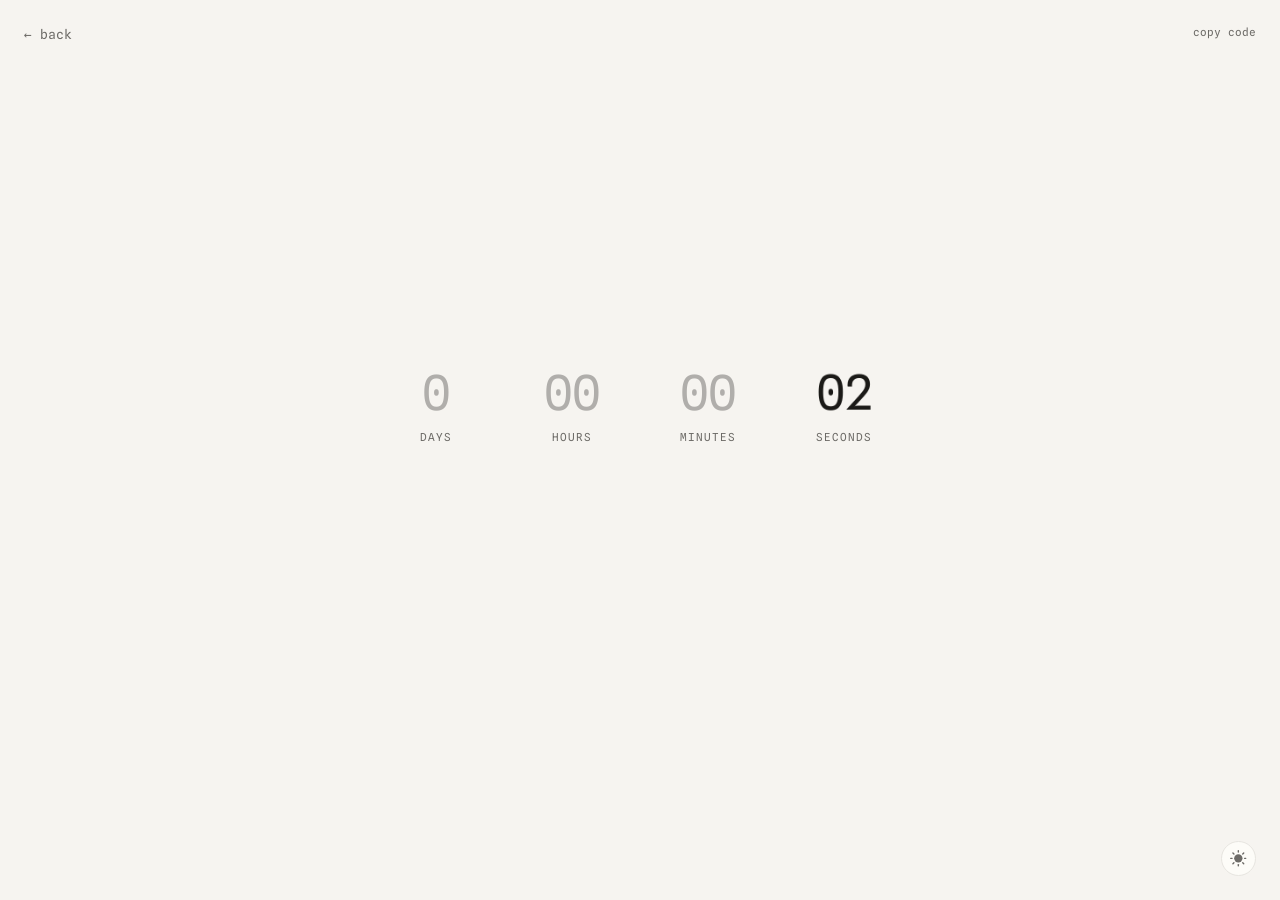
<file: animations/countdown/index.html>
<!DOCTYPE html>
<html lang="en">
<head>
  <meta charset="UTF-8">
  <meta name="viewport" content="width=device-width, initial-scale=1.0">
  <title>Countdown · mihneaptu/lab</title>

  <!-- What this page is, for search results and for the card that gets
       drawn when someone drops the link in a chat. Without these a link
       to a page whose whole point is how it MOVES arrives as bare text. -->
  <meta name="description" content="The handoff when a countdown lands: the digits lift away one cell at a time, the frame fades behind them, and the message rises into the space they leave.">
  <link rel="canonical" href="https://mihneaptu.github.io/lab/animations/countdown/">

  <meta property="og:type" content="website">
  <meta property="og:site_name" content="mihneaptu/lab">
  <meta property="og:title" content="Countdown">
  <meta property="og:description" content="The handoff when a countdown lands: the digits lift away one cell at a time, the frame fades behind them, and the message rises into the space they leave.">
  <meta property="og:url" content="https://mihneaptu.github.io/lab/animations/countdown/">
  <meta property="og:image" content="https://mihneaptu.github.io/lab/og.png">
  <meta name="twitter:card" content="summary_large_image">

  <!-- Paints the browser's own chrome to match the page it frames.
       Both values are --paper from tokens.css, one per sky. -->
  <meta name="theme-color" content="#f6f4f0" media="(prefers-color-scheme: light)">
  <meta name="theme-color" content="#13120f" media="(prefers-color-scheme: dark)">
  <link rel="icon" type="image/svg+xml" href="../../favicon.svg">

  <!-- Mono is what the clock is set in, and the clock is what paints
       first, so mono is what gets preloaded. The message is in the body
       face — but it's hidden until the handoff lands, so preloading
       Instrument Sans here would fetch 30 KB that nothing on the first
       screen renders in. It has the whole countdown to arrive. -->
  <link rel="preload" href="../../fonts/spline-sans-mono.woff2" as="font" type="font/woff2" crossorigin>
  <link rel="stylesheet" href="../../styles/fonts.css">

  <!-- Sets the theme BEFORE the page paints, so there's no flash of the
       wrong colors. Your last choice wins; otherwise the OS preference. -->
  <script>
    /* Storage access can throw outright, not just come back empty: a
       locked-down profile or a blocked third-party context refuses the
       read. An uncaught throw here would abort this script and leave the
       page dressed in the wrong sky before it ever paints, so the OS
       preference stands in. Scoped in an IIFE to keep the head clean. */
    (() => {
      let saved = null;
      try { saved = localStorage.getItem("theme"); } catch {}
      document.documentElement.dataset.theme =
        saved || (matchMedia("(prefers-color-scheme: dark)").matches ? "dark" : "light");
    })();
  </script>

  <link rel="stylesheet" href="../../styles/tokens.css">
  <link rel="stylesheet" href="../../styles/base.css">

  <link rel="stylesheet" href="styles.css">
</head>
<body>

  <a class="back-link" href="../../index.html">&larr; back</a>
  <!-- A standalone, dependency-free version of this exhibit lives in
       code.html; copy-code.js turns this link into a clipboard button. -->
  <a class="copy-code" href="code.html">copy code</a>

  <!-- The theme switch, the sun-moon exhibit's morph in miniature and
       icon-only: the icon IS the current sky. CSS keys the poses off
       <html data-theme>, so flipping the theme plays the animation. -->
  <button class="theme-toggle theme-toggle--corner" type="button" aria-label="Switch color theme">
    <svg class="tt-sky" viewBox="0 0 24 24" aria-hidden="true">
      <mask id="tt-crescent">
        <rect x="0" y="0" width="24" height="24" fill="white" />
        <circle class="tt-bite" cx="33" cy="10.5" r="9" fill="black" />
      </mask>
      <g mask="url(#tt-crescent)">
        <g class="tt-rays" stroke="currentColor" stroke-width="2" stroke-linecap="round">
          <line x1="12" y1="1"     x2="12"    y2="3" />
          <line x1="12" y1="21"    x2="12"    y2="23" />
          <line x1="1"  y1="12"    x2="3"     y2="12" />
          <line x1="21" y1="12"    x2="23"    y2="12" />
          <line x1="4.22"  y1="4.22"  x2="5.64"  y2="5.64" />
          <line x1="18.36" y1="18.36" x2="19.78" y2="19.78" />
          <line x1="4.22"  y1="19.78" x2="5.64"  y2="18.36" />
          <line x1="18.36" y1="5.64"  x2="19.78" y2="4.22" />
        </g>
        <circle class="tt-disc" cx="12" cy="12" r="6" fill="currentColor" />
      </g>
    </svg>
  </button>

  <!-- The celebration's canvas, shared by all three of them. Fixed over
       the whole viewport and outside <main>, because none of them is
       thrown from the exhibit's box: the confetti fires two cannons in
       from off-screen left and right, and the fireworks and the balloons
       both come up from below the floor. Each needs the paper's full
       width and height to cross. pointer-events: none in the stylesheet
       keeps it from swallowing clicks on the way. -->
  <canvas class="cd-fx" aria-hidden="true"></canvas>

  <main class="cd-stage">
    <!-- The exhibit needs no visible title, but its outline does: a page
         with no h1 gives anyone navigating by headings nothing to land on. -->
    <h1 class="visually-hidden">Countdown</h1>

    <!-- The two faces of this page — the count, and what it was counting
         to — stacked in ONE grid cell rather than swapped with display.

         Two things fall out of that. The cell sizes itself to the taller
         of the two, and the resting one is hidden with visibility (which
         still reserves its space) rather than display (which doesn't) —
         so the handoff never resizes the page and the replay button
         underneath never moves, with no hardcoded height anywhere to
         keep in step with the type. And a visibility/opacity swap can be
         animated, where a display swap can only ever snap. -->
    <div class="cd-slot">
      <!-- The countdown's face. Kept as a box of its own around the clock
           rather than folded into it, because the handoff runs on two
           clocks: the digits inside lift away one cell after another,
           and THIS is what fades a beat later, once they have gone. Two
           timelines need two elements. -->
      <div class="cd-face">
        <!-- One grid, four cells, hairline gaps showing the frame's color
             through — so the "borders" between units are the container
             itself, and there are no double lines to reconcile at the
             corners.

             Each cell's contents are wrapped in a .cd-stack because the
             handoff lifts the DIGITS while the frame around them stays
             put and fades on its own clock. Two things on two timelines
             need two elements; animating the cell would drag its
             background along with them.

             aria-hidden, with the live region below carrying the real
             reading: a screen reader announcing four separately-updating
             numbers once a second is unusable, and "07" on its own means
             nothing anyway. -->
        <div class="cd-clock" aria-hidden="true">
          <div class="cd-unit"><div class="cd-stack"><div class="cd-num" data-unit="d">0</div><div class="cd-name">Days</div></div></div>
          <div class="cd-unit"><div class="cd-stack"><div class="cd-num" data-unit="h">00</div><div class="cd-name">Hours</div></div></div>
          <div class="cd-unit"><div class="cd-stack"><div class="cd-num" data-unit="m">00</div><div class="cd-name">Minutes</div></div></div>
          <div class="cd-unit"><div class="cd-stack"><div class="cd-num" data-unit="s">00</div><div class="cd-name">Seconds</div></div></div>
        </div>
      </div>

      <!-- Written by script.js at the moment of arrival, from the chosen
           occasion's sentence. Not filled at load, because that choice
           can change between one handoff and the next. -->
      <p class="cd-message"></p>
    </div>

    <!-- The count, in words, for anyone not reading the grid. -->
    <p class="cd-reading visually-hidden" role="status"></p>

    <!-- The exhibit plays itself once on arrival and then rests on the
         ending. This is how you see it again. It says plainly what it
         does, so the button is never a mystery box. -->
    <button class="cd-replay" type="button">replay the handoff</button>

    <!-- Which occasion the arrival is for: it decides the celebration
         thrown and the sentence landed on, and nothing else. Three words,
         and they are the only control on this page besides the button
         above them.

         This block briefly carried a date field and a message field too,
         so a visitor could point the countdown at their own day and write
         their own line. Both are gone, and the reason is worth stating so
         nobody adds them back by reflex: they were CONFIGURATION on a
         page whose subject is an ANIMATION. Anyone who wants their own
         date and their own sentence copies the code, where they are the
         first two things in the file (MONTH, DAY and MESSAGE at the top
         of code.html). What stays here is the part you cannot get by
         reading the source: seeing the three endings play.

         Real radios rather than buttons with aria: a radiogroup is
         exactly what this is, and using the real thing buys arrow-key
         navigation, the roving tabstop, and the right announcement
         without a line of script.

         The inputs are hidden the same way the page's <h1> is — off
         screen but still focusable and still in the accessibility tree —
         and the labels are what you actually see. A label is already a
         click target for its input, so no handler is needed to make the
         words work. -->
    <p class="cd-themes" role="radiogroup" aria-label="Celebration">
      <input class="cd-theme-input visually-hidden" type="radio" name="cd-theme"
             id="cd-theme-birthday" value="birthday">
      <label class="cd-theme-label" for="cd-theme-birthday">birthday</label>
      <input class="cd-theme-input visually-hidden" type="radio" name="cd-theme"
             id="cd-theme-newyear" value="newyear">
      <label class="cd-theme-label" for="cd-theme-newyear">new year</label>
      <input class="cd-theme-input visually-hidden" type="radio" name="cd-theme"
             id="cd-theme-launch" value="launch">
      <label class="cd-theme-label" for="cd-theme-launch">launch</label>
      <!-- The rule that slides between the words. Decorative, and hidden
           from the accessibility tree so the radiogroup a screen reader
           reads holds three radios and nothing else — which word is chosen
           is already carried by the radio's own state. script.js measures
           and positions it; styles.css says what it looks like. -->
      <span class="cd-mark" aria-hidden="true"></span>
    </p>
  </main>

  <script src="script.js"></script>
  <script src="../../scripts/theme.js"></script>
  <script src="../../scripts/haptics.js"></script>
  <script src="../../scripts/copy-code.js"></script>

</body>
</html>
</file>
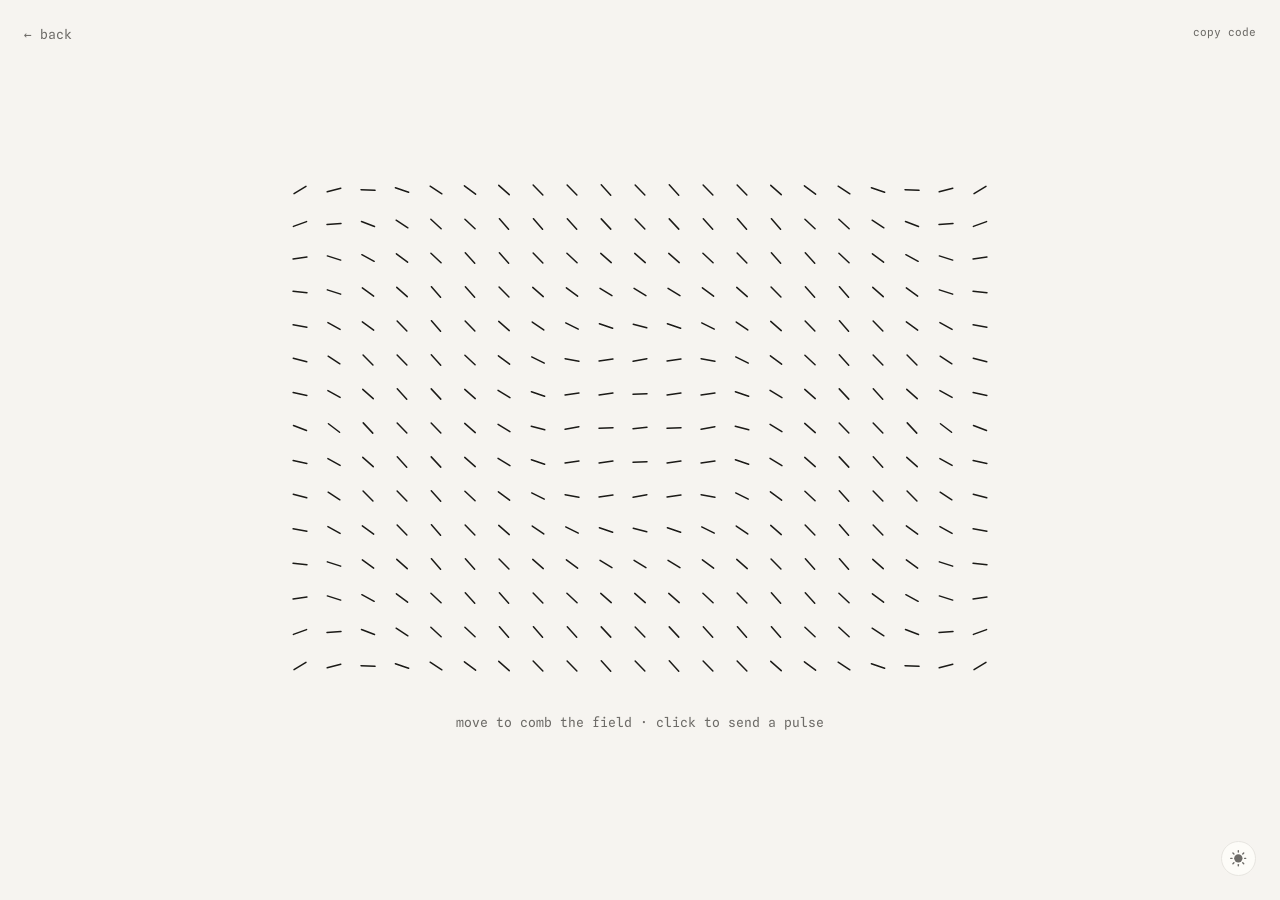
<file: animations/iron-filings/index.html>
<!DOCTYPE html>
<html lang="en">
<head>
  <meta charset="UTF-8">
  <meta name="viewport" content="width=device-width, initial-scale=1.0">
  <title>Iron filings &middot; mihneaptu/lab</title>
  <link rel="icon" type="image/svg+xml" href="../../favicon.svg">

  <!-- What this page is, for search results and for the card that gets
       drawn when someone drops the link in a chat. Without these a link
       to a page whose whole point is how it MOVES arrives as bare text. -->
  <meta name="description" content="A field of filings that turn to face the pointer, each on its own spring, so a wave of rotation trails behind the cursor.">
  <link rel="canonical" href="https://mihneaptu.github.io/lab/animations/iron-filings/">

  <meta property="og:type" content="website">
  <meta property="og:site_name" content="mihneaptu/lab">
  <meta property="og:title" content="Iron filings">
  <meta property="og:description" content="A field of filings that turn to face the pointer, each on its own spring, so a wave of rotation trails behind the cursor.">
  <meta property="og:url" content="https://mihneaptu.github.io/lab/animations/iron-filings/">
  <meta property="og:image" content="https://mihneaptu.github.io/lab/og.png">
  <meta name="twitter:card" content="summary_large_image">

  <!-- Paints the browser's own chrome to match the page it frames.
       Both values are --paper from tokens.css, one per sky. -->
  <meta name="theme-color" content="#f6f4f0" media="(prefers-color-scheme: light)">
  <meta name="theme-color" content="#13120f" media="(prefers-color-scheme: dark)">

  <!-- The three faces, served from this repo rather than from a third
       party. Only what a page actually sets text in is downloaded.

       Every word here (the corner chrome, the hint) is mono, so mono is
       what gets preloaded: a font reached only through a stylesheet is
       not discovered until that stylesheet has been parsed. -->
  <link rel="preload" href="../../fonts/spline-sans-mono.woff2" as="font" type="font/woff2" crossorigin>
  <link rel="stylesheet" href="../../styles/fonts.css">

  <script>
    /* Storage access can throw outright, not just come back empty: a
       locked-down profile or a blocked third-party context refuses the
       read. An uncaught throw here would abort this script and leave the
       page dressed in the wrong sky before it ever paints, so the OS
       preference stands in. Scoped in an IIFE to keep the head clean. */
    (() => {
      let saved = null;
      try { saved = localStorage.getItem("theme"); } catch {}
      document.documentElement.dataset.theme =
        saved || (matchMedia("(prefers-color-scheme: dark)").matches ? "dark" : "light");
    })();
  </script>

  <link rel="stylesheet" href="../../styles/tokens.css">
  <link rel="stylesheet" href="../../styles/base.css">
  <link rel="stylesheet" href="styles.css">
</head>
<body>

  <a class="back-link" href="../../index.html">&larr; back</a>
  <!-- A standalone, dependency-free version of this exhibit lives in
       code.html; copy-code.js turns this link into a clipboard button. -->
  <a class="copy-code" href="code.html">copy code</a>

  <!-- The theme switch, the sun-moon exhibit's morph in miniature and
       icon-only: the icon IS the current sky. CSS keys the poses off
       <html data-theme>, so flipping the theme plays the animation. -->
  <button class="theme-toggle theme-toggle--corner" type="button" aria-label="Switch color theme">
    <svg class="tt-sky" viewBox="0 0 24 24" aria-hidden="true">
      <mask id="tt-crescent">
        <rect x="0" y="0" width="24" height="24" fill="white" />
        <circle class="tt-bite" cx="33" cy="10.5" r="9" fill="black" />
      </mask>
      <g mask="url(#tt-crescent)">
        <g class="tt-rays" stroke="currentColor" stroke-width="2" stroke-linecap="round">
          <line x1="12" y1="1"     x2="12"    y2="3" />
          <line x1="12" y1="21"    x2="12"    y2="23" />
          <line x1="1"  y1="12"    x2="3"     y2="12" />
          <line x1="21" y1="12"    x2="23"    y2="12" />
          <line x1="4.22"  y1="4.22"  x2="5.64"  y2="5.64" />
          <line x1="18.36" y1="18.36" x2="19.78" y2="19.78" />
          <line x1="4.22"  y1="19.78" x2="5.64"  y2="18.36" />
          <line x1="18.36" y1="5.64"  x2="19.78" y2="4.22" />
        </g>
        <circle class="tt-disc" cx="12" cy="12" r="6" fill="currentColor" />
      </g>
    </svg>
  </button>

  <main class="filings-stage">
    <!-- The exhibit needs no visible title, but its outline does: a page
         with no h1 gives anyone navigating by headings nothing to land on. -->
    <h1 class="visually-hidden">Iron filings</h1>

    <!-- One canvas, a few hundred strokes. Every stroke is a separate
         spring, which is the whole exhibit; drawing them as DOM nodes
         would spend the frame budget on layout instead of on physics. -->
    <canvas class="filings" role="img"
            aria-label="A field of short strokes that turn to face the pointer."></canvas>

    <p class="filings-hint">move to comb the field &middot; click to send a pulse</p>
  </main>

  <script src="script.js"></script>
  <script src="../../scripts/theme.js"></script>
  <script src="../../scripts/haptics.js"></script>
  <script src="../../scripts/copy-code.js"></script>

</body>
</html>
</file>
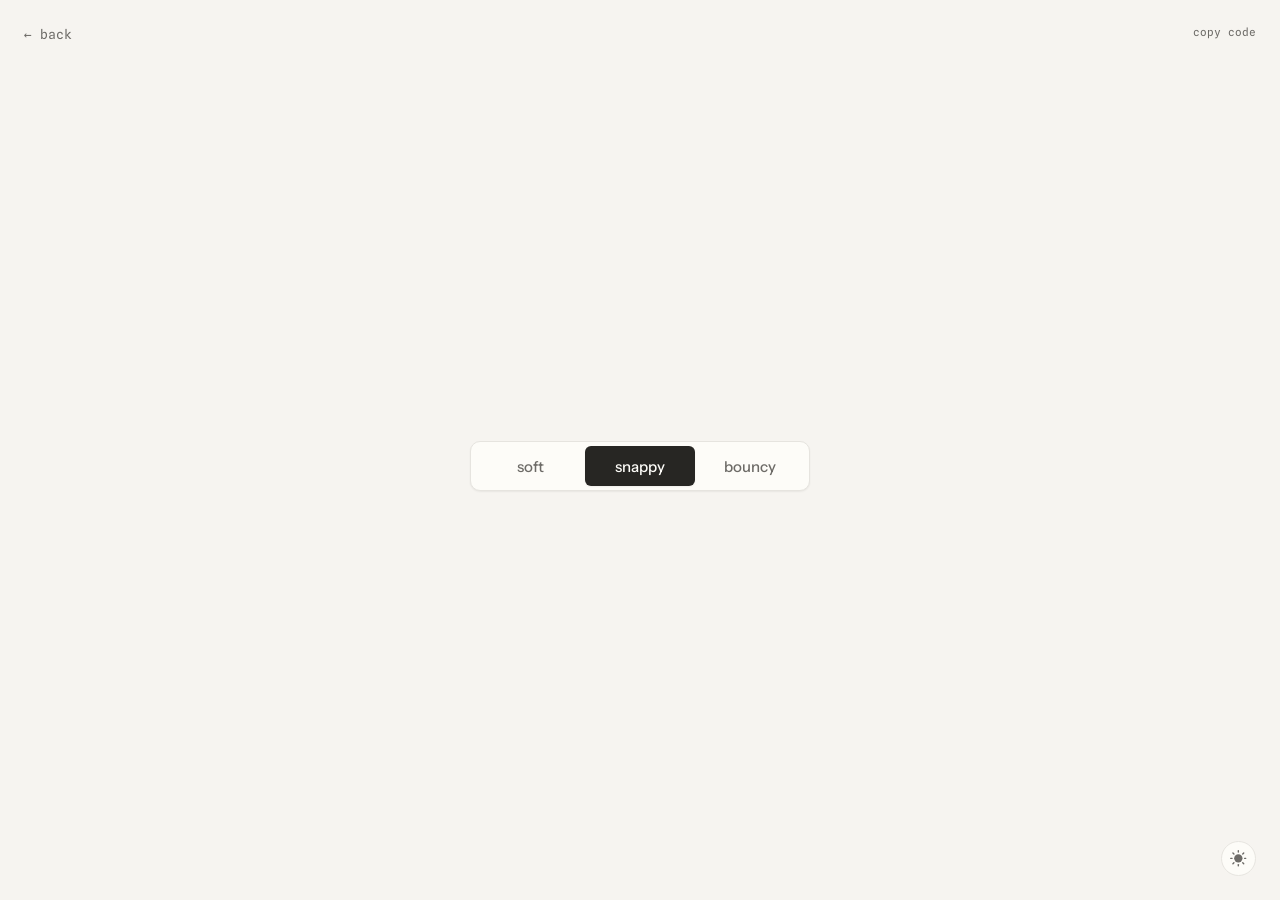
<file: animations/segmented-control/index.html>
<!DOCTYPE html>
<html lang="en">
<head>
  <meta charset="UTF-8">
  <meta name="viewport" content="width=device-width, initial-scale=1.0">
  <title>Segmented control · mihneaptu/lab</title>

  <!-- What this page is, for search results and for the card that gets
       drawn when someone drops the link in a chat. Without these a link
       to a page whose whole point is how it MOVES arrives as bare text. -->
  <meta name="description" content="A thumb riding a spring: click, drag, or fling it, and the segments retune the physics itself.">
  <link rel="canonical" href="https://mihneaptu.github.io/lab/animations/segmented-control/">

  <meta property="og:type" content="website">
  <meta property="og:site_name" content="mihneaptu/lab">
  <meta property="og:title" content="Segmented control">
  <meta property="og:description" content="A thumb riding a spring: click, drag, or fling it, and the segments retune the physics itself.">
  <meta property="og:url" content="https://mihneaptu.github.io/lab/animations/segmented-control/">
  <meta property="og:image" content="https://mihneaptu.github.io/lab/og.png">
  <meta name="twitter:card" content="summary_large_image">

  <!-- Paints the browser's own chrome to match the page it frames.
       Both values are --paper from tokens.css, one per sky. -->
  <meta name="theme-color" content="#f6f4f0" media="(prefers-color-scheme: light)">
  <meta name="theme-color" content="#13120f" media="(prefers-color-scheme: dark)">
  <link rel="icon" type="image/svg+xml" href="../../favicon.svg">

  <!-- The three faces, served from this repo rather than from a third
       party. Only what a page actually sets text in is downloaded, so an
       exhibit still pays for two files, not three. The body font is
       preloaded: a font reached only through a stylesheet is not
       discovered until that stylesheet has been parsed. -->
  <link rel="preload" href="../../fonts/instrument-sans.woff2" as="font" type="font/woff2" crossorigin>
  <link rel="stylesheet" href="../../styles/fonts.css">

  <!-- Sets the theme BEFORE the page paints, so there's no flash of the
       wrong colors. Your last choice wins; otherwise the OS preference. -->
  <script>
    /* Storage access can throw outright, not just come back empty: a
       locked-down profile or a blocked third-party context refuses the
       read. An uncaught throw here would abort this script and leave the
       page dressed in the wrong sky before it ever paints, so the OS
       preference stands in. Scoped in an IIFE to keep the head clean. */
    (() => {
      let saved = null;
      try { saved = localStorage.getItem("theme"); } catch {}
      document.documentElement.dataset.theme =
        saved || (matchMedia("(prefers-color-scheme: dark)").matches ? "dark" : "light");
    })();
  </script>

  <link rel="stylesheet" href="../../styles/tokens.css">
  <link rel="stylesheet" href="../../styles/base.css">

  <link rel="stylesheet" href="styles.css">
</head>
<body>

  <a class="back-link" href="../../index.html">&larr; back</a>

  <!-- The theme switch, the sun-moon exhibit's morph in miniature and
       icon-only: the icon IS the current sky. CSS keys the poses off
       <html data-theme>, so flipping the theme plays the animation. -->
  <button class="theme-toggle theme-toggle--corner" type="button" aria-label="Switch color theme">
    <svg class="tt-sky" viewBox="0 0 24 24" aria-hidden="true">
      <mask id="tt-crescent">
        <rect x="0" y="0" width="24" height="24" fill="white" />
        <circle class="tt-bite" cx="33" cy="10.5" r="9" fill="black" />
      </mask>
      <g mask="url(#tt-crescent)">
        <g class="tt-rays" stroke="currentColor" stroke-width="2" stroke-linecap="round">
          <line x1="12" y1="1"     x2="12"    y2="3" />
          <line x1="12" y1="21"    x2="12"    y2="23" />
          <line x1="1"  y1="12"    x2="3"     y2="12" />
          <line x1="21" y1="12"    x2="23"    y2="12" />
          <line x1="4.22"  y1="4.22"  x2="5.64"  y2="5.64" />
          <line x1="18.36" y1="18.36" x2="19.78" y2="19.78" />
          <line x1="4.22"  y1="19.78" x2="5.64"  y2="18.36" />
          <line x1="18.36" y1="5.64"  x2="19.78" y2="4.22" />
        </g>
        <circle class="tt-disc" cx="12" cy="12" r="6" fill="currentColor" />
      </g>
    </svg>
  </button>
  <!-- A standalone, dependency-free version of this exhibit lives in
       code.html; copy-code.js turns this link into a clipboard button. -->
  <a class="copy-code" href="code.html">copy code</a>

  <main class="seg-specimen">
    <!-- The exhibit needs no visible title, but its outline does: the
         radiogroup is the page's one landmark, and a main with no h1 is
         a skipped level for anyone navigating by headings. -->
    <h1 class="visually-hidden">Segmented control</h1>

    <!-- A radiogroup with roving tabindex: arrows move selection AND
         focus together, Home/End jump to the ends, and each segment is
         a real button so Space/Enter work for free. -->
    <div class="seg" role="radiogroup" aria-label="Spring preset">
      <div class="seg-thumb" aria-hidden="true"></div>
      <button class="seg-option" type="button" role="radio"
              aria-checked="false" tabindex="-1">soft</button>
      <button class="seg-option" type="button" role="radio"
              aria-checked="true" tabindex="0">snappy</button>
      <button class="seg-option" type="button" role="radio"
              aria-checked="false" tabindex="-1">bouncy</button>
    </div>
  </main>

  <script src="script.js"></script>
  <script src="../../scripts/theme.js"></script>
  <script src="../../scripts/haptics.js"></script>
  <script src="../../scripts/copy-code.js"></script>

</body>
</html>
</file>
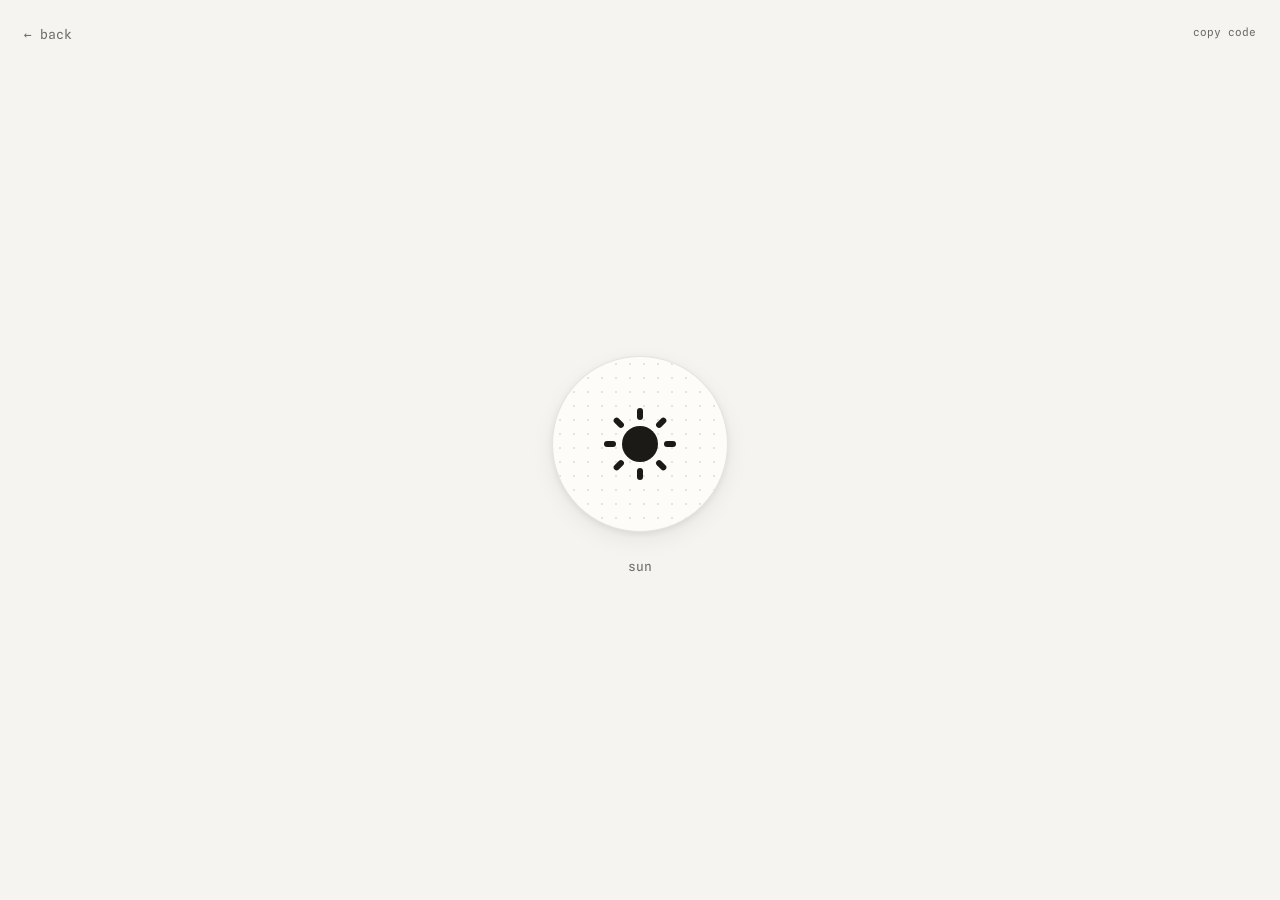
<file: animations/sun-moon/index.html>
<!DOCTYPE html>
<html lang="en">
<head>
  <meta charset="UTF-8">
  <meta name="viewport" content="width=device-width, initial-scale=1.0">
  <title>Sun to moon · mihneaptu/lab</title>

  <!-- What this page is, for search results and for the card that gets
       drawn when someone drops the link in a chat. Without these a link
       to a page whose whole point is how it MOVES arrives as bare text. -->
  <meta name="description" content="A sun that morphs into a moon on click, with the rays and stars on springs.">
  <link rel="canonical" href="https://mihneaptu.github.io/lab/animations/sun-moon/">

  <meta property="og:type" content="website">
  <meta property="og:site_name" content="mihneaptu/lab">
  <meta property="og:title" content="Sun to moon">
  <meta property="og:description" content="A sun that morphs into a moon on click, with the rays and stars on springs.">
  <meta property="og:url" content="https://mihneaptu.github.io/lab/animations/sun-moon/">
  <meta property="og:image" content="https://mihneaptu.github.io/lab/og.png">
  <meta name="twitter:card" content="summary_large_image">

  <!-- Paints the browser's own chrome to match the page it frames.
       Both values are --paper from tokens.css, one per sky. -->
  <meta name="theme-color" content="#f6f4f0" media="(prefers-color-scheme: light)">
  <meta name="theme-color" content="#13120f" media="(prefers-color-scheme: dark)">
  <link rel="icon" type="image/svg+xml" href="../../favicon.svg">

  <!-- The three faces, served from this repo rather than from a third
       party. Only what a page actually sets text in is downloaded, so an
       exhibit pays for one file here, not three.

       Every word on this page (the corner chrome, the sun/moon label) is
       mono, so mono is what gets preloaded. Preloading the body font
       instead would fetch 30 KB nothing on the page ever renders in. -->
  <link rel="preload" href="../../fonts/spline-sans-mono.woff2" as="font" type="font/woff2" crossorigin>
  <link rel="stylesheet" href="../../styles/fonts.css">

  <!-- Sets the theme BEFORE the page paints, so there's no flash of the
       wrong colors. Your last choice wins; otherwise the OS preference. -->
  <script>
    /* Storage access can throw outright, not just come back empty: a
       locked-down profile or a blocked third-party context refuses the
       read. An uncaught throw here would abort this script and leave the
       page dressed in the wrong sky before it ever paints, so the OS
       preference stands in. Scoped in an IIFE to keep the head clean. */
    (() => {
      let saved = null;
      try { saved = localStorage.getItem("theme"); } catch {}
      document.documentElement.dataset.theme =
        saved || (matchMedia("(prefers-color-scheme: dark)").matches ? "dark" : "light");
    })();
  </script>

  <link rel="stylesheet" href="../../styles/tokens.css">
  <link rel="stylesheet" href="../../styles/base.css">

  <link rel="stylesheet" href="styles.css">
</head>
<body>

  <a class="back-link" href="../../index.html">&larr; back</a>
  <!-- A standalone, dependency-free version of this exhibit lives in
       code.html; copy-code.js turns this link into a clipboard button. -->
  <a class="copy-code" href="code.html">copy code</a>

  <main class="sky-specimen">
    <!-- Not just a demo: this button is the page's real theme switch.
         Sun = light theme, moon = dark theme, saved the same way the
         header toggle on other pages saves it (localStorage), so the
         choice follows you around the lab. -->
    <button
      class="sky-toggle"
      type="button"
      aria-pressed="false"
      aria-label="Switch color theme"
    >
      <svg class="sky-icon" viewBox="0 0 24 24" aria-hidden="true">
        <mask id="crescent-mask" maskUnits="userSpaceOnUse" x="-3" y="-3" width="30" height="30">
          <!-- White = keep, black = punch out. The white rect runs 3
               units PAST the viewBox on every side (and the mask's own
               painting region is widened to match — left alone it hugs
               the drawing's box and clips there instead): the ray caps
               touch the viewBox edge exactly at rest, so the cursor
               jiggle and the sunrise overshoot carry them across it,
               and a 24x24 rect sliced every crossing tip flat — the
               rays bounced off an invisible box. Jiggle travel tops
               out around 1.5 units; 3 is a comfortable margin.
               The bite circle waits off the right edge at cx=36, its
               hole clear of the widened rect so it can't clip the
               right ray even mid-jiggle.
               The bite is nearly as big as the swollen disc (r=9 vs
               r=10.5) on purpose: crescent thickness is what's LEFT
               between two circle edges, so a small bite can only carve
               a fat stub — a slim crescent needs a near-twin circle
               shifted slightly off center. -->
          <rect x="-3" y="-3" width="30" height="30" fill="white" />
          <circle class="bite" cx="36" cy="10.5" r="9" fill="black" />
        </mask>

        <!-- One mask over the whole drawing, and the rays BEFORE the
             disc so they render underneath it. Both choices serve the
             swallow: rays shrinking toward the center slip in behind
             the disc (same color, so the overlap is invisible), and
             the mask makes sure the bite's hole doesn't become a
             window that shows the swallowed rays hiding inside. -->
        <g mask="url(#crescent-mask)">
          <g class="rays" stroke="currentColor" stroke-width="2" stroke-linecap="round">
            <line x1="12" y1="1"     x2="12"    y2="3" />
            <line x1="12" y1="21"    x2="12"    y2="23" />
            <line x1="1"  y1="12"    x2="3"     y2="12" />
            <line x1="21" y1="12"    x2="23"    y2="12" />
            <line x1="4.22"  y1="4.22"  x2="5.64"  y2="5.64" />
            <line x1="18.36" y1="18.36" x2="19.78" y2="19.78" />
            <line x1="4.22"  y1="19.78" x2="5.64"  y2="18.36" />
            <line x1="18.36" y1="5.64"  x2="19.78" y2="4.22" />
          </g>

          <circle class="disc" cx="12" cy="12" r="6" fill="currentColor" />
        </g>

        <!-- Two tiny stars for the moon's sky. These coordinates are
             their SKY positions, in the hollow the bite carves out;
             at rest CSS translates them home, inside the crescent's
             flesh, where they hide ink-on-ink. They live OUTSIDE the
             masked group on purpose: the hollow is exactly where the
             mask punches the drawing away, so inside the group they'd
             be erased too. -->
        <g class="stars" fill="currentColor">
          <!-- Each star sits in a .star-jig group because the cursor
               physics (the script below) shakes the WRAPPER, while the
               star's own transform belongs to the flight in and out of
               the crescent — nested transforms compose instead of
               fighting over one property. -->
          <g class="star-jig"><circle class="star star-1" cx="18.6" cy="7.2" r="0.9" /></g>
          <g class="star-jig"><circle class="star star-2" cx="20.8" cy="12.6" r="0.6" /></g>
        </g>
      </svg>
    </button>

    <!-- aria-hidden: the button's label already tells the whole story;
         announcing this too would say everything twice. -->
    <p class="sky-label" aria-hidden="true">sun</p>
  </main>

  <script src="script.js"></script>
  <script src="../../scripts/haptics.js"></script>
  <script src="../../scripts/copy-code.js"></script>

</body>
</html>
</file>
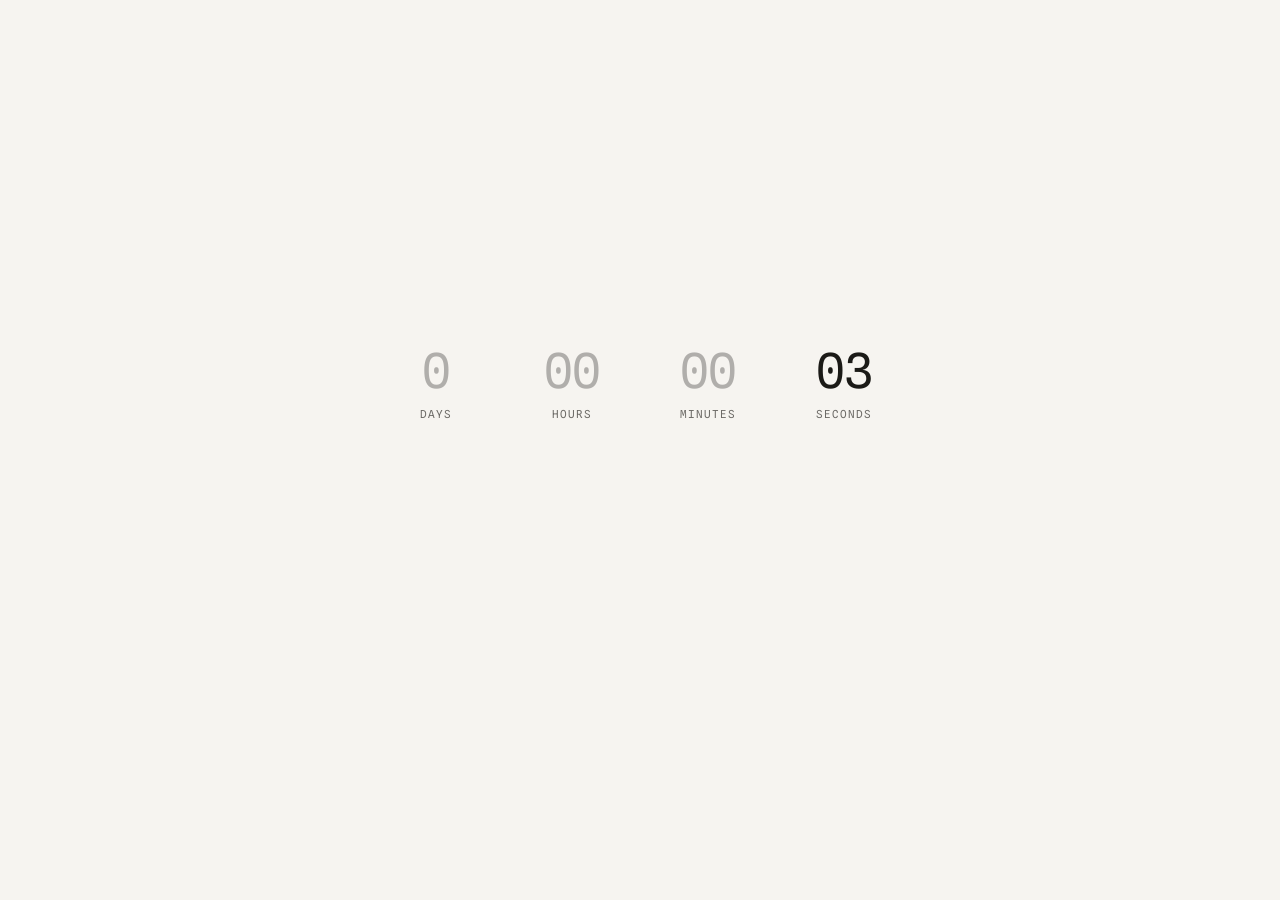
<file: animations/countdown/code.html>
<!DOCTYPE html>
<html lang="en">
<head>
<meta charset="UTF-8">
<meta name="viewport" content="width=device-width, initial-scale=1.0">
<title>Countdown</title>

<!-- The countdown handoff, standalone — from mihneaptu.github.io/lab (MIT).

     A clock runs out, and the page hands itself over to what it was
     counting to: the digits lift away one cell after another, the frame
     they sat in fades behind them, and the message rises into the space
     they leave. Then the celebration, in whichever of three currencies
     the chosen occasion deals in — balloons, fireworks, or confetti.

     This is the whole exhibit, not a cut-down of it. The three words
     under the button pick the ending; the button plays it again. Only the
     lab's own page chrome is missing: the back link, the copy button, and
     the light/dark switch, none of which belong to the component.

     TWO THINGS TO SET, both at the top of the script:

       SECONDS      how long the clock runs before it hands off
       ANNIVERSARY  null for the version you see here, which is the ending
                    on repeat — or a month and a day to make it a real
                    countdown to that date, with the button rehearsing the
                    ending whenever you want to see it early

     Every color and size is an inlined design token: retune :root and
     everything follows. Light theme only — the exhibit reads its palette
     back out of the page so the one confetti colour that is INK can flip
     with the sky, and that machinery needs a page with two skies. On a
     dark background, make --confetti-6 near-white or a sixth of every
     burst is invisible. -->

<link rel="preconnect" href="https://fonts.googleapis.com">
<link rel="preconnect" href="https://fonts.gstatic.com" crossorigin>
<link href="https://fonts.googleapis.com/css2?family=Spline+Sans+Mono:wght@400&display=swap" rel="stylesheet">

<style>
  :root {
    --paper: oklch(0.967 0.005 85);      /* page background */
    --ink: oklch(0.218 0.006 85);
    --ink-muted: oklch(0.528 0.007 85);  /* unit labels, the date, the
                                            unchosen words */
    --line-strong: oklch(0.756 0.007 85);/* the rule under the chosen word */
    --accent: oklch(0.269 0.006 85);     /* focus rings */
    --font-mono: "Spline Sans Mono", Consolas, monospace;
    /* The message is deliberately NOT a webfont: the look is weight 300,
       and the lightest sans guaranteed to be on hand is the one already
       installed. Swap in your own light face if you have one. */
    --font-message: ui-sans-serif, system-ui, -apple-system, "Segoe UI", sans-serif;

    /* The confetti, read back out of the cascade by the script. Five hues
       and one near-black. */
    --confetti-1: #e2725b;
    --confetti-2: #e8a33d;
    --confetti-3: #5b8fd9;
    --confetti-4: #d4739e;
    --confetti-5: #5fb894;
    --confetti-6: oklch(0.247 0.006 85);
  }

  * { box-sizing: border-box; }

  body {
    margin: 0;
    min-height: 100vh;  /* fallback for browsers without dvh */
    min-height: 100dvh; /* the VISIBLE viewport on mobile — 100vh includes
                           the space behind the retractable URL bar */
    display: grid;
    place-content: center;
    justify-items: center;
    gap: 48px;
    padding: 64px 24px 32px;
    background: var(--paper);
    color: var(--ink);
    font-synthesis: none;
    -webkit-font-smoothing: antialiased;
  }

  /* The celebration's canvas, shared by all three of them. Fixed over the
     whole viewport, because none of them is thrown from the clock's box:
     the confetti fires two cannons in from off-screen left and right, and
     the fireworks and the balloons both come up from below the floor. */
  .cd-fx {
    position: fixed;
    inset: 0;
    z-index: 2;
    pointer-events: none;
  }

  /* Except for the balloons, which are the one celebration made of large,
     opaque, slow-moving bodies. One parked over the arrival sentence
     doesn't decorate it, it hides it. The value has to be NEGATIVE, not
     0: the page's contents are not positioned, and a positioned element
     sits above non-positioned content whatever its z-index. */
  body.fx-behind .cd-fx {
    z-index: -1;
  }

  /* One cell, two occupants. Both children are placed in it explicitly,
     so the cell is as tall as the taller of them and neither can shift
     the page when they trade places. */
  .cd-slot {
    display: grid;
    justify-items: center;
    align-items: center;
  }

  .cd-face,
  .cd-message { grid-area: 1 / 1; }

  /* visibility can't tween — it flips at one instant — so every rule
     below pairs it with the fade in the one arrangement that works:
     LEAVING, it is held back for the fade's full length so the element
     stays on screen the whole way out; ARRIVING, it flips at 0s so the
     fade has something visible to fade. */
  .cd-face { transition: opacity 320ms ease, visibility 0s; }

  .cd-message {
    opacity: 0;
    visibility: hidden;
    transition: opacity 320ms ease, visibility 0s linear 320ms;
  }

  body.is-done .cd-face {
    opacity: 0;
    visibility: hidden;
    transition: opacity 320ms ease, visibility 0s linear 320ms;
  }

  body.is-done .cd-message {
    opacity: 1;
    visibility: visible;
    transition: opacity 320ms ease, visibility 0s;
    animation: cd-rise 900ms cubic-bezier(0.16, 1, 0.3, 1) both;
  }

  /* Not a fade — the opacity above is that. This is the arrival: the
     message comes UP into the space the digits left. */
  @keyframes cd-rise {
    from { transform: translateY(16px) scale(0.96); }
    to   { transform: none; }
  }

  /* No card, no border, no surface: the readout sits directly on the
     paper. A frame here does nothing the four labels aren't already
     doing — it draws a picture of a clock instead of just being one.

     What a frame WOULD do, and still has to be done, is set the spacing.
     So the grid keeps its explicit width: left to shrink-wrap, the four
     columns collapse to just wider than a digit and the numbers bunch
     into the middle of the page. */
  .cd-clock {
    display: grid;
    grid-template-columns: repeat(4, 1fr);
    width: min(34rem, calc(100vw - 48px));
  }

  /* The number and its label are one centered column. Left alignment
     reads as a table of values; centered reads as four instruments side
     by side, which is what this is. */
  .cd-unit { text-align: center; }

  /* Spline Sans Mono is monospaced, so the digits are already tabular and
     the row never breathes in and out as the seconds tick. */
  .cd-num {
    font-family: var(--font-mono);
    font-size: clamp(2rem, 9vw, 3rem);
    font-weight: 400;
    line-height: 1;
    letter-spacing: -0.02em;
    font-variant-numeric: tabular-nums; /* for the fallback face, which
                                           may well be proportional */
    transition: color 600ms ease;
  }

  .cd-name {
    margin-top: 12px;
    font-family: var(--font-mono);
    font-size: 0.6875rem;
    letter-spacing: 0.1em;
    text-transform: uppercase;
    color: var(--ink-muted);
  }

  /* The final minute: everything but the seconds steps back, so the one
     number still doing anything is the one you're watching. Mixing toward
     the paper rather than reusing the label colour keeps the cell ranked
     instead of flattened. */
  body.is-final .cd-unit:not(:last-child) .cd-num {
    color: color-mix(in srgb, var(--ink) 32%, var(--paper));
  }

  /* Only written when an anniversary is set. It keeps a line of height
     either way, so turning one on doesn't shift the controls below. */
  .cd-date {
    margin: 32px 0 0;
    min-height: 21px;
    font-family: var(--font-mono);
    font-size: 0.8125rem;
    color: var(--ink-muted);
    text-align: center;
    text-wrap: balance;
  }

  /* The one expressive moment on the page, and a quiet one: this sentence
     arrives alone at 32px, and at that size the size IS the emphasis. */
  .cd-message {
    max-width: 20ch;
    font-family: var(--font-message);
    font-size: 2rem;
    font-weight: 300;
    line-height: 1.25;
    letter-spacing: -0.025em;
    text-align: center;
    text-wrap: balance;
  }

  /* Chrome that whispers: caption-plain at rest, underlining on hover so
     it admits to being a control the moment you reach for it. The padding
     grows a ~20px line of mono into a ~44px touch target and the negative
     margin hands the space straight back. */
  .cd-replay {
    padding: 12px 8px;
    margin: -12px -8px;
    border: 0;
    background: none;
    font-family: var(--font-mono);
    font-size: 0.8125rem;
    color: var(--ink-muted);
    cursor: pointer;
    transition: color 120ms ease, opacity 260ms ease, visibility 0s;
  }

  .cd-replay:hover {
    color: var(--ink);
    text-decoration: underline;
    text-decoration-thickness: 1px;
    text-underline-offset: 3px;
  }

  .cd-replay:focus-visible {
    outline: 2px solid var(--accent);
    outline-offset: 2px;
    border-radius: 2px;
  }

  /* While the ending is playing the controls step aside: they have
     nothing to offer until it lands, and a button sitting under the very
     performance it started is furniture competing for attention. They
     fade rather than vanishing, and keep their boxes, so the composition
     holds still. visibility rides along on purpose — an invisible button
     a keyboard can still tab to is a trap. */
  body.is-replaying .cd-replay,
  body.is-replaying .cd-themes {
    opacity: 0;
    visibility: hidden;
    transition: opacity 260ms ease, visibility 0s linear 260ms;
  }

  /* Which celebration the arrival throws. Word, not button: a pill here
     would out-shout the replay button above it and put a box on a page
     that has just cleared itself down to one sentence. */
  .cd-themes {
    position: relative;   /* anchors the travelling mark */
    display: flex;
    justify-content: center;
    gap: 24px;
    margin: -16px 0 0;    /* pulled up against the replay button */
    transition: opacity 260ms ease, visibility 0s;

    /* How far under the words their rule sits. Declared once, because two
       rules are drawn at this offset — the travelling mark and the
       per-label fallback — and they have to agree to the pixel. */
    --cd-mark-gap: 4px;
  }

  .cd-theme-label {
    position: relative;
    font-family: var(--font-mono);
    font-size: 0.8125rem;
    color: var(--ink-muted);
    cursor: pointer;
    user-select: none;
    -webkit-user-select: none;
    /* Grows a ~21px line into a ~45px touch target; the negative margin
       hands the space back, so the row stays the height it looks. Both
       halves only work because these are flex items and have therefore
       been blockified. */
    padding: 12px 4px;
    margin: -12px 0;
    transition: color 120ms ease;
  }

  @media (hover: hover) {
    .cd-theme-label:hover { color: var(--ink); }
  }

  .cd-theme-input:checked + .cd-theme-label { color: var(--ink); }

  /* The chosen word's rule with no script measuring: one per label, shown
     on the checked one. The script replaces this with a single rule for
     the whole row that SLIDES — but until it has measured, and if it
     never runs, the choice still has to be visible. */
  .cd-theme-label::after {
    content: "";
    position: absolute;
    top: calc(100% - 12px + var(--cd-mark-gap));
    left: 4px;    /* the word, not its touch target */
    right: 4px;
    height: 1px;
    background: var(--line-strong);
    opacity: 0;
  }

  .cd-theme-input:checked + .cd-theme-label::after { opacity: 1; }

  /* The outer two words wear half a rule, hanging off the outside — the
     same shape the travelling mark takes. 50% of the label's padding box
     is the word's midpoint, because the padding is even. */
  .cd-theme-input:first-of-type:checked + .cd-theme-label::after { right: 50%; }
  .cd-theme-input:last-of-type:checked + .cd-theme-label::after { left: 50%; }

  /* The travelling mark: ONE bar for the whole row, parked under whichever
     word is chosen and sliding across when another is picked. Choosing an
     occasion is a change of mind, not two unrelated events, and a rule
     that travels says so where a pair of crossfading underlines cannot.

     A real element rather than a pseudo-element fed by custom properties,
     and deliberately so: a transition cannot interpolate a value it
     reaches through a var(), so a mark built that way either freezes at
     its first measurement or arrives in one step. An ordinary width and
     transform have no such trouble. */
  .cd-mark {
    position: absolute;
    top: calc(100% + var(--cd-mark-gap));
    left: 0;
    width: 0;
    height: 1px;
    background: var(--line-strong);
    opacity: 0;   /* nothing to show until it has been measured */
  }

  .cd-themes.is-marked .cd-mark { opacity: 1; }

  /* With the row's own mark in place the per-label fallback stands down:
     two hairlines at the same offset would draw one twice as dark. */
  .cd-themes.is-marked .cd-theme-input:checked + .cd-theme-label::after {
    opacity: 0;
  }

  /* Movement is granted only once the mark has been measured against the
     face it will actually be drawn in. Both ends ride the same clock and
     the same ease: the left edge is carried by the transform, the right
     by the width, and they have to arrive together. */
  .cd-themes.mark-moves .cd-mark {
    transition: transform 280ms cubic-bezier(0.32, 0.72, 0, 1),
                width 280ms cubic-bezier(0.32, 0.72, 0, 1);
  }

  /* The input is off screen, so its focus ring has to be drawn by the
     label. Around the WORD, not around the touch target. */
  .cd-theme-input:focus-visible + .cd-theme-label::before {
    content: "";
    position: absolute;
    inset: 8px 0 4px;
    outline: 2px solid var(--accent);
    border-radius: 2px;
  }

  .visually-hidden {
    position: absolute;
    width: 1px;
    height: 1px;
    overflow: hidden;
    clip-path: inset(50%);
    white-space: nowrap;
  }

  /* Four columns of mono get tight fast: at the narrow end each one is
     about 90px, and "MINUTES" at the full label size wraps under its own
     number. */
  @media (max-width: 30rem) {
    .cd-name {
      font-size: 0.625rem;
      letter-spacing: 0.06em;
    }
  }

  /* If someone has asked their OS to reduce motion, honor it: everything
     still works, it just stops animating. The WAAPI half of the handoff
     is gated in the script instead — animations given explicit durations
     in JS never see this floor. */
  @media (prefers-reduced-motion: reduce) {
    *, *::before, *::after {
      transition-duration: 0.01ms !important;
      animation-duration: 0.01ms !important;
    }
    body.is-done .cd-message { animation: none; }
  }
</style>
</head>
<body>

<canvas class="cd-fx" aria-hidden="true"></canvas>

<div class="cd-slot">
  <!-- The clock's face. A box of its own around the grid, because the
       handoff runs on two clocks: the digits inside lift away one cell
       after another, and THIS is what fades a beat later, once they have
       gone. Two timelines need two elements.

       aria-hidden, with the live region below carrying the real reading:
       a screen reader announcing four separately-updating numbers once a
       second is unusable, and "07" on its own means nothing anyway. -->
  <div class="cd-face">
    <div class="cd-clock" aria-hidden="true">
      <div class="cd-unit"><div class="cd-stack"><div class="cd-num" data-unit="d">0</div><div class="cd-name">Days</div></div></div>
      <div class="cd-unit"><div class="cd-stack"><div class="cd-num" data-unit="h">00</div><div class="cd-name">Hours</div></div></div>
      <div class="cd-unit"><div class="cd-stack"><div class="cd-num" data-unit="m">00</div><div class="cd-name">Minutes</div></div></div>
      <div class="cd-unit"><div class="cd-stack"><div class="cd-num" data-unit="s">00</div><div class="cd-name">Seconds</div></div></div>
    </div>

    <!-- Written only when ANNIVERSARY is set. -->
    <p class="cd-date"></p>
  </div>

  <!-- Written at the moment of arrival, from the chosen occasion's
       sentence, because that choice can change between one ending and the
       next. -->
  <p class="cd-message"></p>
</div>

<!-- The count, in words, for anyone not reading the grid. -->
<p class="cd-reading visually-hidden" role="status"></p>

<button class="cd-replay" type="button">replay the handoff</button>

<!-- Which occasion the arrival is for: it decides the celebration thrown
     and the sentence landed on. Real radios rather than buttons with
     aria: a radiogroup is exactly what this is, and the real thing buys
     arrow-key navigation, the roving tabstop, and the right announcement
     without a line of script.

     The inputs are off screen but still focusable and still in the
     accessibility tree; the labels are what you see, and a label is
     already a click target for its input. -->
<p class="cd-themes" role="radiogroup" aria-label="Celebration">
  <input class="cd-theme-input visually-hidden" type="radio" name="cd-theme"
         id="cd-theme-birthday" value="birthday">
  <label class="cd-theme-label" for="cd-theme-birthday">birthday</label>
  <input class="cd-theme-input visually-hidden" type="radio" name="cd-theme"
         id="cd-theme-newyear" value="newyear">
  <label class="cd-theme-label" for="cd-theme-newyear">new year</label>
  <input class="cd-theme-input visually-hidden" type="radio" name="cd-theme"
         id="cd-theme-launch" value="launch">
  <label class="cd-theme-label" for="cd-theme-launch">launch</label>
  <!-- The rule that slides between the words. Decorative, and hidden from
       the accessibility tree so the radiogroup holds three radios and
       nothing else. -->
  <span class="cd-mark" aria-hidden="true"></span>
</p>

<script>
  (() => {
    "use strict";

    /* --- The two things to set --------------------------------------------

       SECONDS is how long the clock runs before it hands off. Four is
       enough to show the whole arc — the dimmed units, the pulse on the
       seconds, the digits leaving one cell after another — without making
       you sit through a wait to see it twice.

       ANNIVERSARY turns this into a real countdown instead. Give it a month
       and a day and the clock counts to that date, rolling to next year
       once the day has passed; the button then rehearses the ending with
       SECONDS whenever you want to see it early. Left null, the page IS the
       ending on repeat, which is what the exhibit shows.

       Months are zero-based, so 0 is January. */
    const SECONDS = 4;
    const ANNIVERSARY = null;   /* e.g. { month: 0, day: 1 } */

    const CELEBRATIONS = {
      /* Paper thrown in a room: two cannons from the edges, then a long
         thin fall. */
      confetti: {
        show: () => {
          cannons();
          later(() => shower(14), 400);
        },
        at: (x, y) => spawnConfettiBurst(x, y),
      },
      /* Shells thrown at a sky: they climb from below the floor, then
         bloom into one ring each — where you pointed, if you pointed. */
      fireworks: {
        show: () => fireworksShow(),
        at: (x, y) => launchShell(x, y),
      },
      /* The one celebration that goes UP and keeps going — released from
         below the floor, swaying, and gone off the top. */
      balloons: {
        show: () => balloonsShow(),
        at: (x, y) => releaseBalloons(3, x, y),
        behind: true,
      },
    };

    /* Which side of the message the celebration passes on.

       Confetti and sparks are small, fast, and gone: in FRONT is right for
       them, and the stylesheet's note says why — behind, they'd read as
       wallpaper rather than as something being thrown.

       Balloons are the opposite object. They are large, opaque, slow, and
       they LINGER; one parked over the arrival sentence doesn't decorate
       it, it covers it up. So they pass behind, which is also where
       balloons are at a party — around the room, not in your face. */

    const THEMES = {
      birthday: {
        message: "Happy birthday!",
        celebration: "balloons",
      },
      newyear: {
        message: "Happy new year!",
        celebration: "fireworks",
      },
      launch: {
        message: "It's live!",
        celebration: "confetti",
      },
    };

    const DEFAULT_THEME = "newyear";

    /* The celebration the armed theme points at. One lookup, in one place,
       so nothing downstream has to know that a theme names its animation
       rather than owning it. */
    function celebration() {
      return CELEBRATIONS[THEMES[theme].celebration];
    }

    /* --- Storage ---------------------------------------------------------

       Reads and writes are wrapped because storage access can THROW, not

    const DEFAULT_THEME = "newyear";

    /* The celebration the armed occasion points at. One lookup, in one
       place, so nothing downstream has to know that an occasion names its
       animation rather than owning it. */
    function celebration() {
      return CELEBRATIONS[THEMES[theme].celebration];
    }

    const body = document.body;
    const face = document.querySelector(".cd-face");
    const stacks = Array.from(document.querySelectorAll(".cd-stack"));
    const dateEl = document.querySelector(".cd-date");
    const messageEl = document.querySelector(".cd-message");
    const readingEl = document.querySelector(".cd-reading");
    const replayEl = document.querySelector(".cd-replay");
    const nums = {};
    document.querySelectorAll(".cd-num").forEach((el) => {
      nums[el.dataset.unit] = el;
    });

    /* Which of the three occasions is armed. The exhibit remembers this
       between visits; a standalone copy has nobody to remember it for, so
       it simply starts on the default. */
    let theme = DEFAULT_THEME;

    function messageText() {
      return THEMES[theme].message;
    }

    /* Checked live at the moment of use rather than latched at load, so
       flipping the OS setting mid-session is honored. */
    const calm = matchMedia("(prefers-reduced-motion: reduce)");

    /* --- The run token ---------------------------------------------------

       A handoff is a handful of steps scheduled minutes apart in machine
       terms, and any of them can be made obsolete by a press of the replay
       button before it fires. Rather than collecting timer ids to clear,
       every step captures the run it belongs to and checks that it is still
       the current one before doing anything. Bumping the counter
       invalidates the entire pending timeline at a stroke, however many
       pieces it had grown into. */
    let run = 0;

    function later(fn, ms) {
      const mine = run;
      setTimeout(() => {
        if (mine === run) fn();
      }, ms);
    }

    /* --- Where the count is ----------------------------------------------

       countTo is the moment the handoff fires. `rehearsing` says which kind
       of count is running: the short one that exists to show the ending, or
       the real wait for ANNIVERSARY. With no anniversary set there is only
       ever the first kind. */
    let countTo = 0;
    let rehearsing = true;

    /* The next occurrence of ANNIVERSARY at local midnight, or null when
       none is set. Built from parts rather than parsed from a string:
       `new Date("2027-01-01")` parses as UTC, which would put the count an
       hour or two out for anyone not on Greenwich. */
    function realTarget() {
      if (ANNIVERSARY === null) return null;
      const month = ANNIVERSARY.month;
      const day = ANNIVERSARY.day;
      const now = new Date();
      const t = new Date(now.getFullYear(), month, day, 0, 0, 0, 0);
      return t <= now
        ? new Date(now.getFullYear() + 1, month, day, 0, 0, 0, 0)
        : t;
    }

    /* --- The confetti ---------------------------------------------------- */

    const canvas = document.querySelector(".cd-fx");
    const ctx = canvas.getContext("2d");

    let parts = [];
    let rafId = null;
    let lastT = 0;
    let w = 0;
    let h = 0;

    /* A ceiling on what can be in the air at once.

       None of the choreography comes near it — the busiest single moment
       is the confetti's two cannons at 150 pieces. It exists for the click
       reward, which has no rate limit and no business having one: mashing
       the page on the day is a reasonable thing to want to do, and every
       click is worth 45 pieces of paper, three balloons, or a shell that
       becomes 56 sparks. A few seconds of that is thousands of particles
       and a canvas that visibly drops frames.

       Enforced by dropping the OLDEST rather than refusing the newest. A
       click that answers with nothing reads as the page being broken;
       one that answers while the tail of an older burst leaves early
       reads as nothing at all. */
    const MAX_PARTS = 900;

    function trim() {
      if (parts.length > MAX_PARTS) parts.splice(0, parts.length - MAX_PARTS);
    }

    /* Read out of the cascade rather than written here, so the one piece
       that is INK (--confetti-6) follows the theme like everything else
       does. A particle stores its palette INDEX, not the color that index
       resolved to at spawn time — so a theme flip mid-burst recolors the
       pieces already in the air instead of leaving a fistful of the old
       sky falling through the new one. */
    const SWATCHES = [
      "--confetti-1",
      "--confetti-2",
      "--confetti-3",
      "--confetti-4",
      "--confetti-5",
      "--confetti-6",
    ];
    let palette = SWATCHES.map(() => "#888");

    function readPalette() {
      const cs = getComputedStyle(document.documentElement);
      palette = SWATCHES.map((name, i) => {
        const v = cs.getPropertyValue(name).trim();
        return v || palette[i];
      });
    }

    function layout() {
      w = window.innerWidth;
      h = window.innerHeight;

      /* Cap the backing store at 2x. Past that the extra pixels cost real
         fill rate on a phone and buy nothing the eye can find on a
         5px-wide rectangle. */
      const dpr = Math.min(window.devicePixelRatio || 1, 2);
      canvas.width = Math.round(w * dpr);
      canvas.height = Math.round(h * dpr);
      canvas.style.width = `${w}px`;
      canvas.style.height = `${h}px`;
      ctx.setTransform(dpr, 0, 0, dpr, 0, 0);
    }

    /* --- The three kinds of particle --------------------------------------

       One array, one frame loop, one clearRect, one rAF. The alternative —
       a second system for the fireworks — would mean two loops fighting
       over the same canvas, two teardowns to keep in step, and a theme flip
       that recolors only half of what is in the air.

       What differs between kinds is only physics constants and how a piece
       is drawn. That is small enough to branch on inside the loop and far
       smaller than the machinery it saves.

       CONFETTI is paper: heavy, tumbling, drawn as a fluttering rectangle.
       SHELL is a firework on the way up: it carries the burst it will
       become, and detonates where it actually got to.
       SPARK is what a shell becomes: light, air-braked, drawn as a streak
       that shortens as it slows.
       BALLOON is the one that goes the other way: buoyant, swaying, and
       leaving off the top rather than falling past the bottom. */
    const CONFETTI = 0;
    const SHELL = 1;
    const SPARK = 2;
    const BALLOON = 3;

    /* Per-kind physics. Sparks fall slower and brake harder than paper, so
       a burst blooms outward and then hangs before it drops — which is the
       whole reason a firework reads as a firework and not as a scatter.

       A balloon's gravity is NEGATIVE, which is the whole trick: buoyancy
       is just gravity pointing the other way, so the one shared integrator
       handles a rising balloon and a falling piece of paper without
       knowing the difference. Drag then caps the climb at a terminal
       speed, so balloons settle into a drift instead of accelerating off
       the top like something dropped upward. */
    const PHYSICS = {
      [CONFETTI]: { gravity: 0.21, drag: 0.986 },
      [SHELL]: { gravity: 0.21, drag: 0.998 },
      [SPARK]: { gravity: 0.09, drag: 0.965 },
      [BALLOON]: { gravity: -0.055, drag: 0.985 },
    };

    function spawn(n, o) {
      for (let i = 0; i < n; i++) {
        const a = o.angle + (Math.random() - 0.5) * o.spread;
        const v = o.velocity * (0.55 + Math.random() * 0.8);
        parts.push({
          kind: CONFETTI,
          x: o.x,
          y: o.y,
          vx: Math.cos(a) * v,
          vy: Math.sin(a) * v,
          w: 5 + Math.random() * 5,
          h: 8 + Math.random() * 6,
          hue: (Math.random() * palette.length) | 0,
          rot: Math.random() * Math.PI * 2,
          vrot: (Math.random() - 0.5) * 0.28,
          tilt: Math.random() * Math.PI * 2,
          vtilt: 0.07 + Math.random() * 0.12,
          life: 0,
          ttl: o.ttl,
        });
      }
      wake();
    }

    function wake() {
      if (rafId !== null) return;
      lastT = 0;
      rafId = requestAnimationFrame(frame);
    }

    function sleep() {
      if (rafId !== null) cancelAnimationFrame(rafId);
      rafId = null;
      lastT = 0;
    }

    function frame(now) {
      /* dt in frames rather than seconds, so the tuned constants below read
         as "per frame at 60Hz" — and clamped, because a tab that was
         backgrounded hands the first frame back an enormous gap that would
         teleport every piece off screen in one step. */
      const dt = lastT ? Math.min((now - lastT) / 16.667, 3) : 1;
      lastT = now;

      /* Here rather than at the spawn sites, and for a reason worth naming:
         burst() runs from INSIDE the walk below, and the walk holds a live
         index into this array. Trimming from the front there would shift
         every element under that index by one and the next splice would
         delete the wrong particle. Once a frame, before the walk starts,
         is both safe and more than often enough. */
      trim();

      ctx.clearRect(0, 0, w, h);

      for (let i = parts.length - 1; i >= 0; i--) {
        const p = parts[i];
        p.life += dt;

        const fade = 1 - p.life / p.ttl;
        /* Everything else is done when it has fallen past the floor; a
           balloon is done when it has risen past the ceiling. Same idea,
           opposite edge — so the test asks which way the piece was going
           rather than assuming down.

           Either kind is also done once it has left sideways. Without that
           test a balloon that swayed out past an edge — and they sway far
           enough to, on a narrow screen — stays a live particle: invisible,
           but keeping the frame loop awake for the twenty seconds its
           backstop takes to expire. */
        const offStage =
          p.x < -180 ||
          p.x > w + 180 ||
          (p.kind === BALLOON ? p.y < -140 : p.y > h + 60);
        if (fade <= 0 || offStage) {
          /* The fuse, which is now only a backstop — a shell normally goes
             off on arrival, further down. This catches one that somehow
             never got where it was aimed, so it becomes a burst rather
             than blinking out. A shell that left the stage instead is
             simply gone: there is nothing to celebrate off the edge. */
          if (p.kind === SHELL && fade <= 0) burst(p.x, p.y, p.hue, p.vx, p.vy);
          parts.splice(i, 1);
          continue;
        }

        const phys = PHYSICS[p.kind];
        p.vy += phys.gravity * dt;
        const drag = Math.pow(phys.drag, dt); /* air, framerate-independent */
        p.vx *= drag;
        p.vy *= drag;

        /* A balloon's sideways motion is DRIVEN, not inherited: its vx is
           assigned from its own sine each frame rather than accumulated
           and then bled off by drag. Left to drag it would drift once and
           straighten out; assigned, it sways for as long as it is on
           screen. Set here — after the drag that would otherwise eat it,
           before the position step that spends it. */
        if (p.kind === BALLOON) {
          p.swayPhase += p.swaySpeed * dt;
          p.vx = Math.sin(p.swayPhase) * p.swayAmp;
        }

        p.x += p.vx * dt;
        p.y += p.vy * dt;

        /* A shell goes off the moment it reaches the height it was aimed
           at — checked against where the physics actually carried it, so a
           dropped frame moves the burst in time rather than in space.

           Arrival rather than apex, deliberately. The apex is the one
           point on the arc where the shell is standing still, and a ring
           thrown from a dead stop looks dropped. It was launched with a
           little more than it needed to get here, so it is still climbing
           when it goes off, and the ring leaves carrying that. */
        if (p.kind === SHELL && p.y <= p.burstY) {
          burst(p.x, p.y, p.hue, p.vx, p.vy);
          parts.splice(i, 1);
          continue;
        }

        ctx.globalAlpha = Math.min(1, fade * 3);

        if (p.kind === CONFETTI) {
          p.rot += p.vrot * dt;
          p.tilt += p.vtilt * dt;

          ctx.save();
          ctx.translate(p.x, p.y);
          ctx.rotate(p.rot);
          /* The flutter. Scaling one axis by a cosine is a paper rectangle
             turning edge-on and back: it thins to nothing, then fills out
             the other way. Cheaper and more convincing than drawing the
             piece in perspective. */
          ctx.scale(1, Math.cos(p.tilt));
          ctx.fillStyle = palette[p.hue];
          ctx.fillRect(-p.w / 2, -p.h / 2, p.w, p.h);
          ctx.restore();
          continue;
        }

        if (p.kind === BALLOON) {
          /* The lean. A balloon under way tips in the direction it is
             being pushed, so the tilt is read straight off the sideways
             velocity rather than kept as its own state — the sway and the
             lean can then never fall out of phase with each other. */
          const lean = p.vx * 0.09;

          ctx.save();
          ctx.translate(p.x, p.y);
          ctx.rotate(lean);
          ctx.fillStyle = palette[p.hue];
          ctx.strokeStyle = palette[p.hue];

          /* The string, drawn first so the body and knot cover where it
             attaches. It is a curve, not a line: the bend trails AGAINST
             the direction of travel, which is the detail that makes the
             balloon look towed rather than glued to a stick.

             Scaled off the sideways VELOCITY rather than off the lean
             angle. The lean is a fraction of a radian, so curving by it
             bent the string by about three pixels — technically a curve,
             visually a straight line. The velocity is the quantity that
             actually says how hard this balloon is being dragged. */
          ctx.beginPath();
          ctx.lineWidth = 1;
          ctx.moveTo(0, p.r * 1.3);
          ctx.quadraticCurveTo(
            -p.vx * 7, p.r * 1.3 + p.string * 0.55,
            p.vx * 4, p.r * 1.3 + p.string
          );
          ctx.stroke();

          /* The knot: a small triangle where the neck is pinched. Three
             lines are enough to stop the body reading as a plain circle. */
          ctx.beginPath();
          ctx.moveTo(-p.r * 0.17, p.r * 1.12);
          ctx.lineTo(p.r * 0.17, p.r * 1.12);
          ctx.lineTo(0, p.r * 1.36);
          ctx.closePath();
          ctx.fill();

          /* The body: taller than it is wide, the way a balloon hangs. */
          ctx.beginPath();
          ctx.ellipse(0, 0, p.r, p.r * 1.16, 0, 0, Math.PI * 2);
          ctx.fill();

          ctx.restore();
          continue;
        }

        /* Shells and sparks are drawn as a short streak laid along the
           direction of travel, which is the same line vocabulary the iron
           filings exhibit is built from.

           The length comes from the speed, so it costs nothing and does
           the work a trail would: a spark leaving the burst is a long
           stroke, and as the air brakes it the stroke shortens toward a
           point. The piece decelerating IS the piece getting shorter, with
           no history buffer to keep. */
        const speed = Math.hypot(p.vx, p.vy);
        const len = Math.min(p.streak, speed * 2.2);
        ctx.beginPath();
        ctx.strokeStyle = palette[p.hue];
        ctx.lineWidth = p.kind === SHELL ? 2 : 1.8;
        ctx.lineCap = "round";
        ctx.moveTo(p.x, p.y);
        /* Guard the zero-speed case: normalising a zero vector is NaN, and
           one NaN coordinate poisons the whole path for the frame. */
        if (speed > 0.01) {
          ctx.lineTo(p.x - (p.vx / speed) * len, p.y - (p.vy / speed) * len);
        } else {
          ctx.lineTo(p.x, p.y + 0.01);
        }
        ctx.stroke();
      }

      ctx.globalAlpha = 1;

      if (parts.length) {
        rafId = requestAnimationFrame(frame);
      } else {
        ctx.clearRect(0, 0, w, h);
        sleep();
      }
    }

    function clearConfetti() {
      parts = [];
      sleep();
      ctx.clearRect(0, 0, w, h);
    }

    /* Two cannons firing inward from just off the left and right edges,
       angled up. Their power scales with the smaller viewport dimension so
       the arcs cross the middle on a phone as well as they do on a desk. */
    function cannons() {
      const y = h * 0.66;
      const power = Math.max(13, Math.min(w, h) / 48);
      spawn(75, { x: -12, y, angle: -Math.PI / 3.2, spread: 0.8, velocity: power, ttl: 280 });
      spawn(75, { x: w + 12, y, angle: -Math.PI + Math.PI / 3.2, spread: 0.8, velocity: power, ttl: 280 });
    }

    /* The long tail: a thin fall from above the top edge, restaged every
       240ms. Scheduled through later(), so a replay pressed halfway
       through stops it dead instead of raining into the next run. */
    function shower(left) {
      spawn(10, { x: Math.random() * w, y: -25, angle: Math.PI / 2, spread: 0.9, velocity: 2, ttl: 460 });
      if (left > 0) later(() => shower(left - 1), 240);
    }

    /* A confetti burst thrown from a point — the click reward, lifted out
       of the pointer handler so the themes table can name it. */
    function spawnConfettiBurst(x, y) {
      spawn(45, { x, y, angle: -Math.PI / 2, spread: Math.PI * 1.35, velocity: 11, ttl: 220 });
    }

    function clamp(v, lo, hi) {
      return v < lo ? lo : v > hi ? hi : v;
    }

    /* The indices 0..n-1 in a random order.

       Both shows below use it to hand each shell or balloon its own band of
       the width, which is the ring's "evenly spaced, then nudged" rule
       applied to a whole stage: n purely random positions clump, and a
       clump of bursts is one big burst with holes around it.

       Shuffled rather than walked in order, because stratified positions
       TAKEN in order are a left-to-right sweep — which trades one obvious
       pattern for another. */
    function shuffledBands(n) {
      const bands = Array.from({ length: n }, (_, i) => i);
      for (let i = n - 1; i > 0; i--) {
        const j = (Math.random() * (i + 1)) | 0;
        [bands[i], bands[j]] = [bands[j], bands[i]];
      }
      return bands;
    }

    /* --- Fireworks ---------------------------------------------------------

       A shell is launched from below the bottom edge, climbs under gravity,
       and bursts into one ring of sparks at the point it was AIMED at.

       Aimed, and that word is the whole of this section's design. It used
       to take a launch POINT: a click handed its coordinates over as the
       shell's origin, and the shell then flew a fixed fraction of the
       viewport upward FROM there. Clicking low on the page worked by
       accident. Clicking near the top took a shell that was already near
       the top, sent it several hundred pixels further up, and burst it well
       outside the viewport — a click answered by one frame of streak and
       then nothing at all.

       A click on a night sky means "put one THERE". So the coordinates are
       the destination now, the origin is always the ground, and the launch
       velocity is solved from the two. The top of the page went from the
       one case that was broken to the best one: the shell has the whole
       height of the stage to climb through on the way to it.

       Colour is chosen per BURST, not per spark: a real shell carries one
       charge, and a burst speckled with six hues reads as confetti thrown
       upward rather than as a firework. The choice is limited to the five
       chromatic swatches — index 5 is --confetti-6, the one that IS ink and
       flips with the theme. That is exactly right for paper, which is lit
       by the room, and wrong for a firework, which is a light source: on
       light paper an ink-coloured burst reads as a smudge rather than a
       spark. */
    const FIREWORK_HUES = 5;

    /* How much more than the bare minimum a shell is launched with. Two
       jobs at once: it puts the shell through its target still climbing
       rather than arriving spent, and it covers the drag that the textbook
       solve below ignores — which would otherwise leave every burst a few
       pixels short of the spot you clicked. */
    const SHELL_OVERSHOOT = 1.08;

    /* driftX/driftY are the shell's own velocity at the moment it goes off. */
    function burst(x, y, hue, driftX, driftY) {
      /* Enough to close the ring at the size these bursts open to, and few
         enough that five overlapping ones stay legible rather than becoming
         a wash. */
      const count = 46;
      /* Scaled to the smaller viewport dimension, so a burst fills the same
         FRACTION of a phone as it does of a desktop. */
      const power = Math.max(4.6, Math.min(w, h) / 92);

      /* What the shell was doing, carried into what it becomes. A charge
         travelling at speed does not stop dead and then explode: the sparks
         leave with everything it had, which leans the ring along the
         direction of travel and carries the whole thing a little further
         up. Damped, because a ring that inherited the climb in full would
         be a fountain rather than a ring — and the vertical is damped
         harder than the sideways, since that is the component with all the
         speed in it. */
      const dx = (driftX || 0) * 0.55;
      const dy = (driftY || 0) * 0.35;

      for (let i = 0; i < count; i++) {
        /* Evenly spaced around the circle, then nudged — a ring, not a
           blob. Pure randomness clumps and leaves gaps, which reads as a
           splatter; a perfect ring reads as a machine. The jitter is one
           gap wide, so neighbours can cross but the ring stays a ring.

           The speed variance is what gives the ring thickness. */
        const a = (i / count) * Math.PI * 2 + (Math.random() - 0.5) * ((Math.PI * 2) / count);
        const v = power * (0.72 + Math.random() * 0.56);
        parts.push({
          kind: SPARK,
          x,
          y,
          vx: Math.cos(a) * v + dx,
          vy: Math.sin(a) * v + dy,
          hue,
          streak: 13,
          life: 0,
          /* Varied so the ring dissolves raggedly instead of all at once,
             which is the difference between sparks burning out and a layer
             being switched off. */
          ttl: 78 + Math.random() * 34,
        });
      }

      /* The flash at the heart of it: ten more sparks thrown at a fraction
         of the ring's speed and burning out in a quarter of its time, so
         they stay bundled at the origin as a bright knot while the ring
         leaves it. The same particle as everything above, thrown short —
         which is a good deal cheaper than a fifth kind that exists to draw
         one dot, and it inherits the fade and the palette for free. */
      for (let i = 0; i < 10; i++) {
        const a = Math.random() * Math.PI * 2;
        const v = power * (0.12 + Math.random() * 0.45);
        parts.push({
          kind: SPARK,
          x,
          y,
          vx: Math.cos(a) * v + dx,
          vy: Math.sin(a) * v + dy,
          hue,
          streak: 6,
          life: 0,
          ttl: 22 + Math.random() * 12,
        });
      }

      wake();
    }

    /* One shell, aimed at (atX, atY). A click passes the point it wants;
       the show leaves both out and gets somewhere across the upper sky. */
    function launchShell(atX, atY) {
      const g = PHYSICS[SHELL].gravity;

      /* Where it will go off. Clamped inside a margin so the ring that
         opens there is on screen rather than half-cropped — a burst
         centred two pixels from the top edge is three-quarters wasted, and
         a visitor who clicks the very corner still deserves a firework. */
      const targetX = clamp(atX ?? w * (0.14 + Math.random() * 0.72), 56, w - 56);
      const targetY = clamp(atY ?? h * (0.1 + Math.random() * 0.28), 64, h * 0.84);

      /* Where it comes from. Below the floor, always — fireworks come from
         the ground, and a shell that appears in mid-air is just a burst
         with extra steps. */
      const fromY = h + 8;
      const rise = fromY - targetY;

      /* Off to one side of the target rather than directly beneath it, so
         the climb is an arc the eye can follow instead of a vertical rail.
         The offset scales with the rise, which keeps the LEAN — the ratio
         of sideways to upward speed, and so the angle you actually see —
         the same for a shell crossing the whole stage and one popping just
         above the floor. */
      const fromX = clamp(
        targetX + (Math.random() - 0.5) * rise * 0.34,
        12,
        w - 12
      );

      /* Under constant gravity a body launched at v rises v²/2g, so the
         velocity that reaches a given height is sqrt(2*g*rise) — solved
         rather than tuned, which is what makes the arc land where it was
         aimed on a phone and on a desk instead of shooting off the top of
         one of them. */
      const climb = Math.sqrt(2 * g * rise) * SHELL_OVERSHOOT;

      /* When it gets there: the smaller root of rise = climb*t - g*t²/2,
         i.e. the first crossing, on the way UP. Used only to spend the
         sideways distance over the same flight, so the lean delivers the
         shell to the target x rather than to somewhere near it. Floored at
         one frame because a target almost level with the floor solves to
         nearly no flight at all, and dividing by that is an infinity. */
      const flight = Math.max(
        1,
        (climb - Math.sqrt(Math.max(0, climb * climb - 2 * g * rise))) / g
      );

      parts.push({
        kind: SHELL,
        x: fromX,
        y: fromY,
        vx: (targetX - fromX) / flight,
        vy: -climb,
        hue: (Math.random() * FIREWORK_HUES) | 0,
        streak: 16,
        /* What it is aimed at. The frame loop watches for it rather than
           counting down to it — see the arrival test there. */
        burstY: targetY,
        life: 0,
        /* The fuse is a backstop now, not the trigger: generous enough that
           arrival always beats it, short enough that a shell which somehow
           never arrives is not still climbing a minute later. */
        ttl: flight * 1.5,
      });
      wake();
    }

    /* Five shells, staggered, with the gaps deliberately uneven: a burst
       every N milliseconds reads as a metronome. Scheduled through later(),
       so a replay pressed mid-show strands the rest of the sequence exactly
       as it strands the confetti's shower. */
    function fireworksShow() {
      const shells = 5;
      const bands = shuffledBands(shells);
      let at = 0;

      for (let i = 0; i < shells; i++) {
        /* One band of the width each, nudged inside it, and a height of its
           own — so five bursts fill the sky instead of piling into the
           middle of it. Read out here rather than inside the timeout: the
           width is what it is when the show is CHOREOGRAPHED, and a shell
           that read it two seconds later could be aiming at a stage that
           had been resized under it. */
        const x = w * (0.1 + 0.8 * ((bands[i] + Math.random()) / shells));
        const y = h * (0.08 + Math.random() * 0.3);
        later(() => launchShell(x, y), at);
        at += 300 + Math.random() * 260;
      }
    }

    /* --- Balloons ----------------------------------------------------------

       Released from below the floor, rising, swaying, and gone off the top.
       Unlike the fireworks these take the whole palette including the ink
       one: a balloon is an object lit by the room, the same as a piece of
       paper, so the swatch that flips to stay visible against the paper is
       exactly right here — it's only a light SOURCE that couldn't be ink. */
    function releaseBalloons(n, x, y) {
      /* The two callers want opposite vertical spreads, and using one for
         both is what made a click near the top of the page underwhelming.

         A stream coming up from under the floor is staggered DOWNWARD, out
         of sight, so its balloons don't all clear the edge on the same
         frame. A handful let go at the cursor has to be spread AROUND it:
         that point is the one thing the visitor is looking at, and pushing
         every balloon up to seventy pixels below it — which is what a
         shared one-sided offset did — starts the release somewhere they
         weren't pointing, and off the bottom of the screen entirely if
         they were pointing near it. */
      const fromFloor = y === undefined;

      for (let i = 0; i < n; i++) {
        /* Size drives speed: a bigger balloon reads as nearer, and near
           things cross the view faster. One random number spent on radius
           buys the parallax as well. */
        const r = 10 + Math.random() * 10;

        parts.push({
          kind: BALLOON,
          /* Spread across almost the full width when released as a show,
             or clustered around a click when released from one. */
          x: x === undefined ? w * (0.05 + Math.random() * 0.9) : x + (Math.random() - 0.5) * 46,
          y: fromFloor ? h + 40 + Math.random() * 70 : y + (Math.random() - 0.5) * 36,
          vx: 0,
          vy: -(0.9 + (r / 20) * 1.4),
          r,
          hue: (Math.random() * palette.length) | 0,
          /* Every balloon on its own clock, so a dozen of them never sway
             as one sheet. */
          swayPhase: Math.random() * Math.PI * 2,
          swaySpeed: 0.011 + Math.random() * 0.017,
          swayAmp: 0.45 + Math.random() * 0.85,
          string: 18 + Math.random() * 14,
          life: 0,
          /* Long enough that the top edge is what removes them, not the
             clock — a balloon fading out mid-air would read as a bug. The
             ttl is only a backstop for one that somehow never gets there. */
          ttl: 1200,
        });
      }
      wake();
    }

    /* Sixteen, let go in a ragged stream over about two seconds rather than
       all on one frame: a single release moves as one sheet, and the whole
       charm of balloons is that they are obviously separate objects. */
    function balloonsShow() {
      const count = 16;
      const bands = shuffledBands(count);
      let at = 0;

      for (let i = 0; i < count; i++) {
        /* A band of the width each, in a shuffled order, rather than
           sixteen independent random draws — which reliably leave three
           balloons overlapping on one side and a bare stretch on the
           other. Same reasoning as the fireworks show, and as the ring. */
        const x = w * (0.04 + 0.92 * ((bands[i] + Math.random()) / count));
        later(() => releaseBalloons(1, x), at);
        at += 70 + Math.random() * 90;
      }
    }
    /* Once it has landed, a click anywhere is worth a little more of it —
       in whichever currency the occasion deals in: a handful of paper
       thrown from the cursor, or another shell sent up from it. */
    addEventListener("pointerdown", (e) => {
      if (!body.classList.contains("is-done") || calm.matches) return;
      /* Primary button only. pointerdown fires for every button on the
         mouse, so without this a right-click to reach the context menu is
         also answered with a firework — a celebration of something the
         visitor did not ask for and is about to be covering with a menu.
         Touch and pen both report button 0, so this costs them nothing. */
      if (e.button !== 0) return;
      /* The controls are controls, not celebration — a burst thrown from
         the cursor as the page resets reads as debris from the thing that
         just left, and a click meant for a word should reach the word. */
      if (e.target.closest(".cd-replay, .cd-themes")) return;
      celebration().at(e.clientX, e.clientY);
    });

    /* --- The handoff ------------------------------------------------------ */

    let done = false;

    /* Every animation the handoff starts, kept by hand.

       element.getAnimations() is NOT a reliable way to find these again.
       Both animations below fill forwards — holding their end pose after
       they finish is the whole reason the digits stay gone — and a
       finished filling animation is dropped from that list as soon as a
       later run animates the same property over it. So on the second
       replay the list comes back empty while the FILL is still very much
       applied, cancel() gets nothing to cancel, and the countdown returns
       to a stage whose digits and frame are still pinned at zero opacity:
       a clock that ticks invisibly. Owning the references sidesteps the
       question of what that list chooses to report. */
    let handoffAnims = [];

    function celebrate() {
      if (done) return;
      done = true;
      updateReplay();

      /* Nothing to choreograph for someone who asked not to be moved: the
         stage simply arrives, and the stylesheet's .is-done rules put it
         there without a transition to watch. */
      if (calm.matches) {
        finish();
        return;
      }

      /* The digits leave first, one cell after another, on an ease that
         accelerates away — they are departing, not settling. */
      stacks.forEach((stack, i) => {
        handoffAnims.push(
          stack.animate(
            [
              { opacity: 1, transform: "none" },
              { opacity: 0, transform: "translateY(-12px)" },
            ],
            {
              duration: 360,
              delay: i * 70,
              easing: "cubic-bezier(0.4, 0, 1, 1)",
              fill: "forwards",
            }
          )
        );
      });

      /* Then the empty frame goes, starting as the last cell empties: the
         frame outlives its contents by a beat, so what you watch is a box
         being vacated and then dismissed, not both at once.

         Run here rather than left to the .is-done rule in the stylesheet
         because this one has to be cancellable at any point — a CSS
         transition can only be interrupted by changing the class that
         caused it, which would also commit the rest of the state. */
      handoffAnims.push(
        face.animate([{ opacity: 1 }, { opacity: 0 }], {
          duration: 320,
          delay: 420,
          easing: "ease",
          fill: "forwards",
        })
      );

      later(finish, 780);
    }

    function finish() {
      body.classList.remove("is-final");
      body.classList.add("is-done");
      /* Written at arrival rather than once at load: the occasion can have
         been changed since the last handoff, and with it the sentence. */
      messageEl.textContent = messageText();
      announce(messageText());
      /* Relabelled while the button is still invisible, so the swap
         happens under cover and what fades back in already offers the
         right thing. */
      updateReplay();

      /* The control comes back once the message has finished arriving —
         its rise runs 900ms — rather than at the same instant, so the two
         entrances don't compete for the eye. Under reduced motion there is
         no rise to wait out, so it simply returns. */
      later(() => body.classList.remove("is-replaying"), calm.matches ? 0 : 700);

      if (calm.matches) return;
      /* The one line that decides what an arrival looks like. Every
         celebration reaches the same particle system through here, so none
         can invent its own loop or its own teardown. */
      celebration().show();
    }

    /* Back to the top of the count from wherever the handoff had got to.

       The order is the point. Bumping the run token first strands every
       pending step; cancelling the animations BEFORE the class comes off
       is what keeps the frame from flashing — the stylesheet's resting
       state is "face visible", so removing .is-done while the animation
       still holds it at zero opacity would show one frame of an empty
       stage before the cancel caught up. */
    function reset() {
      run++;
      done = false;

      handoffAnims.forEach((a) => a.cancel());
      handoffAnims = [];

      body.classList.remove("is-done", "is-final", "is-replaying");
      clearConfetti();
    }

    /* --- The count -------------------------------------------------------- */

    function pad(n) {
      return String(n).padStart(2, "0");
    }
    /* Said only when it changes, which for a count this short is once a
       second — and that is fine here, where the whole reading is four words
       and the count is over in four of them. The guard is what keeps the
       arrival sentence from being re-read on every tick after it lands. */
    let lastAnnounced = null;

    /* Which target the date line currently names, so it is rewritten
       when that changes and on no other tick. */
    let shownDate = null;

    function announce(text) {
      if (text === lastAnnounced) return;
      lastAnnounced = text;
      readingEl.textContent = text;
    }

    function plural(n, word) {
      return `${n} ${word}${n === 1 ? "" : "s"}`;
    }

    function tick() {
      /* Against the clock, not against the displayed value. Zero is a real
         second the count spends showing "00", not an instant it passes
         through — so the handoff has to wait for the target to actually go
         by, and asking whether the READING has hit zero would fire it a
         second early, off a clock still showing digits. */
      if (Date.now() >= countTo) {
        celebrate();
        return;
      }

      /* The count is running again, over an arrival that was on screen. */
      if (done) reset();

      /* The date line, and only when there is a real date to name. A
         rehearsal counts a handful of seconds, and naming a day under four
         zeros would be a lie. The line keeps its height either way, so
         going quiet here doesn't drag the controls up the page. */
      if (shownDate !== countTo) {
        shownDate = countTo;
        dateEl.textContent = rehearsing
          ? ""
          : new Date(countTo).toLocaleDateString(undefined, {
              weekday: "long",
              day: "numeric",
              month: "long",
              year: "numeric",
            });
      }

      const total = Math.max(0, Math.floor((countTo - Date.now()) / 1000));
      const days = Math.floor(total / 86400);
      const hours = Math.floor(total / 3600) % 24;
      const mins = Math.floor(total / 60) % 60;

      nums.d.textContent = days;
      nums.h.textContent = pad(hours);
      nums.m.textContent = pad(mins);
      nums.s.textContent = pad(total % 60);

      announce(
        total < 60
          ? `${plural(total, "second")} remaining.`
          : `${plural(days, "day")}, ${plural(hours, "hour")} and ` +
            `${plural(mins, "minute")} remaining.`
      );

      /* The last minute: everything but the seconds steps back. A rehearsal
         is never anything else, so there it is simply how the clock looks. */
      body.classList.toggle("is-final", total <= 60);
      updateReplay();

      /* The last ten seconds: the one number still moving gets a pulse per
         tick. No fill — it returns to rest on its own, so nothing has to
         be cleaned up if the count is interrupted here. */
      if (total <= 10 && !calm.matches) {
        nums.s.animate(
          [
            { transform: "scale(1)" },
            { transform: "scale(1.14)" },
            { transform: "scale(1)" },
          ],
          { duration: 520, easing: "cubic-bezier(0.16, 1, 0.3, 1)" }
        );
      }
    }

    /* --- The clock that drives it ----------------------------------------

       Aligned to the wall clock rather than run on a plain interval. A
       1000ms interval drifts against the second it is displaying, and once
       the two are a few milliseconds out of phase the seconds digit starts
       repeating or skipping a value — on a page whose entire subject is a
       number counting down, that is the one flaw a visitor is guaranteed
       to catch. Landing a moment PAST each boundary is what guarantees the
       value has actually rolled over by the time it is read. */
    let tickTimer = null;

    function scheduleTick() {
      clearTimeout(tickTimer);
      tickTimer = setTimeout(() => {
        tick();
        scheduleTick();
      }, 1000 - (Date.now() % 1000) + 25);
    }

    /* --- The replay control -----------------------------------------------

       Take it from the top. `rehearse` true runs the short count that
       exists to show the ending; false hands the page back to the real wait
       for the anniversary, if there is one.

       One function, called by the button and by the page's own opening
       move, so what the page does on arrival and what it does on demand
       cannot drift apart. */
    function play(rehearse) {
      const real = realTarget();
      rehearsing = rehearse || real === null;
      countTo = rehearsing ? Date.now() + SECONDS * 1000 : +real;

      reset();
      shownDate = null;
      lastAnnounced = null;

      /* Only a rehearsal takes the controls off screen, and only AFTER
         reset() — which clears the flag along with everything else, so
         setting it first would immediately undo it. Going back to a real
         countdown is a state change, not a performance: the button stays
         put and simply relabels. */
      if (rehearsing) body.classList.add("is-replaying");

      tick();
      scheduleTick();
    }

    /* The button offers whichever of its two jobs makes sense from here.
       "Back to the countdown" is only honest when there IS one to go back
       to, which means an anniversary is set and has not arrived yet. With
       none set the button only ever replays. */
    function canReturn() {
      const real = realTarget();
      return done && real !== null && Date.now() < +real;
    }

    function updateReplay() {
      const label = canReturn() ? "back to the countdown" : "replay the handoff";
      if (replayEl.textContent !== label) replayEl.textContent = label;
    }

    replayEl.addEventListener("click", () => {
      play(!canReturn());
    });

    /* --- The occasion ------------------------------------------------------ */

    const themesRow = document.querySelector(".cd-themes");
    const themeInputs = Array.from(document.querySelectorAll(".cd-theme-input"));

    const markEl = document.querySelector(".cd-mark");

    /* Parks the row's rule under the chosen word.

       The three words are three different widths, and CSS cannot measure a
       word — so this measures and writes the bar's position and length
       straight onto it. Everything about how it LOOKS lives in styles.css;
       this only says where the word is and how much of it to underline.

       Without this the fallback under each label still marks the choice, so
       nothing here is load-bearing for the state being visible. What it
       buys is the travel: one rule sliding from "birthday" to "new year"
       rather than two fading past each other. */
    function markTheme() {
      const checked = themeInputs.find((el) => el.checked);
      /* The label is the input's next sibling — the same relationship the
         stylesheet's `+` combinator relies on. Guarded rather than assumed:
         if the markup ever changes, the fallback rule should take over
         quietly instead of this throwing on every theme change. */
      const label = checked && checked.nextElementSibling;
      if (!label) return;

      /* The word, not its touch target. The label is padded out so a thumb
         can find it, and a rule drawn across the padding would overhang the
         word at both ends. Read from the computed style rather than
         hardcoded here, so the padding stays styles.css's business. */
      const style = getComputedStyle(label);
      const padLeft = parseFloat(style.paddingLeft) || 0;
      const padRight = parseFloat(style.paddingRight) || 0;

      /* Rects rather than offsetLeft/offsetWidth, which round to whole
         pixels: half a pixel is enough to leave the rule visibly wider than
         the word it belongs to on a screen dense enough to draw the
         difference. Both are read against the row, since that is what the
         rule is positioned inside. */
      const word = label.getBoundingClientRect();
      const row = themesRow.getBoundingClientRect();

      const left = word.left - row.left + padLeft;
      const width = word.width - padLeft - padRight;

      /* HOW MUCH of the word the rule covers, and which end it hangs from.

         The first word keeps its left half, the last keeps its right, and
         anything in between is underlined whole. So the mark doesn't just
         travel — it opens as it leaves an end and closes as it reaches the
         other, and at rest it always leans toward the outside of the row.
         Three identical rules taking turns would say only "this one"; this
         says where in the row you are.

         Read off the word's POSITION rather than its name, so the shape is
         a property of the row rather than a list of three special cases to
         keep in step with the markup. */
      const at = themeInputs.indexOf(checked);
      const outer = at === 0 || at === themeInputs.length - 1;

      const markW = outer ? width / 2 : width;
      /* The last word's half hangs off the RIGHT end, so it starts where
         its half begins rather than at the word's left edge. */
      const markX = at === themeInputs.length - 1 ? left + width - markW : left;

      markEl.style.width = `${markW}px`;
      markEl.style.transform = `translateX(${markX}px)`;
      themesRow.classList.add("is-marked");
    }

    /* The words change width when the mono face lands, and again if the
       window is resized under them. Both move the rule, and neither should
       be a surprise: the first happens before the rule is allowed to
       animate at all, and the second is a resize, where everything else on
       the page is moving too.

       A ResizeObserver rather than the resize listener further down: the
       row is full-width, so it hears about a narrowed window, and about any
       other reflow that changes it, without this having to guess which
       events could matter. */
    new ResizeObserver(markTheme).observe(themesRow);

    function applyTheme(next) {
      theme = THEMES[next] ? next : DEFAULT_THEME;

      /* Set with the theme rather than at show time, so the canvas is
         already on the right side of the text before a single piece is
         drawn — flipping it as the first frame lands would show one frame
         of balloons over the sentence. */
      body.classList.toggle("fx-behind", celebration().behind === true);

      for (const el of themeInputs) el.checked = el.value === theme;

      /* Right here, with the radios: the rule marks whichever word is
         checked, so it moves when that does and at no other time. */
      markTheme();

      /* The occasion is a costume, not a cue: picking one re-dresses the
         page, it does not restage it. Nothing here touches the countdown,
         which goes on counting to the same day whichever word is chosen —
         so browsing all three costs no rewind, and a visitor who picks
         during the last ten seconds does not lose them.

         What it CAN do is change an arrival that is already on screen. */
      if (done) {
        /* Already arrived: swap the sentence for the new occasion's, then
           re-throw the celebration where it stands, so you get to SEE what
           you picked without sending the digits back to rehearse for it. */
        messageEl.textContent = messageText();

        /* Only a celebration that has LANDED gets re-thrown. Mid-handoff,
           finish() is still pending and will show the incoming theme's
           celebration itself when it fires, so there is nothing to do here
           — and the run bump below would stall it half-arrived: no
           sentence, no controls handed back. .is-replaying rules out the
           same window from the other end, the beat after finish() runs but
           before it gives the controls back. (The visitor can't reach the
           words then either, since the row steps aside with the button —
           this is belt and braces around a timer, not a race a click can
           win.) */
        const landed =
          body.classList.contains("is-done") &&
          !body.classList.contains("is-replaying");

        if (landed && !calm.matches) {
          /* Strands what the OUTGOING celebration still has scheduled: the
             confetti shower restages itself through later() for three and a
             half seconds, which is comfortably longer than it takes to
             click the next word, and it would otherwise rain through the
             balloons. Safe in this branch and no other — every step
             finish() scheduled has already fired.

             Then the canvas is cleared rather than left to drain, because
             .fx-behind has already flipped to suit the incoming
             celebration: balloons still in the air from the outgoing one
             would jump in front of the sentence mid-flight. */
          run++;
          clearConfetti();
          celebration().show();
          announce(messageText());
        }
      }
    }

    /* `change` covers both ways in: a click on a word, and the arrow keys
       walking the group, which move the selection without ever producing a
       click. */
    for (const el of themeInputs) {
      el.addEventListener("change", () => {
        if (el.checked) applyTheme(el.value);
      });
    }

    /* --- The world changing under it -------------------------------------- */

    let resizeFrame = null;
    addEventListener("resize", () => {
      /* one relayout per frame, not one per resize event */
      if (resizeFrame !== null) return;
      resizeFrame = requestAnimationFrame(() => {
        resizeFrame = null;
        layout();
      });
    });

    /* A backgrounded tab throttles both the timer and the frame loop, so
       the count comes back stale by however long it was away. Re-read it on
       return and re-align the clock — and drop the particle loop on the way
       out rather than leaving it to be handed an enormous first dt. */
    document.addEventListener("visibilitychange", () => {
      if (document.visibilityState === "hidden") {
        sleep();
        return;
      }

      tick();
      scheduleTick();
      if (parts.length) wake();
    });

    /* --- Opening move ----------------------------------------------------- */

    readPalette();
    layout();
    applyTheme(DEFAULT_THEME);
    updateReplay();

    /* applyTheme has already put the rule under the chosen word. This is
       what lets it MOVE from there — held back until the mono face has
       landed, since the words change width when it does, and until a frame
       has passed, since a transition granted in the same breath as the
       first measurement would animate the rule in from the row's left edge.

       fonts.ready resolves either way, so a face that fails to load cannot
       strand the rule un-animated. */
    document.fonts.ready.then(() => {
      markTheme();
      requestAnimationFrame(() => themesRow.classList.add("mark-moves"));
    });

    /* With no anniversary set the page opens by playing the ending, because
       that is the whole of what it has to show. With one set it opens on the
       countdown to it, and the button is how you see the ending early. */
    play(false);
  })();
</script>

</body>
</html>
</file>
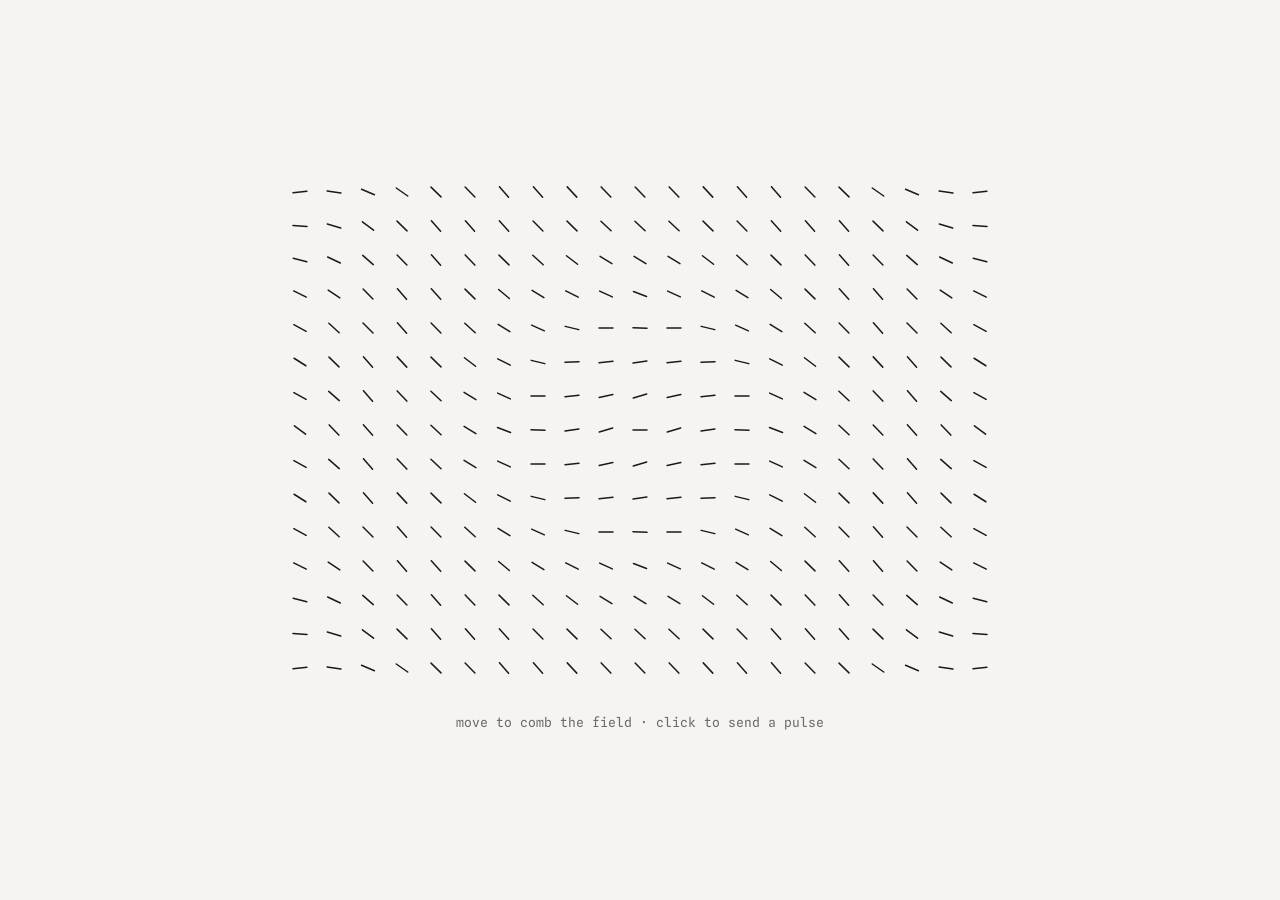
<file: animations/iron-filings/code.html>
<!DOCTYPE html>
<html lang="en">
<head>
  <meta charset="UTF-8">
  <meta name="viewport" content="width=device-width, initial-scale=1.0">
  <title>Iron filings</title>

  <!-- The iron filings, standalone — from mihneaptu.github.io/lab (MIT).

       A few hundred short strokes on a grid, each one wanting to lie
       along the line that points at your cursor, and each one getting
       there on its own angular spring. So this is not one animation: it
       is one input read by three hundred independent bodies.

       The wave you see trailing the pointer is emergent, not drawn.
       A filing's spring is stiffer the closer it sits to the pointer,
       so the near ones snap round while the far ones follow lazily, and
       sweeping the cursor drags a ripple of rotation behind it. Nothing
       in the script describes a wave; the wave is what a stiffness
       gradient looks like from outside. Clicking adds the second act —
       a ring that travels outward at a fixed speed, spins whatever it
       passes over, and leaves it to settle.

       The knobs worth turning, all at the top of the script:
         SPACING            how dense the field is (bigger = fewer, larger cells)
         LEN / LEN_GAIN     a filing's resting length, and how much it
                            stretches right under the pointer
         STIFF_NEAR/_FAR    the gradient, and so the whole effect. Flatten
                            these two toward each other and the ripple
                            disappears, leaving a field that merely points
         DAMPING            how quickly a disturbed filing stops swinging
         PULSE_*            the click ring: how fast it travels, how wide
                            its crest is, and how hard it hits

       The exhibit version also flips its ink with the lab's light/dark
       switch and buzzes an Android phone through a shared haptics
       module; this snippet keeps the field itself and is light-theme
       only. Every color and size is an inlined design token: retune
       :root and everything follows. -->

  <link rel="preconnect" href="https://fonts.googleapis.com">
  <link rel="preconnect" href="https://fonts.gstatic.com" crossorigin>
  <link href="https://fonts.googleapis.com/css2?family=Spline+Sans+Mono:wght@400&display=swap" rel="stylesheet">

  <style>
    :root {
      --paper: oklch(0.967 0.005 85);      /* page background */
      --ink: oklch(0.218 0.006 85);        /* the strokes — read back out of
                                              the cascade by the script, see
                                              readInk() below */
      --ink-muted: oklch(0.528 0.007 85);  /* the hint under the field */
      --font-mono: "Spline Sans Mono", Consolas, monospace;
    }

    * { box-sizing: border-box; }

    body {
      margin: 0;
      min-height: 100vh;  /* fallback for browsers without dvh */
      min-height: 100dvh; /* the VISIBLE viewport on mobile — 100vh includes
                             the space behind the retractable URL bar */
      display: grid;
      place-content: center;
      justify-items: center;
      gap: 24px;
      padding: 24px;
      background: var(--paper);
      /* Paired with the background on purpose. Without it, any text added
         to this snippet inherits the browser's own default black, which is
         the one cold pure-neutral the palette above exists to avoid. */
      color: var(--ink);
      -webkit-font-smoothing: antialiased;
    }

    /* No card, no border, no surface: the field sits directly on the
       paper. A frame around it would read as a picture of a field rather
       than as the thing itself, and the strokes already draw their own
       edges. */
    .filings {
      display: block;
      width: min(92vw, 720px);
      height: min(62vh, 520px);

      /* The field takes the whole gesture. Without this a drag across the
         strokes is eaten as a failed scroll on touch, and the one thing
         the exhibit asks you to do stops working on a phone. */
      touch-action: none;

      /* The pointer is the magnet, so say so. A crosshair reads as "this
         position matters" where an arrow reads as "click something". */
      cursor: crosshair;
    }

    /* Centred under the field rather than pinned to an edge, so it reads
       as the field's caption and not as chrome. It is the only thing
       telling a visitor what to do, so it is the one piece of type here. */
    .filings-hint {
      margin: 0;
      font-family: var(--font-mono);
      font-size: 0.8125rem;
      color: var(--ink-muted);
      text-align: center;
      text-wrap: balance;
    }

    /* On a phone the hint is competing with a much smaller field, and the
       pointer the copy talks about does not exist. Touch gets its own
       wording from the script; here it only needs room. */
    @media (max-width: 30rem) {
      .filings { height: min(56vh, 420px); }
    }
  </style>
</head>
<body>

  <!-- One canvas, a few hundred strokes. Every stroke is a separate
       spring, which is the whole point; drawing them as DOM nodes would
       spend the frame budget on layout instead of on physics.

       role="img" with a label because a canvas is otherwise a blank to
       anything not looking at it: the description is what the picture
       would say if it could be read. -->
  <canvas class="filings" role="img"
          aria-label="A field of short strokes that turn to face the pointer."></canvas>

  <p class="filings-hint">move to comb the field &middot; click to send a pulse</p>

  <script>
    const canvas = document.querySelector(".filings");

    if (canvas && canvas.getContext) {
      const ctx = canvas.getContext("2d");
      const hint = document.querySelector(".filings-hint");
      const calm = matchMedia("(prefers-reduced-motion: reduce)");

      /* ---- the numbers ------------------------------------------------- */

      const SPACING = 34;      /* px between filings, both axes */
      const LEN = 14;          /* a filing's resting length */
      const LEN_GAIN = 0.55;   /* how much longer it gets right under the pointer */
      const WIDTH = 1.5;

      /* The stiffness gradient IS the effect. Near the pointer a filing is
         held tightly and turns almost instantly; out at the corners it is
         held loosely and takes its time. Flatten these two toward each
         other and the ripple disappears, leaving a field that just points. */
      const STIFF_NEAR = 150;
      const STIFF_FAR = 26;
      const DAMPING = 7.5;

      /* A pulse lives in the ring-down, not in the kick. At the resting
         damping the springs eat a disturbance almost as fast as it
         arrives, so the front crosses the field and leaves barely a tilt
         behind it. Slackening the springs while a ring is travelling lets
         the filings it passed keep swinging in its wake, which is the part
         worth watching. */
      const RING_DAMPING = 2.2;

      /* and a ceiling, so a filing caught square by the crest spins fast
         rather than infinitely */
      const V_MAX = 16;

      /* The front has to be narrow relative to the field or it stops being
         a front: at a third of the field's width it reaches everything at
         once and the whole grid just tilts together. Narrow and slow
         enough to watch, strong enough that a filing it crosses turns most
         of the way over before the spring hauls it back. */
      const PULSE_SPEED = 520; /* px/s the ring travels */
      const PULSE_WIDTH = 55;  /* px from crest to nothing */
      const PULSE_ACCEL = 110; /* angular kick at the crest */

      /* ---- state -------------------------------------------------------- */

      let filings = [];
      let w = 0, h = 0;        /* CSS pixels, cached: reading layout per frame
                                  is the classic way to lose the frame */
      let px = 0, py = 0;
      let hasPointer = false;
      let pulses = [];
      let pulseDir = 1;
      let rafId = null;
      let lastT = 0;
      let ink = "#1b1a17";     /* only a fallback: readInk() below replaces
                                  this with the live --ink before the first
                                  frame ever draws */
      let reach = 1;           /* the distance the gradient is measured against */

      /* A canvas is the one surface a stylesheet cannot reach: strokeStyle
         is a string handed to a drawing call, not a property the cascade
         can set. So the field reaches back the other way and reads --ink
         out of :root, which keeps the promise the rest of this snippet
         makes — retune the tokens at the top and everything follows,
         including the part that is painted rather than styled.

         The exhibit re-reads this on every theme flip, because there the
         ink genuinely changes underneath it. Here there is one sky and one
         ink, so reading it once during startup is the whole job: no
         observer, no listener, nothing left running to keep a colour in
         step with a switch this page does not have. Set --ink to something
         else after load and the field will keep its old colour until the
         next resize — call readInk() yourself if you ever want that. */
      function readInk() {
        const v = getComputedStyle(document.documentElement)
          .getPropertyValue("--ink")
          .trim();
        if (v) ink = v;
      }

      /* A filing is a line segment, so it has no head and no tail: turned
         through half a circle it is the same filing again. Measuring the
         shortest way round in HALF turns is what stops a stroke from making
         a pointless 180° journey to reach a pose it was already in. */
      function shortest(d) {
        const half = Math.PI;
        d = d % half;
        if (d > half / 2) d -= half;
        if (d < -half / 2) d += half;
        return d;
      }

      function layout() {
        const rect = canvas.getBoundingClientRect();
        w = rect.width;
        h = rect.height;

        /* Cap the backing store at 2x. Past that the extra pixels cost real
           fill rate on a phone and buy nothing the eye can find on a
           hairline stroke. */
        const dpr = Math.min(window.devicePixelRatio || 1, 2);
        canvas.width = Math.round(w * dpr);
        canvas.height = Math.round(h * dpr);
        ctx.setTransform(dpr, 0, 0, dpr, 0, 0);

        const cols = Math.max(2, Math.floor(w / SPACING));
        const rows = Math.max(2, Math.floor(h / SPACING));
        const ox = (w - (cols - 1) * SPACING) / 2;
        const oy = (h - (rows - 1) * SPACING) / 2;

        /* Rebuilt rather than resized: a filing's angle belongs to a
           position, and after a resize these are different positions.
           Starting flat and letting them turn back is honest, and it is
           also the entrance. */
        filings = [];
        for (let j = 0; j < rows; j++) {
          for (let i = 0; i < cols; i++) {
            filings.push({ x: ox + i * SPACING, y: oy + j * SPACING, a: 0, v: 0, near: 0 });
          }
        }

        reach = Math.hypot(w, h) / 2;
      }

      /* ---- the loop ------------------------------------------------------ */

      function wake() {
        if (calm.matches) {
          settle();
          return;
        }
        if (rafId === null) {
          lastT = performance.now();
          rafId = requestAnimationFrame(tick);
        }
      }

      function tick(t) {
        /* clamp dt so a throttled background tab cannot slingshot the field */
        const dt = Math.min((t - lastT) / 1000, 0.032);
        lastT = t;

        let alive = false;

        for (const p of pulses) p.r += PULSE_SPEED * dt;
        pulses = pulses.filter((p) => p.r < reach * 2 + PULSE_WIDTH);
        if (pulses.length) alive = true;

        /* loose while a ring is out, tight again once it has left the field */
        const damping = pulses.length ? RING_DAMPING : DAMPING;

        for (const f of filings) {
          let target = 0;
          let near = 0;

          /* With no pointer on the field there is no magnet, so the filings
             relax flat and parallel — the same rest they were laid out in. */
          if (hasPointer) {
            const dx = px - f.x;
            const dy = py - f.y;
            target = Math.atan2(dy, dx);
            near = 1 - Math.min(Math.hypot(dx, dy) / reach, 1);
          }
          f.near = near;

          const stiff = STIFF_FAR + (STIFF_NEAR - STIFF_FAR) * near * near;
          const diff = shortest(target - f.a);

          /* semi-implicit Euler: velocity from the forces first, then move.
             Stabler than the naive order at the stiffnesses used here. */
          f.v += (stiff * diff - damping * f.v) * dt;

          for (const p of pulses) {
            const edge = Math.abs(Math.hypot(f.x - p.x, f.y - p.y) - p.r);
            if (edge < PULSE_WIDTH) {
              /* cosine crest: the kick swells and fades as the ring crosses,
                 so the wavefront has a shape instead of an edge */
              const crest = Math.cos((edge / PULSE_WIDTH) * (Math.PI / 2));
              f.v += p.dir * PULSE_ACCEL * crest * crest * dt;
            }
          }

          if (f.v > V_MAX) f.v = V_MAX;
          else if (f.v < -V_MAX) f.v = -V_MAX;

          f.a += f.v * dt;

          if (Math.abs(f.v) > 0.01 || Math.abs(diff) > 0.002) alive = true;
        }

        draw();
        rafId = alive ? requestAnimationFrame(tick) : null;
      }

      /* Under reduced motion there is no spring and no ring: the field
         still answers the pointer, it just arrives already turned. The
         preference is checked live, so flipping it mid-visit is honoured. */
      function settle() {
        if (rafId !== null) {
          cancelAnimationFrame(rafId);
          rafId = null;
        }
        pulses = [];
        for (const f of filings) {
          if (hasPointer) {
            const dx = px - f.x;
            const dy = py - f.y;
            f.a = Math.atan2(dy, dx);
            f.near = 1 - Math.min(Math.hypot(dx, dy) / reach, 1);
          } else {
            f.a = 0;
            f.near = 0;
          }
          f.v = 0;
        }
        draw();
      }

      function draw() {
        ctx.clearRect(0, 0, w, h);
        ctx.strokeStyle = ink;
        ctx.lineWidth = WIDTH;
        ctx.lineCap = "round";

        /* One path for the whole field, one stroke call. Per-filing strokes
           would be three hundred state changes a frame for a picture that
           is all the same colour. */
        ctx.beginPath();
        for (const f of filings) {
          const half = (LEN * (1 + LEN_GAIN * f.near * f.near)) / 2;
          const cx = Math.cos(f.a) * half;
          const cy = Math.sin(f.a) * half;
          ctx.moveTo(f.x - cx, f.y - cy);
          ctx.lineTo(f.x + cx, f.y + cy);
        }
        ctx.stroke();
      }

      /* ---- input --------------------------------------------------------- */

      /* offsetX/offsetY are already relative to the canvas's own box, which
         saves measuring it on every move. */
      canvas.addEventListener("pointermove", (e) => {
        px = e.offsetX;
        py = e.offsetY;
        hasPointer = true;
        wake();
      });

      canvas.addEventListener("pointerleave", () => {
        hasPointer = false;
        wake();
      });

      function pulseAt(x, y) {
        pulses.push({ x, y, r: 0, dir: pulseDir });
        pulseDir *= -1; /* the next one turns the other way, so a second click
                           reads as a new event rather than a repeat */
      }

      canvas.addEventListener("pointerdown", (e) => {
        px = e.offsetX;
        py = e.offsetY;
        hasPointer = true;

        if (calm.matches) {
          settle();
          return;
        }

        pulseAt(px, py);

        /* One firm beat, and only for a real finger: a mouse cannot feel
           it and a phone that vibrates on a hover would be lying about
           what happened. Reduced motion is treated as reduced SENSATION
           too — but that case has already returned above. iPhones never
           shipped navigator.vibrate, so this is silently an Android-only
           courtesy; the optional call keeps every other browser quiet
           instead of throwing. */
        if (e.pointerType === "touch") navigator.vibrate?.(12);

        wake();
      });

      /* ---- the world changing under it ----------------------------------- */

      let resizeFrame = null;
      window.addEventListener("resize", () => {
        /* one relayout per frame, not one per resize event */
        if (resizeFrame !== null) return;
        resizeFrame = requestAnimationFrame(() => {
          resizeFrame = null;
          layout();
          calm.matches ? settle() : wake();
        });
      });

      /* A parked loop restarts from a stale timestamp, which would hand the
         first frame back a huge dt. Drop the clock on the way out instead —
         and pick the motion back up on the way in, because a field parked
         mid-swing would otherwise stay frozen half-turned until something
         else happened to wake it. wake() reseeds the clock, so the restart
         costs nothing. */
      document.addEventListener("visibilitychange", () => {
        if (document.visibilityState === "hidden") {
          if (rafId !== null) {
            cancelAnimationFrame(rafId);
            rafId = null;
          }
          return;
        }

        calm.matches ? settle() : wake();
      });

      /* wake() guards the way in; this guards the way out. Turning the
         preference on mid-visit should stop what is already moving, not
         wait for the springs to park on their own. */
      calm.addEventListener("change", () => {
        calm.matches ? settle() : wake();
      });

      /* ---- opening ------------------------------------------------------- */

      readInk();
      layout();

      if (matchMedia("(pointer: coarse)").matches && hint) {
        hint.textContent = "drag to comb the field · tap to send a pulse";
      }

      if (calm.matches) {
        settle();
      } else {
        /* The field arrives flat, then one pulse crosses it from the middle.
           A visitor who never moves the pointer still gets told, in the
           exhibit's own language, what the exhibit does. */
        pulseAt(w / 2, h / 2);
        wake();
      }
    }
  </script>

</body>
</html>
</file>
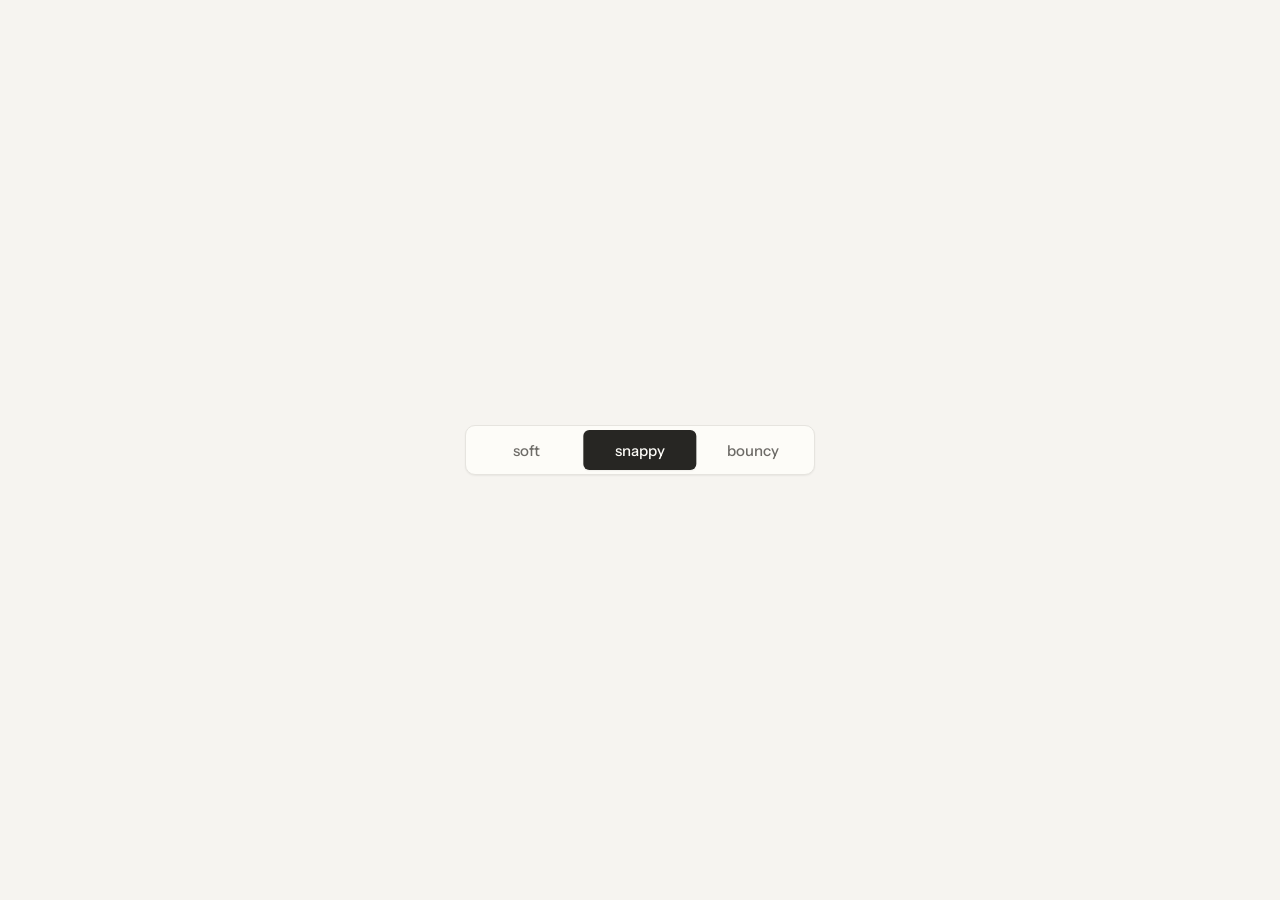
<file: animations/segmented-control/code.html>
<!DOCTYPE html>
<html lang="en">
<head>
  <meta charset="UTF-8">
  <meta name="viewport" content="width=device-width, initial-scale=1.0">
  <title>Segmented control</title>

  <!-- The segmented control, standalone — from mihneaptu.github.io/lab
       (MIT).
       The thumb is a physical body on a spring, and the three segments
       are spring PRESETS: choosing one retunes the very spring the
       thumb is riding, so the setting change is something you feel
       mid-travel, not just see. Click, drag, fling, or use the arrow
       keys — the spring chases the target from wherever it is,
       velocity and all.
       The exhibit version also lets the cursor brush the thumb and
       phone shakes rattle it; this snippet keeps the control itself.
       Every color and size is an inlined design token: retune :root
       and everything follows. -->

  <link rel="preconnect" href="https://fonts.googleapis.com">
  <link rel="preconnect" href="https://fonts.gstatic.com" crossorigin>
  <link href="https://fonts.googleapis.com/css2?family=Instrument+Sans:wght@500&display=swap" rel="stylesheet">

  <style>
    :root {
      --paper: oklch(0.967 0.005 85);           /* page background */
      --surface: oklch(0.99 0.005 85);         /* the track */
      --ink: oklch(0.218 0.006 85);
      --ink-muted: oklch(0.528 0.007 85);       /* unselected labels */
      --line: oklch(0.918 0.006 85);            /* the track's hairline border */
      --accent: oklch(0.269 0.006 85);          /* the thumb */
      --accent-contrast: oklch(0.99 0.005 85); /* the label riding the thumb */
      --radius-md: 10px;
      --radius-sm: 6px;
      --shadow-sm: 0 1px 2px rgba(0, 0, 0, 0.06);
      --shadow-md: 0 2px 6px rgba(0, 0, 0, 0.07),
                   0 8px 24px rgba(0, 0, 0, 0.06);
      --font-body: "Instrument Sans", "Segoe UI", sans-serif;
    }

    body {
      margin: 0;
      min-height: 100vh;  /* fallback for browsers without dvh */
      min-height: 100dvh;
      display: grid;
      place-items: center;
      background: var(--paper);
      /* Paired with the background on purpose. Without it, any text added
         to this snippet inherits the browser's own default black, which is
         the one cold pure-neutral the palette above exists to avoid. */
      color: var(--ink);
    }

    /* --- The control ------------------------------------------------------ */

    .seg {
      --pad: 4px; /* track inset — the script's PAD constant mirrors this */

      position: relative; /* anchors the thumb */
      display: grid;
      grid-template-columns: repeat(3, 1fr); /* equal thirds, so the
        thumb's travel is an exact multiple of one segment's width and a
        font swap can never shift the target under the spring */
      width: min(340px, calc(100vw - 64px));
      padding: var(--pad);
      background: var(--surface);
      border: 1px solid var(--line);
      border-radius: var(--radius-md);
      box-shadow: var(--shadow-sm);
      /* the finger drives the thumb, so horizontal drags across the
         control must reach it as pointer moves instead of being eaten as
         a failed scroll — pan-y keeps vertical swipes scrolling the page
         like anywhere else */
      touch-action: pan-y;
      user-select: none;
      -webkit-user-select: none;
      -webkit-touch-callout: none; /* a long press mid-drag is a grip,
                                      not an invitation to the iOS callout */
    }

    /* The thumb. Its position is integrated per-frame by the script and
       written as a transform, so there is deliberately NO transition here
       — a CSS transition underneath would fight every integrated step.
       The one exception is the shadow: lifting it when grabbed is a
       state change, not motion. */
    .seg-thumb {
      position: absolute;
      top: var(--pad);
      bottom: var(--pad);
      left: var(--pad);
      /* the padding box is the containing block, so this lands exactly on
         one grid third: (track - 2*pad) / 3 — one segment, no measuring */
      width: calc((100% - 2 * var(--pad)) / 3);
      background: var(--accent);
      border-radius: var(--radius-sm); /* concentric: radius-md - pad */
      box-shadow: var(--shadow-sm);
      transition: box-shadow 200ms ease;
    }

    /* Held by a finger (or cursor): picked up, not just sitting there. */
    .seg-thumb.is-held {
      box-shadow: var(--shadow-md);
    }

    /* The labels sit ABOVE the sliding thumb, and their ink answers the
       thumb's LIVE position: the script marks whichever segment the
       thumb's center is over .is-under — every frame, flight and drag
       alike — so the contrast ink changes hands exactly as the thumb
       crosses a boundary. aria-checked stays purely semantic; it commits
       the instant you act, long before the thumb arrives. The short fade
       only softens the handoff. */
    .seg-option {
      position: relative;
      z-index: 1;
      display: grid;
      place-items: center;
      height: 40px; /* 48px of control — a comfortable touch target */
      padding: 0;
      border: 0;
      background: none;
      font-family: var(--font-body);
      font-size: 0.9375rem;
      font-weight: 500;
      color: var(--ink-muted);
      border-radius: var(--radius-sm);
      cursor: pointer;
      transition: color 120ms ease;
    }

    .seg-option.is-under {
      color: var(--accent-contrast);
    }

    /* Gated behind (hover: hover): a phone has no cursor, but a tap
       APPLIES :hover anyway — and then it sticks, pinning ink on a label
       the thumb may already have left. */
    @media (hover: hover) {
      .seg-option:not(.is-under):hover {
        color: var(--ink);
      }
    }

    /* The 2px offset parks the ring on the track just OUTSIDE the
       option's box, where the accent contrasts against the surface. */
    .seg-option:focus-visible {
      outline: 2px solid var(--accent);
      outline-offset: 2px;
    }

    /* While a drag owns the thumb, every label under the cursor is a
       grip surface, not a button. */
    .seg.is-dragging,
    .seg.is-dragging .seg-option {
      cursor: grabbing;
    }
  </style>
</head>
<body>

  <!-- A radiogroup with roving tabindex: arrows move selection AND
       focus together, Home/End jump to the ends, and each segment is
       a real button so Space/Enter work for free. -->
  <div class="seg" role="radiogroup" aria-label="Spring preset">
    <div class="seg-thumb" aria-hidden="true"></div>
    <button class="seg-option" type="button" role="radio"
            aria-checked="false" tabindex="-1">soft</button>
    <button class="seg-option" type="button" role="radio"
            aria-checked="true" tabindex="0">snappy</button>
    <button class="seg-option" type="button" role="radio"
            aria-checked="false" tabindex="-1">bouncy</button>
  </div>

  <script>
    const calm = matchMedia("(prefers-reduced-motion: reduce)");
    const seg = document.querySelector(".seg");
    const thumb = document.querySelector(".seg-thumb");
    const options = [...seg.querySelectorAll(".seg-option")];

    /* The three presets. k is stiffness (1/s²), c is damping (1/s), and
       the character of a spring is decided by one number derived from
       them: the damping ratio ζ = c / (2√k).
         ζ ≈ 0.9  — glides home without overshoot (soft)
         ζ ≈ 0.56 — overshoots ~12%: one polite bounce (snappy)
         ζ ≈ 0.24 — overshoots ~45% and rings a while (bouncy)
       (overshoot = e^(−πζ/√(1−ζ²)), for the step response of a damped
       spring.) */
    const PRESETS = [
      { k: 180, c: 24 },
      { k: 620, c: 28 },
      { k: 420, c: 10 },
    ];

    const PAD = 4;              // px — mirrors --pad in the stylesheet
    const DRAG_THRESHOLD = 8;   // px of wander that turns a press into a drag
    const RUBBER = 0.35;        // past an end, travel counts only this much
    const RUBBER_MAX = 26;      // px — the most the band stretches
    const FLING_LOOKAHEAD = 0.12; // s of release velocity folded into the pick
    const FLING_MAX = 2400;     // px/s — a wild fling still reads as a slide
    const V_MAX = 5200;         // px/s — a throttled frame can't slingshot it

    /* Squash-and-stretch is driven by SPEED, not direction: the thumb
       elongates along the travel axis mid-flight and counter-squeezes a
       touch vertically. The arrival overshoot (velocity spikes the other
       way) then gets its own little recoil for free. */
    const SQUASH_REF = 2600;    // px/s for full stretch
    const SQUASH_MAX = 0.14;

    let index = Math.max(0, options.findIndex(
      (o) => o.getAttribute("aria-checked") === "true"
    ));
    let segW = 0;                    // px per segment, measured
    let x = 0, v = 0, target = 0;    // the spring's state, in px of travel
    let rafId = null, lastT = 0;

    function measure() {
      /* The options are untransformed grid children. The thumb's own box
         can't be trusted for this — getBoundingClientRect includes the
         spring's squash. */
      segW = options[0].getBoundingClientRect().width;
    }

    function pose() {
      const s = Math.min(Math.abs(v) / SQUASH_REF, 1) * SQUASH_MAX;
      thumb.style.transform =
        `translateX(${x}px) scale(${1 + s}, ${1 - s * 0.5})`;
    }

    /* Settled, the transform carries no scale residue — just the resting
       translate. */
    function park() {
      thumb.style.transform = `translateX(${x}px)`;
    }

    function syncAria() {
      options.forEach((o, j) => {
        o.setAttribute("aria-checked", String(j === index));
        o.tabIndex = j === index ? 0 : -1;
      });
    }

    /* One funnel for every way the selection can change: click, fling,
       or keys. Retargeting mid-flight is the whole point of physics over
       keyframes — the spring just chases the new target from wherever it
       is, velocity and all, instead of restarting a canned clip. */
    function goTo(i) {
      const changed = i !== index;
      index = i;
      target = i * segW;
      if (changed) syncAria();
      if (calm.matches) {
        x = target; v = 0; park(); syncUnder();
        return;
      }
      wake();
    }

    /* --- Drag, fling, and the click that wasn't one -------------------------
       Pressing the thumb grabs it (even mid-flight). Pressing a label
       arms a click; wander more than a few px and the press becomes a
       drag, the thumb swimming to center itself under the finger — the
       way the iOS control behaves. Releasing folds the finger's velocity
       into the pick: the thumb lands on the segment nearest to where it
       was HEADED, not where it happened to be let go. */

    let pid = null;          // the one pointer we follow; others are ignored
    let held = false;        // the finger owns the thumb
    let pressIndex = -1;     // the option a press started on (-1: the track)
    let pressX = 0, pressY = 0;
    let grabOffset = 0;      // px from the thumb's left edge to the grip
    let lastPX = 0, lastPT = 0, dragV = 0; // the finger's velocity trail
    let suppressClick = false; // a drag's ghost click must not re-select
    let underIndex = -1;       // the segment under the thumb RIGHT NOW

    /* The ink's single source of truth: is-under follows the thumb's
       live position — every integrator frame and every drag move — so
       exactly the label beneath it wears the contrast color, flipping
       the moment the thumb's center crosses into its third. Kept apart
       from index on purpose: index (and with it aria-checked and the
       roving tabindex) is the committed VALUE, which changes the instant
       you act, long before the thumb physically arrives. */
    function syncUnder() {
      const j = Math.max(0, Math.min(2, Math.round(x / segW)));
      if (j === underIndex) return;
      underIndex = j;
      options.forEach((o, k) => o.classList.toggle("is-under", k === j));
    }

    function trackX(e) {
      const r = seg.getBoundingClientRect();
      /* border (clientLeft) + track padding sit between the rect's left
         edge and the thumb's x=0 */
      return e.clientX - r.left - seg.clientLeft - PAD;
    }

    function rubber(raw) {
      const max = 2 * segW;
      if (raw < 0) return Math.max(raw * RUBBER, -RUBBER_MAX);
      if (raw > max) return max + Math.min((raw - max) * RUBBER, RUBBER_MAX);
      return raw;
    }

    seg.addEventListener("pointerdown", (e) => {
      if (pid !== null) return;
      if (e.pointerType === "mouse" && e.button !== 0) return;
      pid = e.pointerId;
      suppressClick = false;

      const px = trackX(e);
      pressX = px;
      pressY = e.clientY;
      pressIndex = options.indexOf(e.target.closest(".seg-option"));
      lastPX = px;
      lastPT = performance.now();
      dragV = 0;

      if (px >= x - 6 && px <= x + segW + 6) {
        held = true;
        grabOffset = px - x;
        /* capture routes every move and the lift back here even if the
           pointer wanders off the control mid-drag. Only DRAGS capture:
           Chromium retargets the compatibility click to the capture
           element, so a captured plain press would lose its click on
           the option — and with it, selection by tap or mouse click. */
        seg.setPointerCapture(pid);
        thumb.classList.add("is-held");
        seg.classList.add("is-dragging");
      }
    });

    seg.addEventListener("pointermove", (e) => {
      if (pid === null || e.pointerId !== pid) return;

      const px = trackX(e);
      const now = performance.now();

      if (!held && pressIndex !== -1 &&
          Math.hypot(px - pressX, e.clientY - pressY) > DRAG_THRESHOLD) {
        /* the press becomes a drag: the thumb swims to the finger */
        held = true;
        grabOffset = segW / 2;
        seg.setPointerCapture(pid);
        thumb.classList.add("is-held");
        seg.classList.add("is-dragging");
      }

      if (held) {
        x = rubber(px - grabOffset);
        /* the finger's velocity, smoothed: raw per-event deltas jitter
           too much to fling on, so they run through an EMA */
        const dt = (now - lastPT) / 1000;
        if (dt > 0.001) {
          dragV = dragV * 0.7 + ((px - lastPX) / dt) * 0.3;
        }
        v = dragV; // so the squash answers the finger's speed too
        pose();
        syncUnder(); // the label beneath the thumb keeps its ink true
      }

      lastPX = px;
      lastPT = now;
    });

    function release(e, fling) {
      if (e.pointerId !== pid) return;
      pid = null;
      thumb.classList.remove("is-held");
      seg.classList.remove("is-dragging");

      if (held) {
        held = false;
        /* the drag is handled; the click event trailing a touch drag
           (or a mouse one) must not turn around and re-select whatever
           option the press happened to start on */
        suppressClick = true;
        const vv = fling
          ? Math.max(-FLING_MAX, Math.min(FLING_MAX, dragV))
          : 0; // a cancel's velocity is unreliable across browsers
        const pick = Math.max(0, Math.min(2,
          Math.round((x + vv * FLING_LOOKAHEAD) / segW)
        ));
        v = vv; // the spring inherits the finger's speed, never a jump
        goTo(pick);
      }
      pressIndex = -1;
    }
    seg.addEventListener("pointerup", (e) => release(e, true));
    seg.addEventListener("pointercancel", (e) => release(e, false));

    /* Clicks handle only what pointerup didn't: plain taps and keyboard
       activation. */
    seg.addEventListener("click", (e) => {
      if (suppressClick) {
        suppressClick = false;
        return;
      }
      const o = e.target.closest(".seg-option");
      if (!o) return;
      goTo(options.indexOf(o));
    });

    /* Radiogroup keys: arrows walk one segment, Home/End jump to the
       ends, and focus follows the selection. */
    seg.addEventListener("keydown", (e) => {
      let next = null;
      if (e.key === "ArrowRight") next = Math.min(index + 1, 2);
      else if (e.key === "ArrowLeft") next = Math.max(index - 1, 0);
      else if (e.key === "Home") next = 0;
      else if (e.key === "End") next = 2;
      if (next === null) return;
      e.preventDefault();
      goTo(next);
      options[next].focus();
    });

    /* --- The spring ----------------------------------------------------------
       One body, one axis, semi-implicit Euler: velocity from the spring
       force FIRST, then position. The preset under the CURRENT selection
       supplies k and c, which is what makes switching segments tactile:
       retarget and the very ride over obeys the new constants. */

    function wake() {
      if (rafId === null && !calm.matches) {
        lastT = performance.now();
        rafId = requestAnimationFrame(tick);
      }
    }

    function tick(t) {
      /* clamp dt so a throttled background tab can't slingshot the thumb */
      const dt = Math.min((t - lastT) / 1000, 0.032);
      lastT = t;

      if (held) { rafId = null; return; } // the finger owns x while held

      const p = PRESETS[index];
      v += (-p.k * (x - target) - p.c * v) * dt;
      if (v > V_MAX) v = V_MAX;
      else if (v < -V_MAX) v = -V_MAX;
      x += v * dt;

      /* The track's end-stops: the thumb doesn't pass through the wall,
         it knocks on it — a third of the impact speed comes back. */
      const max = 2 * segW;
      if (x < 0) { x = 0; v = Math.abs(v) * 0.32; }
      else if (x > max) { x = max; v = -Math.abs(v) * 0.32; }

      if (Math.abs(x - target) < 0.05 && Math.abs(v) < 3) {
        x = target;
        v = 0;
        park(); // snap off the squash residue and stop touching the style
        syncUnder();
        rafId = null;
        return;
      }

      pose();
      syncUnder(); // the ink tracks the flight, not just drags
      rafId = requestAnimationFrame(tick);
    }

    /* --- Housekeeping -------------------------------------------------------- */

    measure();
    x = target = index * segW;
    park();
    syncUnder(); // the checked label wears the ink from the first paint

    /* A resize re-does the geometry, and re-anchoring a spring nobody
       can watch mid-resize beats rescaling it: land the thumb on its
       segment in the new geometry. */
    window.addEventListener("resize", () => {
      measure();
      x = target = index * segW;
      v = 0;
      park();
      syncUnder();
    });

    /* Stop the spring before the document is frozen: rAF callbacks never
       fire in a hidden document, so a mid-flight thumb would otherwise
       be cached (or restored from the back/forward cache) away from its
       segment with a dead clock. Landing it is invisible — the page is
       going away anyway. A grip simply ends: the finger is gone. */
    function settleForSuspension() {
      if (rafId !== null) {
        cancelAnimationFrame(rafId);
        rafId = null;
      }
      if (pid !== null) {
        pid = null;
        held = false;
        pressIndex = -1;
        thumb.classList.remove("is-held");
        seg.classList.remove("is-dragging");
      }
      x = target;
      v = 0;
      park();
      syncUnder();
    }

    window.addEventListener("pagehide", settleForSuspension);
    document.addEventListener("visibilitychange", () => {
      if (document.visibilityState === "hidden") settleForSuspension();
    });
  </script>

</body>
</html>
</file>
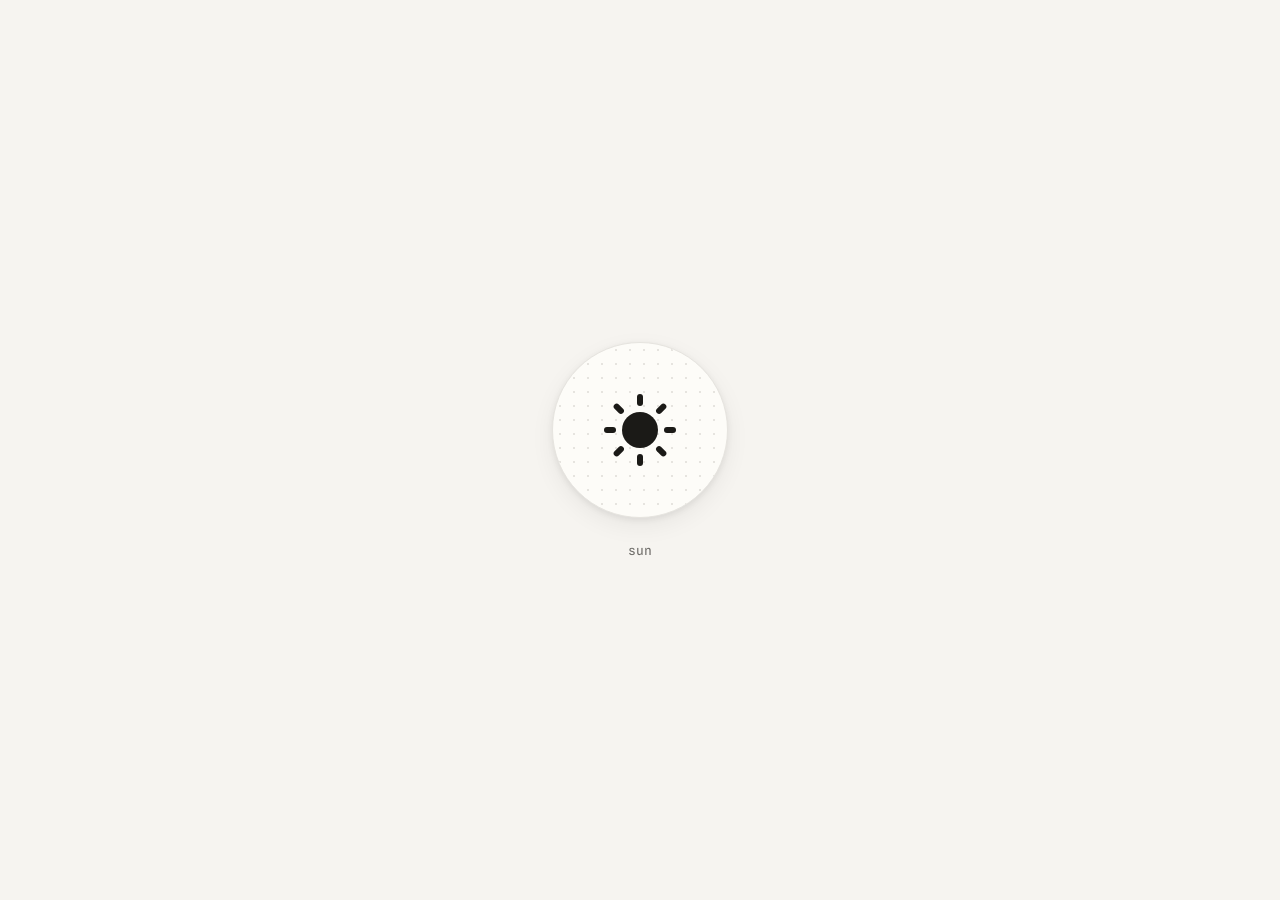
<file: animations/sun-moon/code.html>
<!DOCTYPE html>
<html lang="en">
<head>
  <meta charset="UTF-8">
  <meta name="viewport" content="width=device-width, initial-scale=1.0">
  <title>Sun to moon</title>

  <!-- The sun-to-moon theme switch, standalone — from
       mihneaptu.github.io/lab (MIT).
       Not a demo of a theme switch: it IS one. Clicking the sun sinks
       its rays into the swelling disc while a masked circle carves the
       crescent, and the page goes dark with it. The choice is saved to
       localStorage; first visits follow the OS preference.
       The exhibit version also lets the cursor brush the rays and
       phone shakes rattle the stars — this snippet keeps the morph and
       the theme plumbing.
       Every color is an inlined design token: retune the two :root
       blocks and everything follows. -->

  <link rel="preconnect" href="https://fonts.googleapis.com">
  <link rel="preconnect" href="https://fonts.gstatic.com" crossorigin>
  <link href="https://fonts.googleapis.com/css2?family=Spline+Sans+Mono:wght@400;500&display=swap" rel="stylesheet">

  <!-- Sets the theme BEFORE the page paints, so there's no flash of the
       wrong colors. Your last choice wins; otherwise the OS preference. -->
  <script>
    document.documentElement.dataset.theme =
      localStorage.getItem("theme") ||
      (matchMedia("(prefers-color-scheme: dark)").matches ? "dark" : "light");
  </script>

  <style>
    :root {
      color-scheme: light;

      --paper: oklch(0.967 0.005 85);
      --surface: oklch(0.99 0.005 85);
      --ink: oklch(0.218 0.006 85);
      --ink-muted: oklch(0.528 0.007 85);
      --line: oklch(0.918 0.006 85);
      --accent: oklch(0.269 0.006 85); /* the focus ring */

      /* Both themes' shadows exist at once, as FIXED aliases that never
         flip: the button wears the light one permanently and fades the
         dark one in on its own layer (see .sky-toggle::after). Opacity
         crossfades run on the GPU compositor; transitioning box-shadow
         itself re-blurs these big soft layers on the CPU every frame of
         the 500ms flip — exactly the frames the morph needs. */
      --shadow-md-light: inset 0 1px 0 rgba(255, 255, 255, 0),
                         0 2px 6px rgba(0, 0, 0, 0.07),
                         0 8px 24px rgba(0, 0, 0, 0.06);
      --shadow-lg-light: inset 0 1px 0 rgba(255, 255, 255, 0),
                         0 2px 4px rgba(0, 0, 0, 0.05),
                         0 12px 24px rgba(0, 0, 0, 0.07),
                         0 32px 64px rgba(0, 0, 0, 0.08);
      --shadow-md-dark: inset 0 1px 0 rgba(255, 255, 255, 0.06),
                        0 2px 6px rgba(0, 0, 0, 0.45),
                        0 8px 24px rgba(0, 0, 0, 0.35);
      --shadow-lg-dark: inset 0 1px 0 rgba(255, 255, 255, 0.09),
                        0 2px 4px rgba(0, 0, 0, 0.5),
                        0 12px 24px rgba(0, 0, 0, 0.4),
                        0 32px 64px rgba(0, 0, 0, 0.35);

      --font-mono: "Spline Sans Mono", Consolas, monospace;
    }

    [data-theme="dark"] {
      color-scheme: dark;

      --paper: oklch(0.182 0.006 85);
      --surface: oklch(0.226 0.006 85);
      --ink: oklch(0.961 0.005 85);
      --ink-muted: oklch(0.715 0.007 85);
      --line: oklch(0.285 0.008 85);
      --accent: oklch(0.943 0.006 85);
    }

    body {
      margin: 0;
      min-height: 100vh;  /* fallback for browsers without dvh */
      min-height: 100dvh;
      display: grid;
      place-items: center;
      background: var(--paper);
      /* Paired with the background on purpose. Without it, any text added
         to this snippet inherits the browser's own default black (or white
         under color-scheme: dark), which is the one cold pure-neutral the
         palette above exists to avoid. */
      color: var(--ink);
      /* The sky doesn't snap to night — the paper crossfades on the
         morph's own clock, so the world changes WITH the sun, not
         before it. */
      transition: background-color 500ms ease;
    }

    .sky-specimen {
      display: grid;
      justify-items: center;
      row-gap: 24px;
    }

    /* --- The toggle ------------------------------------------------------ */

    .sky-toggle {
      /* The morph's shared clock. One ease for everything keeps the
         disc, rays, and mask feeling like a single object transforming
         instead of three animations that happen to run at once. A
         symmetric ease-in-out on purpose: an exponential ease-out
         finishes ~70% of the travel in the first tenth of a second, so
         the rays looked like they blinked out rather than plunged in. */
      --sky-ease: cubic-bezier(0.65, 0, 0.35, 1);
      --sky-time: 400ms;

      position: relative; /* anchors the dot-grid layer below */
      width: 176px;
      height: 176px;
      display: grid;
      place-items: center;
      color: var(--ink); /* the svg draws with currentColor */
      background-color: var(--surface);
      border: 1px solid var(--line);
      border-radius: 50%;
      box-shadow: var(--shadow-md-light); /* the fixed alias — see :root */
      cursor: pointer;
      /* only the press stays on a fast clock; border, surface, and ink
         all ride the same slow crossfade as the paper, so nothing flips
         to the new theme ahead of the surface it sits on */
      transition: transform 180ms cubic-bezier(0.2, 0, 0, 1),
                  box-shadow 500ms ease,
                  background-color 500ms ease,
                  border-color 500ms ease,
                  color 500ms ease;
    }

    /* The dot grid lives on its own layer because a background-image
       can't transition. The trick: this layer is a plain solid color
       (which CAN transition), and a mask punches the dot pattern out
       of it. The mask never changes; only the color crossfades. */
    .sky-toggle::before {
      content: "";
      position: absolute;
      inset: 0;
      border-radius: inherit;
      background-color: var(--line);
      -webkit-mask-image: radial-gradient(#000 1px, transparent 1px);
      -webkit-mask-size: 14px 14px;
      mask-image: radial-gradient(#000 1px, transparent 1px);
      mask-size: 14px 14px;
      transition: background-color 500ms ease;
      pointer-events: none;
    }

    /* The dark theme's shadow, pre-painted on its own layer and simply
       faded in when night falls (see the note in :root). */
    .sky-toggle::after {
      content: "";
      position: absolute;
      inset: 0;
      border-radius: inherit;
      box-shadow: var(--shadow-md-dark);
      opacity: 0;
      transition: opacity 500ms ease, box-shadow 500ms ease;
      pointer-events: none;
    }

    [data-theme="dark"] .sky-toggle::after {
      opacity: 1;
    }

    /* Hover: a gentle 2px rise with the shadow deepening one step.
       Gated behind (hover: hover): a phone has no cursor, but a tap
       APPLIES :hover anyway — and then it sticks after the finger
       lifts. Mouse devices are unaffected. */
    @media (hover: hover) {
      .sky-toggle:hover {
        box-shadow: var(--shadow-lg-light);
        transform: translateY(-2px);
      }

      /* the night sky's copy of the bloom, on its own layer */
      .sky-toggle:hover::after {
        box-shadow: var(--shadow-lg-dark);
      }
    }

    /* Pressing the sky: the rise collapses and the button gives
       slightly under the finger, like a physical switch. */
    .sky-toggle:active {
      transform: scale(0.97);
    }

    .sky-toggle:focus-visible {
      outline: 2px solid var(--accent);
      outline-offset: 2px;
    }

    /* --- The icon --------------------------------------------------------
       One svg, three moving parts:

         .disc — the sun's body, a filled circle.
         .rays — eight short lines around it.
         .bite — an invisible circle inside a <mask>, parked off-canvas.

       The moon is never drawn. It's what's LEFT of the sun's disc after
       the bite slides over it: the mask's white rectangle keeps the disc
       visible, and wherever the black bite circle overlaps, the disc is
       punched out. Slide the bite across one edge and a crescent remains. */

    .sky-icon {
      position: relative; /* lifts the icon above the dot layer */
      width: 72px;
      height: 72px;
      /* the sunrise overshoot pokes the ray caps a hair past the
         viewBox — let them, instead of clipping them flat */
      overflow: visible;
    }

    /* transform-box: view-box makes "center" mean the middle of the
       24x24 viewBox (12,12) — the point the disc grows from and the
       rays rotate around. Without it, each line would use its own
       tiny bounding box and the rays would spin in place. */
    .disc,
    .rays {
      transform-box: view-box;
      transform-origin: center;
    }

    /* The three parts share one clock and one ease but start staggered,
       so each motion hands off to the next and the whole thing reads
       as ONE object transforming. The delays below are the moon→sun
       direction (the crescent heals, the disc shrinks, the rays climb
       back out last); the .is-moon block flips the order. */

    .bite {
      transition: transform var(--sky-time) var(--sky-ease);
    }

    .disc {
      transition: transform var(--sky-time) var(--sky-ease) 40ms;
    }

    /* The rays run on a slightly quicker clock than the other parts,
       so they stay one step ahead of the bite's sweeping hole — faster,
       not earlier, keeps the whole morph simultaneous. Their ease has a
       small overshoot: at sunrise the rays stretch a hair past resting
       length and settle back — arrival with weight, not interpolation. */
    .rays {
      transition: transform calc(var(--sky-time) - 80ms)
                  cubic-bezier(0.34, 1.3, 0.64, 1) 140ms;
    }

    /* --- The moon state --------------------------------------------------
       Sun → moon: the rays plunge inward and are swallowed by the
       swelling disc, then the bite slides in from the top-right to
       carve the crescent. Going back, the disc heals and shrinks, and
       the rays climb back out of it. */

    .sky-toggle.is-moon .rays {
      /* No fade: the rays are drawn UNDER the disc in the same color,
         so shrinking them toward the center makes the swelling disc
         swallow them whole. The rotation turns the plunge into a turn
         of the sky — clockwise, sweeping toward the hollow the bite is
         about to carve. The symmetric ease (not the base rule's
         overshoot) spends its speed in the middle, where the eye can
         actually watch the plunge. */
      transform: rotate(45deg) scale(0.25);
      transition-duration: 240ms;
      transition-timing-function: var(--sky-ease);
      transition-delay: 0ms; /* the rays lead going to the moon... */
    }

    .sky-toggle.is-moon .disc {
      /* r=6 scaled 1.75x reads as a proper moon. The stretched clock is
         deliberate: the swell must OUTLAST the bite, so the crescent is
         carved out of a body that's visibly still growing —
         grow-and-carve as one event, not grow, stop, carve. */
      transform: scale(1.75);
      transition-duration: 360ms;
      transition-delay: 25ms; /* ...the disc swells as they sink in... */
    }

    .sky-toggle.is-moon .bite {
      /* From its park spot at cx=36 this lands the bite about 5.5 units
         off the disc's center, leaving a crescent ~7 units thick that
         opens toward the top-right. The notch reaches the rim ~150ms in,
         once the rays are most of the way home. */
      transform: translate(-18.7px, 0);
      transition-duration: 285ms;
      transition-delay: 40ms;
    }

    /* --- The stars --------------------------------------------------------
       The payoff: once the crescent has settled, two small stars fly
       out of it into the hollow it carved — and when day returns they
       dive back in, eaten by the moon. No opacity tricks: their HOME
       position is tucked inside the crescent's flesh, where ink on ink
       is simply invisible (the same trick that hides the swallowed
       rays), and inside the small sun disc too, so they stay hidden in
       daylight as well. */

    .star {
      transform-box: fill-box;
      transform-origin: center;
      /* return flight: dive back into the moon right away */
      transition: transform 280ms var(--sky-ease);
    }

    .star-1 {
      opacity: 0.9;
      transform: translate(-11.2px, 5.8px) scale(0.8);
    }

    .star-2 {
      opacity: 0.7; /* a touch dimmer — reads as farther away */
      transform: translate(-12.9px, 1.6px) scale(0.8);
    }

    /* Night falls: the stars launch invisible over the crescent's flesh
       while it's still being carved, and the sweeping bite uncovers
       them mid-flight. Staggered so they read as two arrivals, on a
       springy ease so they POP into place. */
    .sky-toggle.is-moon .star {
      transform: none;
      transition-duration: 170ms;
      transition-timing-function: cubic-bezier(0.34, 1.56, 0.64, 1);
    }

    .sky-toggle.is-moon .star-1 {
      transition-delay: 145ms;
    }

    .sky-toggle.is-moon .star-2 {
      transition-delay: 195ms;
    }

    /* --- Caption ---------------------------------------------------------
       Quiet mono metadata under the exhibit, like a specimen label. */

    .sky-label {
      margin: 0;
      font-family: var(--font-mono);
      font-size: 0.8125rem;
      color: var(--ink-muted);
      user-select: none;
      /* The word swaps early in the morph (130ms), so the ink flip must
         be DONE before that — a fast fade, not the page's slow one. */
      transition: color 80ms ease;
    }

    /* Reduced motion: the sky still flips, it just stops animating. */
    @media (prefers-reduced-motion: reduce) {
      *,
      *::before,
      *::after {
        transition-duration: 0.01ms !important;
        animation-duration: 0.01ms !important;
      }
    }
  </style>
</head>
<body>

  <main class="sky-specimen">
    <button
      class="sky-toggle"
      type="button"
      aria-pressed="false"
      aria-label="Switch color theme"
    >
      <svg class="sky-icon" viewBox="0 0 24 24" aria-hidden="true">
        <mask id="crescent-mask" maskUnits="userSpaceOnUse" x="-3" y="-3" width="30" height="30">
          <!-- White = keep, black = punch out. The white rect runs 3
               units PAST the viewBox on every side so the sunrise
               overshoot can't slice a crossing ray tip flat. The bite
               circle waits off the right edge at cx=36. It's nearly as
               big as the swollen disc (r=9 vs r=10.5) on purpose:
               crescent thickness is what's LEFT between two circle
               edges — a slim crescent needs a near-twin circle shifted
               slightly off center. -->
          <rect x="-3" y="-3" width="30" height="30" fill="white" />
          <circle class="bite" cx="36" cy="10.5" r="9" fill="black" />
        </mask>

        <!-- One mask over the whole drawing, and the rays BEFORE the
             disc so they render underneath it. Both choices serve the
             swallow: rays shrinking toward the center slip in behind
             the disc, and the mask makes sure the bite's hole doesn't
             become a window that shows the swallowed rays hiding
             inside. -->
        <g mask="url(#crescent-mask)">
          <g class="rays" stroke="currentColor" stroke-width="2" stroke-linecap="round">
            <line x1="12" y1="1"     x2="12"    y2="3" />
            <line x1="12" y1="21"    x2="12"    y2="23" />
            <line x1="1"  y1="12"    x2="3"     y2="12" />
            <line x1="21" y1="12"    x2="23"    y2="12" />
            <line x1="4.22"  y1="4.22"  x2="5.64"  y2="5.64" />
            <line x1="18.36" y1="18.36" x2="19.78" y2="19.78" />
            <line x1="4.22"  y1="19.78" x2="5.64"  y2="18.36" />
            <line x1="18.36" y1="5.64"  x2="19.78" y2="4.22" />
          </g>

          <circle class="disc" cx="12" cy="12" r="6" fill="currentColor" />
        </g>

        <!-- Two tiny stars for the moon's sky. These coordinates are
             their SKY positions, in the hollow the bite carves out; at
             rest CSS translates them home, inside the crescent's flesh.
             They live OUTSIDE the masked group on purpose: the hollow
             is exactly where the mask punches the drawing away, so
             inside the group they'd be erased too. -->
        <g class="stars" fill="currentColor">
          <circle class="star star-1" cx="18.6" cy="7.2" r="0.9" />
          <circle class="star star-2" cx="20.8" cy="12.6" r="0.6" />
        </g>
      </svg>
    </button>

    <!-- aria-hidden: the button's label already tells the whole story;
         announcing this too would say everything twice. -->
    <p class="sky-label" aria-hidden="true">sun</p>
  </main>

  <script>
    const root = document.documentElement;
    const toggle = document.querySelector(".sky-toggle");
    const label = document.querySelector(".sky-label");

    /* One source of truth: the theme decides the pose, never the other
       way around. The icon just reads data-theme and dresses to match. */
    function syncPose() {
      const isMoon = root.dataset.theme === "dark";
      toggle.classList.toggle("is-moon", isMoon);
      toggle.setAttribute("aria-pressed", String(isMoon));
      label.textContent = isMoon ? "moon" : "sun";
    }

    /* The icon leads, the world follows one frame later. Flipping
       data-theme restyles and repaints the WHOLE page in one go, and on
       a phone that stall is long enough to eat the morph's opening
       frames. So the tap only starts the icon's morph (cheap: one small
       svg), lets the browser paint that first frame, and flips the
       theme on the one after — 16ms is far below what the eye can
       order, so the sky still moves with the sun. */
    let flipFrame;
    let labelTimer;
    toggle.addEventListener("click", () => {
      /* localStorage, not root.dataset, is the source of truth for
         "current theme" here: with the world-flip deferred a frame, a
         fast second tap could otherwise read the OLD theme back and
         cancel itself out. */
      const next =
        (localStorage.getItem("theme") || root.dataset.theme) === "dark"
          ? "light" : "dark";
      localStorage.setItem("theme", next);

      const isMoon = next === "dark";
      toggle.classList.toggle("is-moon", isMoon);
      toggle.setAttribute("aria-pressed", String(isMoon));

      cancelAnimationFrame(flipFrame);
      flipFrame = requestAnimationFrame(() => {
        /* two rAFs, not one: the first fires BEFORE this frame paints,
           so the flip would land in the same paint as the morph's
           start; the second lands it cleanly in the frame after */
        flipFrame = requestAnimationFrame(() => {
          root.dataset.theme = next;
        });
      });

      /* The word changes when the shape does: the crescent bite lands /
         the rays return around the 150ms mark, so the caption switches
         just before that, no fade needed. */
      clearTimeout(labelTimer);
      labelTimer = setTimeout(() => {
        label.textContent = isMoon ? "moon" : "sun";
      }, 130);
    });

    /* If you arrive in dark mode, wake up as the moon. This runs before
       the first paint, so the pose is applied without playing the morph
       — you only see the animation when YOU flip the sky. */
    syncPose();

    function settleSkyTransitions() {
      document.getAnimations().forEach((anim) => {
        if (anim.transitionProperty) anim.cancel();
      });
    }

    /* Stop the morph before the document is frozen, and land the
       deferred world-flip: rAF callbacks never fire in a hidden
       document, so a tap taken in the instant before hiding would
       otherwise leave the page in the old theme with the icon already
       morphed — and a back/forward-cache restore would wake up
       mid-animation. */
    function prepareForSuspension() {
      clearTimeout(labelTimer);
      cancelAnimationFrame(flipFrame);
      root.dataset.theme = localStorage.getItem("theme") || root.dataset.theme;
      settleSkyTransitions();
    }

    window.addEventListener("pagehide", prepareForSuspension);

    /* Re-sync first, then cancel: changing the theme and .is-moon can
       create fresh transitions of their own, and those must also land
       immediately when the page is being restored. */
    window.addEventListener("pageshow", () => {
      clearTimeout(labelTimer);
      root.dataset.theme = localStorage.getItem("theme") || root.dataset.theme;
      syncPose();
      settleSkyTransitions();
    });

    document.addEventListener("visibilitychange", () => {
      if (document.visibilityState === "hidden") {
        prepareForSuspension();
        return;
      }

      root.dataset.theme = localStorage.getItem("theme") || root.dataset.theme;
      syncPose();
      settleSkyTransitions();
    });
  </script>

</body>
</html>
</file>
<file: styles/fonts.css>
/* ==========================================================================
   fonts.css — the three faces, served from this repo

   These used to come from fonts.googleapis.com, which meant every page
   opened a connection to a third party and waited on a stylesheet from
   it before it could even discover which font files to fetch. On a site
   whose whole subject is how things move, that is a stall in exactly the
   wrong place, and it hands a visitor's IP to someone else on the way.

   All three are variable fonts, so one file covers a family's whole
   weight range rather than one file per weight. The subset is Google's
   own "latin" cut, which is what the lab's copy is written in; a page
   that ever needs more can add the latin-ext file beside it.

   font-display: swap is deliberate and matches what was here before:
   text paints immediately in the fallback and reflows once the real face
   lands. For a monochrome page of mostly short strings that is a better
   trade than invisible text.
   ========================================================================== */

/* Display. The opsz axis is why this is requested as a variable font at
   all: Bricolage redraws itself for the size it is set at, so the
   homepage headline and a 13px label are not the same shapes scaled. */
@font-face {
  font-family: "Bricolage Grotesque";
  font-style: normal;
  font-weight: 400 800;
  font-display: swap;
  src: url("../fonts/bricolage-grotesque.woff2") format("woff2");
  unicode-range: U+0000-00FF, U+0131, U+0152-0153, U+02BB-02BC, U+02C6, U+02DA, U+02DC, U+0304, U+0308, U+0329, U+2000-206F, U+20AC, U+2122, U+2191, U+2193, U+2212, U+2215, U+FEFF, U+FFFD;
}

/* Body. The one that does most of the work, so it is the one worth
   preloading in each page's head. */
@font-face {
  font-family: "Instrument Sans";
  font-style: normal;
  font-weight: 400 600;
  font-display: swap;
  src: url("../fonts/instrument-sans.woff2") format("woff2");
  unicode-range: U+0000-00FF, U+0131, U+0152-0153, U+02BB-02BC, U+02C6, U+02DA, U+02DC, U+0304, U+0308, U+0329, U+2000-206F, U+20AC, U+2122, U+2191, U+2193, U+2212, U+2215, U+FEFF, U+FFFD;
}

/* The lab equipment: labels, tokens, the corner chrome.

   This subset carries no arrows, so the back link's ← is served by
   Consolas from the --font-mono stack, not by this face. That is the
   same thing the CDN did (the range below is Google's own, and their
   latin file has no arrows either), so nothing regressed when the fonts
   moved in-house — but it is worth knowing before someone tries to fix
   it by widening the range. The range is a filter, not a source: adding
   U+2190 to it cannot add a glyph the file does not contain, and the
   per-glyph fallback below is already doing the right thing. The fix, if
   the arrow is ever wanted in mono, is to re-subset from the upstream
   font with the arrow included. */
@font-face {
  font-family: "Spline Sans Mono";
  font-style: normal;
  font-weight: 400 500;
  font-display: swap;
  src: url("../fonts/spline-sans-mono.woff2") format("woff2");
  unicode-range: U+0000-00FF, U+0131, U+0152-0153, U+02BB-02BC, U+02C6, U+02DA, U+02DC, U+0304, U+0308, U+0329, U+2000-206F, U+20AC, U+2122, U+2191, U+2193, U+2212, U+2215, U+FEFF, U+FFFD;
}
</file>
<file: styles/tokens.css>
/* ==========================================================================
   tokens.css — the design system

   This file is the single source of truth for every visual decision in
   the lab. No component file is allowed to invent its own color, spacing,
   or font size — everything points back here.

   Why this matters: consistency is what makes a design feel "designed".
   When every gap is pulled from one spacing scale and every color from
   one palette, pages feel calm and intentional even before you add any
   decoration. When values are picked ad hoc (13px here, 15px there,
   five slightly different grays), pages feel messy and nobody can say why.

   THEMING: colors live in two blocks — the light theme in :root, and a
   dark override in [data-theme="dark"]. Only COLOR tokens change between
   themes. Spacing, type, shape, and motion are theme-independent, so they
   are defined once and never repeated.
   ========================================================================== */

/* Keep these as ordinary inherited custom properties. A theme change swaps
   their values atomically; the shared chrome animates between complete page
   snapshots rather than interpolating ink, paper, and borders separately.
   That keeps every visible region internally consistent throughout a flip. */

:root {

  /* Tells the browser which theme we're in, so native UI (scrollbars,
     form controls) matches the page instead of fighting it. */
  color-scheme: light;

  /* ------------------------------------------------------------------
     COLOR — light theme
     A monochrome palette: warm neutrals plus one "accent" that is
     simply near-black. Hierarchy comes from contrast and weight,
     not from hue.

     WHY OKLCH: these are written as oklch(L C H) rather than hex
     because the three numbers are the three things we actually reason
     about — how light it is, how colorful, and which hue — and in
     OKLCH they mean that independently. Equal steps of L are equal
     steps of perceived brightness, and changing L doesn't drag the hue
     with it the way HSL does. Hex hides all of that behind six digits
     you can only compare by eye. (Baseline 2023; this stylesheet
     already relies on :has(), color-mix(), and view transitions, so
     the browser floor was here anyway.)

     WHY WARM: every neutral below is pulled off pure gray toward one
     shared warm hue. Pure #ffffff and 0-saturation grays are what a
     browser gives you when nobody decided anything, and readers feel
     that even when they can't name it — a warm cast reads as paper and
     ink rather than as a screen. The amount is deliberately tiny
     (C 0.005–0.008, roughly what Anthropic's cream carries): enough to
     feel warm beside a true gray, never enough to look beige on its own.

     This is NOT the start of a palette (see the note on --gold below).
     A palette is hues carrying MEANING — a blue link, a red error, a
     green success. This is a temperature on the neutrals: nothing here
     says anything, it just stops the page from being a default. The
     rule that color is only ever a reward for an interaction is intact.
     ------------------------------------------------------------------ */

  /* The one warm hue, in one place, so the whole ramp can be retuned by
     editing a single number. 85° sits between a warm paper and a warm
     brown; below ~70 the grays start reading pink, above ~100 green. */
  --warm: 85;

  --paper: oklch(0.967 0.005 var(--warm)); /* page background — warm, soft,
                                              and pointedly not stark white */

  /* surface, both inks, and line also exist as FIXED aliases (-light /
     -dark) that never flip with the theme — the same pattern as the
     fixed shadow aliases below. One customer so far: the homepage
     sun-moon card, whose preview stage dresses in the OPPOSITE sky on
     hover so the morph it promises plays under its own light. */
  /* Surfaces stop just short of the top of the lightness range on
     purpose: at L 1.0 a color is pure white and can hold no hue at all,
     so a "warm white" has to sit a step below it. 0.99 is still clearly
     raised above the paper's 0.967. */
  --surface-light: oklch(0.99 0.005 var(--warm)); /* cards and specimen stages sit
                                a step above the paper, so they read as "raised" */
  --surface-dark: oklch(0.226 0.006 var(--warm));  /* in the dark, "raised" means
                                "catches more light": cards sit lighter than paper */
  --ink-light: oklch(0.218 0.006 var(--warm));     /* main text — near-black. Pure
                                #000 on light backgrounds is harsher than it needs
                                to be, and it can't carry the warm cast either */
  --ink-dark: oklch(0.961 0.005 var(--warm));      /* near-white — pure #fff glows
                                harshly on dark */
  --ink-muted-light: oklch(0.528 0.007 var(--warm)); /* secondary text — still
                                passes contrast on paper */
  --ink-muted-dark: oklch(0.715 0.007 var(--warm));
  /* Hairlines and the dot grid. These carry the most chroma in the ramp
     (0.006–0.008): a border is a thin sliver of color against a large
     field, so it needs more of the hue than a full-page background does
     to read as the same temperature. */
  --line-light: oklch(0.918 0.006 var(--warm));
  --line-dark: oklch(0.285 0.008 var(--warm));

  --surface: var(--surface-light);
  --ink: var(--ink-light);
  --ink-muted: var(--ink-muted-light);
  --line: var(--line-light);
  --line-strong: oklch(0.756 0.007 var(--warm)); /* borders that must be clearly
                              visible (e.g. the secondary button outline) */

  /* The accent — near-black with a darkness ramp.
     Interactive elements get DARKER as you press them (hover → active),
     like a physical button moving away from the light. */
  --accent: oklch(0.269 0.006 var(--warm));        /* resting state */
  --accent-strong: oklch(0.178 0.006 var(--warm)); /* hover */
  /* Active (pressed). Bottoms out at L 0.12 rather than pure black for
     the same reason the surfaces stop short of pure white: at L 0 there
     is no hue left, and a pressed button that drops to a cold true black
     would be the one moment the warm cast visibly breaks. */
  --accent-deep: oklch(0.12 0.005 var(--warm));
  --accent-soft: oklch(0.937 0.006 var(--warm));   /* faint tint, for hover on
                                                      outline/ghost styles */
  --accent-contrast: oklch(0.99 0.005 var(--warm)); /* text ON the accent (primary
                                 button label) — flips to dark in the dark theme,
                                 where the accent itself is light */

  /* The gold, reserved for the header's star easter egg. Nothing else
     may use it.

     Color in this lab is never chrome. It is only ever a REWARD for an
     interaction: hover the cat and the stars fly, hover the interactive
     tag and a rainbow drifts through its letters (base.css), reach the
     end of the countdown and the confetti fires. Every one of those is
     something you had to do to see, none of them carries meaning the
     monochrome doesn't already carry, and all of them end on their own.
     A hue that sits there permanently and MEANS something — a blue
     link, a red error, a green success, a status dot — is what starts
     a palette, and there isn't one. That's the rule; the count of hues
     never was.

     The warm cast on the neutrals above is not an exception to this.
     Temperature is not meaning: nothing on the page reads differently
     because the paper leans warm, no element is picked out by it, and
     there is still exactly one thing on a resting page that could be
     called colored — this gold, and only while you're hovering the cat.
     The test the rule is really asking is "could a reader mistake this
     hue for a signal?", and at C 0.005 against a neutral gray the
     honest answer is no. */
  --gold: #eab308;

  /* The confetti, and the reason it gets tokens instead of an array
     buried in one exhibit's script: five of these are fixed, but the
     sixth is INK, and ink flips with the sky. Left at #1f1f1f it would
     spend the dark theme as invisible near-black rectangles falling
     through a near-black page — a sixth of every burst simply missing.
     Declaring it here lets the dark block below flip it like any other
     color, and lets the exhibit read the whole palette back out of the
     cascade rather than hard-coding a theme it can't see. */
  --confetti-1: #e2725b;  /* coral  */
  --confetti-2: #e8a33d;  /* amber  */
  --confetti-3: #5b8fd9;  /* blue   */
  --confetti-4: #d4739e;  /* pink   */
  --confetti-5: #5fb894;  /* green  */
  --confetti-6: oklch(0.247 0.006 var(--warm)); /* ink — the one that flips,
                             and so the one that follows the warm cast */

  /* Shadows are for elevation, not decoration. Soft and barely-there:
     if you notice the shadow itself, it's too strong. Defined here (not
     in SHAPE & DEPTH) because they change with the theme.
     Three steps, by object size: sm for chips, md for cards, lg for
     large exhibit pieces — big objects need bigger, softer shadows or
     they look pasted on rather than resting. */
  /* Each shadow leads with an invisible inset layer. It does nothing
     in the light theme — it's there so the list SHAPE matches the dark
     theme's (which uses that slot for its lit top rim): CSS can only
     crossfade two shadows smoothly when their lists line up layer for
     layer, inset with inset. Without the placeholder, every theme
     switch would snap the shadows instead of fading them. */

  /* md and lg also exist as FIXED aliases (-light / -dark) that never
     flip with the theme. They're for elements that pre-paint BOTH
     themes' shadows at once and crossfade opacity instead of
     transitioning box-shadow: opacity runs on the GPU compositor,
     while a box-shadow transition re-blurs these big soft layers on
     the CPU every frame — cheap on a desktop, visible jank on a phone.
     (The sun-moon toggle does this; see its ::after.) */
  --shadow-md-light: inset 0 1px 0 rgba(255, 255, 255, 0),
                     0 2px 6px rgba(0, 0, 0, 0.07),
                     0 8px 24px rgba(0, 0, 0, 0.06);
  --shadow-lg-light: inset 0 1px 0 rgba(255, 255, 255, 0),
                     0 2px 4px rgba(0, 0, 0, 0.05),
                     0 12px 24px rgba(0, 0, 0, 0.07),
                     0 32px 64px rgba(0, 0, 0, 0.08);
  --shadow-md-dark: inset 0 1px 0 rgba(255, 255, 255, 0.06),
                    0 2px 6px rgba(0, 0, 0, 0.45),
                    0 8px 24px rgba(0, 0, 0, 0.35);
  --shadow-lg-dark: inset 0 1px 0 rgba(255, 255, 255, 0.09),
                    0 2px 4px rgba(0, 0, 0, 0.5),
                    0 12px 24px rgba(0, 0, 0, 0.4),
                    0 32px 64px rgba(0, 0, 0, 0.35);

  --shadow-sm: inset 0 1px 0 rgba(255, 255, 255, 0),
               0 1px 2px rgba(0, 0, 0, 0.06);
  --shadow-md: var(--shadow-md-light);
  --shadow-lg: var(--shadow-lg-light);

  /* ------------------------------------------------------------------
     TYPE
     Three faces, three jobs:
       display — personality, used sparingly at large sizes
       body    — quiet and readable, does most of the work
       mono    — labels, tokens, annotations ("the lab equipment")
     ------------------------------------------------------------------ */

  --font-display: "Bricolage Grotesque", "Segoe UI", sans-serif;
  --font-body: "Instrument Sans", "Segoe UI", sans-serif;
  --font-mono: "Spline Sans Mono", Consolas, monospace;

  /* Type scale — each step is meaningfully bigger than the last.
     If two sizes are only 1px apart, readers can't tell them apart,
     so the difference communicates nothing. */
  --text-2xs: 0.6875rem;  /* 11px — corner chrome that should whisper
                             (the exhibit pages' copy-code link). The
                             floor of the scale: anything below this
                             stops being comfortably readable. */
  --text-xs: 0.8125rem;   /* 13px — annotations, chips */
  --text-sm: 0.9375rem;   /* 15px — secondary text */
  --text-md: 1.0625rem;   /* 17px — body */
  --text-lg: 1.375rem;    /* 22px — section headings */
  --text-xl: 2rem;        /* 32px — page titles */
  --text-2xl: 3rem;       /* 48px — the homepage headline */

  /* ------------------------------------------------------------------
     SPACING
     One scale, base unit 4px. Every margin, padding, and gap in the lab
     is one of these values — never 13px, never 22px.
     ------------------------------------------------------------------ */

  --space-1: 4px;
  --space-2: 8px;
  --space-3: 12px;
  --space-4: 16px;
  --space-5: 24px;
  --space-6: 32px;
  --space-7: 48px;
  --space-8: 64px;
  --space-9: 96px;

  /* ------------------------------------------------------------------
     SHAPE & DEPTH
     ------------------------------------------------------------------ */

  --radius-sm: 6px;    /* small controls: chips, swatches */
  --radius-md: 10px;   /* buttons, notes */
  --radius-lg: 16px;   /* cards, specimen stages */

  /* ------------------------------------------------------------------
     MOTION
     One duration for color changes, one for movement. Fast enough to
     feel responsive, slow enough to be perceived.
     ------------------------------------------------------------------ */

  --speed-color: 120ms;
  --speed-move: 80ms;
}

/* ==========================================================================
   DARK THEME
   Applied when <html data-theme="dark">. A tiny script in each page's
   <head> sets that attribute from your saved choice (localStorage) or,
   failing that, your OS preference — so the theme is decided before the
   first paint and the page never flashes the wrong colors.

   Dark mode is not just "invert everything": surfaces get LIGHTER as
   they rise (dark paper, lighter cards), and the accent ramp flips —
   the primary button is light, and pressing it makes it dimmer, which
   still reads as "moving away from the light".
   ========================================================================== */

[data-theme="dark"] {

  color-scheme: dark;

  /* The page floor — dark, but not pure black, so shadows and lifted
     surfaces still register. This is the token where the warm cast does
     the most work: a true #121212 is the default every dark UI ships
     with, and warming it is most of the difference between "dark mode"
     and a room with a light in it. */
  --paper: oklch(0.182 0.006 var(--warm));
  /* The values (and the reasoning behind them) live with the fixed
     -light / -dark aliases in :root; this block only picks sides. */
  --surface: var(--surface-dark);
  --ink: var(--ink-dark);
  --ink-muted: var(--ink-muted-dark);
  --line: var(--line-dark);
  --line-strong: oklch(0.42 0.008 var(--warm));

  /* The accent ramp, mirrored: light resting state, dimmer as pressed. */
  --accent: oklch(0.943 0.006 var(--warm));
  --accent-strong: oklch(0.876 0.007 var(--warm));
  --accent-deep: oklch(0.805 0.007 var(--warm));
  --accent-soft: oklch(0.269 0.006 var(--warm));
  --accent-contrast: oklch(0.178 0.006 var(--warm)); /* dark label on the light
                                                        button */

  /* The stars' gold, a notch brighter so it reads on the dark paper */
  --gold: #facc15;

  /* The confetti's ink piece, flipped. The other five hues are mid-tone
     enough to read on either paper and stay as they are — recoloring
     them per theme would make the celebration two different
     celebrations. */
  --confetti-6: oklch(0.961 0.005 var(--warm));

  /* Dark shadows can't read on a dark floor — black on near-black is
     invisible. So elevation flips with the light (see the note above:
     raised means CATCHES MORE LIGHT): each step pairs a faint top edge
     highlight — the rim where an object catches the room's light — with
     the dark spread below. The higher the step, the brighter the rim. */
  --shadow-sm: inset 0 1px 0 rgba(255, 255, 255, 0.04),
               0 1px 2px rgba(0, 0, 0, 0.4);
  --shadow-md: var(--shadow-md-dark);
  --shadow-lg: var(--shadow-lg-dark);
}
</file>
<file: styles/base.css>
/* ==========================================================================
   base.css — reset + the lab's shared "chrome"

   Everything here is the gallery itself (header, cards, specimen stages,
   margin notes). The components being studied live in their own files
   under components/.
   ========================================================================== */

/* --- Reset ----------------------------------------------------------------
   Browsers ship with inconsistent default margins and box models.
   These four rules give every page the same clean starting point. */

*,
*::before,
*::after {
  box-sizing: border-box; /* width includes padding+border — the sane model */
  -webkit-tap-highlight-color: transparent; /* mobile browsers flash a blue
     overlay on anything tappable; the lab's own :active states are the
     touch feedback here */
}

body,
h1, h2, h3, p, ul, figure {
  margin: 0; /* we add space back deliberately, from the spacing scale */
}

img {
  max-width: 100%;
  display: block;
}

/* --- Page ---------------------------------------------------------------- */

body {
  font-family: var(--font-body);
  font-size: var(--text-md);
  line-height: 1.6; /* body text breathes; headings tighten this locally */
  color: var(--ink);
  background: var(--paper);
  -webkit-font-smoothing: antialiased;
  -moz-osx-font-smoothing: grayscale;
  /* The loaded weights (400–600 body/mono, 400–800 display) are the only
     ones allowed to render: a missing file must fail visibly, not as a
     browser-faked bold or slanted italic. */
  font-synthesis: none;
}

.container {
  max-width: 960px; /* comfortable reading width — full-bleed text is tiring */
  margin: 0 auto;
  padding: 0 var(--space-5);
}

a {
  color: var(--accent);
  text-decoration-thickness: 1px;
  text-underline-offset: 3px;
}

a:focus-visible {
  outline: 2px solid var(--accent);
  outline-offset: 2px;
  border-radius: 2px;
}

::selection {
  background: var(--accent-soft);
}

/* --- Header (shared across all lab pages) --------------------------------- */

.lab-header {
  display: flex;
  align-items: baseline;
  justify-content: space-between;
  gap: var(--space-4);
  padding: var(--space-5) 0;
  border-bottom: 1px solid var(--line);
}

.wordmark {
  /* Flex keeps the three pieces (name, tick, "lab") on one shared
     baseline even while the last two animate their widths below. */
  display: inline-flex;
  position: relative; /* anchors the stars that fly out of the logo on hover */
  align-items: baseline;
  font-family: var(--font-mono);
  font-size: var(--text-sm);
  font-weight: 500;
  color: var(--ink);
  letter-spacing: 0.02em;
}

/* The wordmark holds three links ("mihneaptu" → GitHub profile, "lab" →
   home, the hidden cat → the repo) that should read as one quiet mark,
   so the links inherit the ink color and only reveal themselves with an
   underline on hover — except the cat, which is a logo, not text. */
.wordmark a {
  color: inherit;
  text-decoration: none;
}

/* One 15px mono line is a ~24px-tall tap target. Vertical padding grows
   the two text links to ~44px, and the negative margin hands the space
   straight back so the header's layout doesn't move a pixel. Padding
   rather than an ::after halo: the home link's overflow-hidden (its
   clipping window for the act) would clip a halo, but padding sits
   inside the clip. The cat is excluded — its box is choreography
   (max-width 0 → 1.3em), and it only exists for pointers and keyboards
   anyway. */
.wordmark a:not(.octo) {
  padding: 10px 0;
  margin: -10px 0;
}

.wordmark a:not(.octo):hover {
  text-decoration: underline;
  text-decoration-thickness: 1px;
  text-underline-offset: 3px;
}

/* Hovering the name plays a staged act for the rest of the mark:
   1. the "/" stands up into a "|" and stays there,
   2. "lab" slides left INTO the line and is swallowed by it — the link
      box clips the text at its left edge (right where the line stands),
      so letters vanish as they reach it and nothing comes out the other
      side. No fade: the text physically travels out of view.
   3. then the GitHub mark slides out of the line the opposite way,
      left to right, into the space "lab" left behind,
   ending on "mihneaptu | octocat". The ~ sibling selector is what lets
   the first link style the elements after it; the extra <span> inside
   the "lab" link is the part that slides while the link stays put as
   the clipping window, and .octo is the same trick for the logo.

   The durations here are hand-picked, not the token speeds — those are
   for micro feedback (80–120ms), too fast for a sequence the eye is
   meant to follow. Each element carries TWO transition rules: the one
   in its hover selector times the exit, the one in its base selector
   times the return (so on un-hover everything plays back in reverse
   order: logo back into the line first, then "lab" slides back out). */

.wordmark .tick {
  color: var(--accent); /* the one colored character in the wordmark */
  display: inline-block; /* inline elements can't be transformed */
  cursor: default; /* decorative glyph — no text I-beam */
  user-select: none;
  /* return timing: the line lies back down after the logo is gone */
  transition: transform 0.25s cubic-bezier(0.32, 0.72, 0, 1) 0.08s;
}

.wordmark a.home {
  max-width: 4ch; /* mono font: wide enough for the resting text */
  overflow: hidden;
  /* return timing: the box reopens after the logo has retreated */
  transition: max-width 0.25s cubic-bezier(0.32, 0.72, 0, 1) 0.12s;
}

.wordmark a.home span {
  display: inline-block;
  /* return timing: the text slides back out of the line last */
  transition: transform 0.35s cubic-bezier(0.32, 0.72, 0, 1) 0.18s;
}

/* The logo's clipping window: closed at rest, and its left edge sits
   right against the line — the same door "lab" leaves through. It's a
   link to the repo, clickable once revealed; the resets keep it looking
   like part of the wordmark rather than a control. */
.wordmark .octo {
  /* The cat's open width, defined once, here on the element both
     consumers can see: the hover rule below opens the window to it, and
     scripts/octo-stars.js reads it to anchor the star corridor just past
     the cat. Keep it an em multiple; the script scales it by this
     element's own font size to land in pixels. */
  --octo-open: 1.3em;

  align-self: center; /* the logo is centered on the text, not baseline-set */
  position: relative; /* lifts the cat above the hold box so it stays clickable */
  background: none;
  border: 0;
  padding: 0;
  color: inherit; /* the svg draws with currentColor */
  cursor: pointer;
  max-width: 0;
  overflow: hidden;
  /* return timing: the window closes as the logo slides back in */
  transition: max-width 0.35s cubic-bezier(0.32, 0.72, 0, 1);
}

.wordmark .octo:focus-visible {
  outline: 2px solid var(--accent);
  outline-offset: 2px;
  border-radius: 2px;
}

.wordmark .octo svg {
  display: block;
  width: 1.15em;
  height: 1.15em;
  transform: translateX(-110%); /* parked inside the line, out of view */
  /* return timing: the logo retreats into the line first */
  transition: transform 0.35s cubic-bezier(0.32, 0.72, 0, 1);
}

/* The safety net for fast pointers: everything between the name and
   the cat is a MOVING target while the act plays — the "/" rotates its
   own hit-box out from under a pointer parked on its edge, and a sweep
   toward the cat crosses the collapsing "lab" box, which was never a
   trigger. Either way :has() goes false mid-act and the whole thing
   reverses under the cursor, which reads as flicker.

   The hold box is the fix: an invisible span pinned over the "/" → cat
   corridor that NEVER moves. At rest it's pointer-events: none, so it
   can't block clicking "lab" or start the act by itself; the moment a
   real trigger opens the act (rule further down) it turns hit-testable
   and latches the open state for as long as the pointer stays anywhere
   in the corridor — a stable floor under all the moving scenery. It
   sits above "lab" (absolute > static) but below the cat (relative,
   later sibling), so the cat keeps its hover and its click.

   Geometry is in the wordmark's own mono ch: the name is 9 characters,
   so the corridor starts just before the "/" and runs a bit past where
   the tail of "lab" rests — the whole stretch a pointer crosses. The
   letter-spacing makes 9ch land a hair short, which only tucks the
   start deeper under the name: covering the name's tail while open is
   harmless, the hold itself keeps the act latched there. */
.octo-hold {
  position: absolute;
  top: -0.2em;    /* a little taller than the text line — forgiving, */
  bottom: -0.2em; /* like the fanned-out star lanes above the logo   */
  left: 8.5ch;
  width: 7ch;
  pointer-events: none;
}

/* The open state holds while the pointer is on the name, the line,
   the cat itself, or the hold box — otherwise the act would reverse
   the moment you leave "mihneaptu" and the cat could never be
   reached, let alone clicked. :has() lets the container watch all
   the triggers at once.

   The cat's :focus-visible is a trigger too: it's in the tab order
   (it's a link), and without it a keyboard user would land on a
   0-width box — focused, invisible, unusable. Tabbing to the cat
   now plays the same act a hover does. */
.wordmark:has(a:first-child:hover, .tick:hover, .octo:hover, .octo:focus-visible, .octo-hold:hover) .octo-hold {
  pointer-events: auto; /* arm the latch only while the act is open */
}

.wordmark:has(a:first-child:hover, .tick:hover, .octo:hover, .octo:focus-visible, .octo-hold:hover) .tick {
  transform: rotate(-20deg); /* counter-clockwise stands "/" up into "|" */
  /* exit timing: straighten right away */
  transition: transform 0.25s cubic-bezier(0.32, 0.72, 0, 1);
}

.wordmark:has(a:first-child:hover, .tick:hover, .octo:hover, .octo:focus-visible, .octo-hold:hover) a.home {
  max-width: 0;
  /* exit timing: the box starts closing while the tail of "lab" is
     still being absorbed, so the logo emerges right at the line
     instead of a box-width away from it */
  transition: max-width 0.2s cubic-bezier(0.32, 0.72, 0, 1) 0.28s;
}

.wordmark:has(a:first-child:hover, .tick:hover, .octo:hover, .octo:focus-visible, .octo-hold:hover) a.home span {
  transform: translateX(-110%); /* fully past the clip edge, i.e. the line */
  /* exit timing: the visible journey through the line. An almost-even
     curve so the travel can be seen, not a snap. */
  transition: transform 0.4s cubic-bezier(0.45, 0.05, 0.35, 0.95) 0.03s;
}

.wordmark:has(a:first-child:hover, .tick:hover, .octo:hover, .octo:focus-visible, .octo-hold:hover) .octo {
  max-width: var(--octo-open);
  /* exit timing: opens while the last letter is still being swallowed —
     overlapping the stages is what keeps the act tight without losing
     the story */
  transition: max-width 0.2s cubic-bezier(0.32, 0.72, 0, 1) 0.3s;
}

.wordmark:has(a:first-child:hover, .tick:hover, .octo:hover, .octo:focus-visible, .octo-hold:hover) .octo svg {
  transform: translateX(0);
  /* exit timing: the logo walks out of the line, left to right, starting
     right as the tail of "lab" disappears into it */
  transition: transform 0.3s cubic-bezier(0.32, 0.72, 0, 1) 0.32s;
}

/* Hovering the cat itself earns a bonus scene: three golden stars
   fly out of the logo, left to right, swinging gently — one pass,
   then the sky empties until the next hover. The cast of <span>s and
   each star's flight plan (lane, speed, size, delay — the custom
   properties read below) come from scripts/octo-stars.js, which
   starts the show by adding .playing; this stylesheet owns
   everything the stars actually DO.

   They live OUTSIDE the .octo link (whose overflow:hidden is busy
   being the reveal's clipping window and would trap them) as a
   sibling pinned to the wordmark's right edge — exactly where the
   logo sits.

   Each star is two elements doing one job each: the outer span flies
   steadily rightward (linear), while its ::before — the star shape
   itself — swings up and down on its own clock (ease-in-out, like a
   pendulum). Two axes on two mismatched clocks combine into a smooth
   swinging glide where no two passes look quite the same. */

.octo-stars {
  position: absolute;
  /* The horizontal anchor is set per-show by the script, in px from
     the wordmark's LEFT edge — the stable one. Anchoring to the right
     edge (left: 100%) would glue the stars to a moving target: that
     edge travels whenever the reveal act plays back, dragging a
     still-fading show sideways with it. The 100% below is only the
     resting value for the no-JS case, where no stars ever fly. */
  left: 100%;
  top: 50%;
  transform: translateY(-50%);
  width: 3.2em;  /* the flight corridor */
  height: 1.4em; /* a bit taller than the logo, so the lanes fan out */
  pointer-events: none; /* scenery — never blocks a click */
  /* The whole scene fades as one: .playing (added by the script) only
     fades this container in. When the pointer leaves mid-show, the
     class drops and the container fades back out while the stars KEEP
     FLYING underneath — the show dissolves in motion rather than
     freezing, the same soft exit the stars get at the end of the
     corridor. */
  opacity: 0;
  transition: opacity 0.35s ease;
}

/* One star. Its whole flight plan arrives as custom properties set by
   the script; the fallbacks only matter if a star is ever created by
   hand. `1` iteration, not infinite: each star flies its corridor
   once and is done, so the show ends by itself — the sky empties even
   if the cursor stays on the logo, until the next hover restages it. */
.octo-stars span {
  position: absolute;
  left: 0;
  top: var(--lane, 36%);
  opacity: 0; /* covers the delay phase before the star's launch */
  animation: octo-star-flight var(--flight, 1.3s) linear var(--wait, 0s) 1;
}

/* The star shape: a classic five-pointed star cut from a square with
   clip-path — crisper and more portable than hoping a ★ glyph
   renders the same in every font. Gold is the lab's only hue,
   reserved in tokens.css for exactly this moment. */
.octo-stars span::before {
  content: "";
  display: block;
  width: var(--size, 0.5em);
  height: var(--size, 0.5em);
  background: var(--gold);
  clip-path: polygon(50% 0%, 61% 35%, 98% 35%, 68% 57%, 79% 91%, 50% 70%, 21% 91%, 32% 57%, 2% 35%, 39% 35%);
  /* The swing may loop — it's invisible whenever the flight isn't
     mid-corridor, so only the flight's iteration count matters. */
  animation: octo-star-swing var(--swing, 0.6s) ease-in-out infinite alternate;
}

/* The flight: pop out from behind the logo, glide right, and fade
   before the corridor ends — the disappearance reads as distance
   traveled, not as hitting a wall. */
@keyframes octo-star-flight {
  0%   { transform: translateX(-0.3em); opacity: 0; }
  12%  { opacity: 1; }
  78%  { opacity: 1; }
  100% { transform: translateX(2.6em); opacity: 0; }
}

/* The swing: an easy pendulum around the star's own lane. `alternate`
   plays it back and forth so the turnarounds are soft, never a snap. */
@keyframes octo-star-swing {
  from { transform: translateY(-0.16em); }
  to   { transform: translateY(0.16em); }
}

/* The script adds .playing when the cat is hovered (hovering the name
   merely reveals it) and removes it when the cursor leaves or the last
   star has landed. The stars are already flying the moment they're
   staged — this only lifts the curtain. */
.octo-stars.playing {
  opacity: 1;
}

/* Under reduced motion the global rule below would collapse these
   infinite loops into a flicker, so the stars simply stay home. */
@media (prefers-reduced-motion: reduce) {
  .octo-stars {
    display: none;
  }
}

/* The light/dark switch. Styled like a token chip, not like a .btn —
   it's part of the lab's chrome, not one of the specimens on display. */
.theme-toggle {
  display: inline-flex;
  align-items: center;
  position: relative; /* anchors the invisible hit-area extension below */
  color: var(--ink-muted);
  background: var(--surface);
  border: 1px solid var(--line);
  border-radius: 999px;
  padding: var(--space-2);
  cursor: pointer;
  transition: color var(--speed-color) ease,
              border-color var(--speed-color) ease,
              transform var(--speed-move) ease;
}

/* The visible chip is ~35px — under the 44px touch target. The halo
   extends the clickable area without growing the chip; it has no box
   of its own, so nothing changes visually. */
.theme-toggle::after {
  content: "";
  position: absolute;
  inset: -5px;
}

/* The chip's icon — the sun-moon exhibit's morph in miniature, and
   the chip's ONLY content: the icon is the current sky. Clicking the
   sun sinks its rays into the swelling disc while the mask's bite
   circle carves the crescent, and the lab darkens around it.
   All three parts share one ease; the delays choreograph the handoff,
   flipped per direction: going to the moon the rays sink in first and
   the bite carves last, coming back the crescent heals first and the
   rays climb out last. The rays run a touch faster so the sweeping
   bite hole never catches them. */

.tt-sky {
  display: block;
  width: 1.25em;
  height: 1.25em;
  /* the sunrise overshoot pokes the ray caps a hair past the
     viewBox — let them, instead of clipping them flat */
  overflow: visible;
}

.tt-disc,
.tt-rays {
  transform-box: view-box;
  transform-origin: center;
}

/* The chip runs the exhibit's exact choreography at ~60% of its clock:
   motion across 16px reads far slower than the same motion across
   176px, so at full duration the little moon feels like it's dragging.
   Same sequence, same proportions, smaller stage, faster tempo. */

/* Every delay below rides on --tt-hold (default 0ms): a whole-morph
   hold that shifts the choreography in time without touching its
   internal stagger. theme.js sets it per icon during a theme reveal,
   to the moment the reveal's sweep arrives at THAT icon — so a
   miniature far from the toggle (the homepage card) is uncovered
   mid-morph instead of hiding its whole transformation under the
   old-theme snapshot. The chip's own hold computes to 0ms: it sits
   at the reveal's epicenter and morphs the moment it's clicked. */

/* Sun pose (light theme) — these transitions time the RETURN to sun.
   The rays' scale keeps the sunrise overshoot (a hair past resting
   length, same ease as the exhibit's rays). Their rotation rides its
   own shorter clock — the individual scale/rotate properties let the
   two motions transition separately — symmetric with nightfall's
   100ms twist, so the unwind finishes while the rays are still under
   the shrinking disc. On one shared clock the 45° unwind stretched
   across the whole 200ms emergence, visibly outlasting the quick
   twist that wound it up: readable on the exhibit's 176px stage,
   drag at chip size. The exhibit itself keeps the classic combined
   transform on purpose. */
.tt-rays {
  rotate: 0deg;
  scale: 1;
  transition: scale 200ms cubic-bezier(0.34, 1.3, 0.64, 1)
              calc(var(--tt-hold, 0ms) + 85ms),
              rotate 100ms cubic-bezier(0.65, 0, 0.35, 1)
              calc(var(--tt-hold, 0ms) + 85ms);
}

.tt-disc {
  transition: transform 240ms cubic-bezier(0.65, 0, 0.35, 1)
              calc(var(--tt-hold, 0ms) + 25ms);
}

.tt-bite {
  transition: transform 240ms cubic-bezier(0.65, 0, 0.35, 1)
              var(--tt-hold, 0ms);
}

/* Moon pose (dark theme) + the arrival timing: rays lead and land,
   THEN the bite carves — held back so its notch doesn't show on the
   right rim while the left rays still have the longest journey.
   The durations are the exhibit's nightfall numbers (170/360/240ms)
   scaled by the same ~60% as the sunrise rules above — nightfall is
   the snappy direction on the exhibit, and it must stay the snappy
   direction here too. */
[data-theme="dark"] .tt-rays {
  rotate: 45deg;
  scale: 0.25;
  /* one duration/delay covers both clocks: going dark the twist and
     the plunge travel together */
  transition-duration: 100ms;
  transition-delay: var(--tt-hold, 0ms);
}

[data-theme="dark"] .tt-disc {
  transform: scale(1.75);
  /* outlasts the bite so the crescent is carved from a still-growing
     body — grow-and-carve as one event, not grow, stop, carve */
  transition-duration: 215ms;
  transition-delay: calc(var(--tt-hold, 0ms) + 15ms);
}

[data-theme="dark"] .tt-bite {
  transform: translate(-15.7px, 0);
  /* starts at half the rays' clock, same beat as the exhibit: the
     rays are most of the way home before the notch appears */
  transition-duration: 145ms;
  transition-delay: calc(var(--tt-hold, 0ms) + 50ms);
}

/* The exhibit's stars stay on the exhibit — at chip size they read
   as specks, and the chrome should whisper. The crescent alone says
   "night" just fine here. */

.theme-toggle:hover {
  color: var(--ink);
  border-color: var(--line-strong);
}

/* Pressing the sky, in miniature — same give as the exhibit's button
   (0.97, sun-moon/index.html). Anything below ~0.95 reads exaggerated
   on a chip this small. */
.theme-toggle:active {
  transform: scale(0.97);
}

.theme-toggle:focus-visible {
  outline: 2px solid var(--accent);
  outline-offset: 2px;
}

/* The exhibit pages' corner chrome, one treatment for both corners:
   the back link home (top-left) and the copy-code link (top-right —
   a link to the exhibit's standalone snippet, code.html, that
   scripts/copy-code.js upgrades into a clipboard button; anchored to
   the RIGHT edge so the swap to the shorter word "copied" grows from
   a still corner). Mono, muted, visible when you look for it. */
.back-link,
.copy-code {
  position: fixed;
  top: var(--space-5);
  font-family: var(--font-mono);
  color: var(--ink-muted);
  text-decoration: none;
  transition: color var(--speed-color) ease;
}

.back-link {
  left: var(--space-5);
  font-size: var(--text-xs);
}

.copy-code {
  right: var(--space-5);
  /* a step below the back link: an exit sign matters more than an
     extra — the corner chrome should whisper, quietest voice last */
  font-size: var(--text-2xs);
}

/* The two words of the copy link — "copy code" and its confirmation —
   stacked in a single grid cell by scripts/copy-code.js. One cell means
   one width, the wider of the two, so the box never resizes when they
   trade places: the corner holds absolutely still and only the letters
   move. Both are right-aligned, because the link is pinned to the right
   edge and whichever word is showing should keep that edge.

   Nothing here applies until the script builds the slot, so a page
   without JS keeps the plain link it was written as. */
.copy-code__slot {
  display: grid;
  /* the clip that turns a slide into a roll. It lives on the slot and
     not on the link, because the link also carries the ::after touch
     halo, and overflow here would crop that halo to nothing. */
  overflow: hidden;
}

.copy-code__word {
  grid-area: 1 / 1;
  text-align: right;
  /* Slower than --speed-color, and deliberately: that token times a
     color settling, which the eye takes in at once. This is a word
     leaving and a word arriving, and reading both needs the extra
     beat. Same curve and duration each way, so settling back reads as
     the same gesture rewound rather than a new one. */
  transition: transform 240ms cubic-bezier(0.4, 0, 0.2, 1);
}

/* At rest the confirmation waits exactly one line below the slot floor,
   already clipped. No fade on either word: the slot's edge does the
   hiding, so a word is only ever gone because it has travelled out —
   for the length of the roll both are half in frame, the way a split
   flap shows two faces mid-turn. */
.copy-code__word--done {
  transform: translateY(100%);
}

.copy-code.is-copied .copy-code__word--rest {
  transform: translateY(-100%);
}

.copy-code.is-copied .copy-code__word--done {
  transform: translateY(0);
}

/* The one moment this corner is allowed to speak up — it holds the
   hover ink through the confirmation, then fades back to muted. */
.copy-code.is-copied {
  color: var(--ink);
}

/* One line of small mono is a ~21px-tall target. The halo brings it to
   ~44px each way; the corners around them are empty, so it overlaps
   nothing. */
.back-link::after,
.copy-code::after {
  content: "";
  position: absolute;
  inset: -12px;
}

.back-link:hover,
.copy-code:hover {
  color: var(--ink);
}

/* The lab's light/dark switch, parked in the one free corner of an
   exhibit page. Both top corners are spoken for (the way home on the
   left, the take-home snippet on the right), and this is a utility
   rather than navigation, so it sits opposite the exit and out of the
   specimen's way. Fixed like its neighbours; the chip's touch halo
   still measures from this box, since a fixed element anchors its own
   absolutely positioned children.

   The sun-moon exhibit deliberately has no copy: that exhibit IS the
   switch, and a second control for the same state would be a duplicate
   the page has to keep in sync. */
.theme-toggle--corner {
  position: fixed;
  right: var(--space-5);
  bottom: var(--space-5);
  /* the specimens own the middle of the page; chrome stays on top */
  z-index: 1;
}

/* --- Type roles ------------------------------------------------------------ */

.page-title {
  font-family: var(--font-display);
  font-size: var(--text-2xl);
  /* At this size the size IS the emphasis — bold on top of it shouts,
     especially as light-on-dark, which already renders heavier. */
  font-weight: 500;
  line-height: 1.05; /* big type needs tight lines or it falls apart */
  letter-spacing: -0.02em;
  text-wrap: balance; /* a two-line title splits evenly, never 90/10 */
}

/* The headline's hover italic (scripts/title-lean.js): the script splits
   the title into these spans and skews each on its own spring — Bricolage
   ships no italic and font-synthesis is off, so the slant is a transform.
   Pivoting from the bottom edge keeps the feet planted while the tops
   swing over, which is how type actually leans; inline-block because
   inline elements can't be transformed. No transition here on purpose —
   the motion is integrated per-frame by the script, and a CSS transition
   underneath it would fight every step. */

/* On touch the finger drives the same physics, so the word must keep the
   gesture: pan-y hands vertical swipes to the scroll but lets horizontal
   drags comb the letters instead of being eaten as a failed scroll.
   touch-action is ignored on non-replaced inline elements, so the word
   must be an inline-block for pan-y to mean anything — which also keeps
   the split word from ever wrapping mid-word, like unsplit text. The
   split title was never really selectable text anyway (a drag across it
   would grab letters one span at a time), so selection and the tap
   flash are turned off rather than left to misfire. These live on
   .lean-word, which only exists once the script is running — a title
   the script left alone stays ordinary selectable text. */
.page-title .lean-word {
  display: inline-block;
  touch-action: pan-y;
  user-select: none;
  -webkit-user-select: none;
  -webkit-tap-highlight-color: transparent;
}

.page-title .lean-letter {
  display: inline-block;
  transform-origin: 50% 100%;
}

.section-title {
  font-family: var(--font-display);
  font-size: var(--text-lg);
  font-weight: 600;
  line-height: 1.2; /* headings tighten the body's 1.6 */
  letter-spacing: -0.01em;
  text-wrap: balance;
}

/* --- Specimen stage --------------------------------------------------------
   The signature element of the lab: a white artboard with a faint dot
   grid, like a canvas in a design tool. Components are pinned to it and
   annotated in mono. */

.stage {
  background-color: var(--surface);
  background-image: radial-gradient(var(--line) 1px, transparent 1px);
  background-size: 18px 18px;
  border: 1px solid var(--line);
  border-radius: var(--radius-lg);
  box-shadow: var(--shadow-sm);
  padding: var(--space-6);
}

.stage-row {
  display: flex;
  flex-wrap: wrap;
  align-items: center;
  gap: var(--space-4);
}

/* A pinned specimen: the component plus its mono label underneath */
.specimen {
  display: flex;
  flex-direction: column;
  align-items: flex-start;
  gap: var(--space-2);
}

.specimen-label {
  font-family: var(--font-mono);
  font-size: var(--text-xs);
  color: var(--ink-muted);
}

/* --- Component cards (homepage grid) --------------------------------------- */

.card-grid {
  display: grid;
  grid-template-columns: repeat(auto-fill, minmax(260px, 1fr));
  gap: var(--space-5);
}

.component-card {
  --lift: 2px; /* how high hover picks the card up — the flap below matches */

  display: block;
  position: relative; /* anchors the optional corner tag */
  background: var(--surface);
  border: 1px solid var(--line);
  border-radius: var(--radius-lg);
  box-shadow: var(--shadow-sm);
  text-decoration: none;
  color: var(--ink);
  /* no overflow: hidden here — the hover flap below must poke past the
     card's box, so the corner cropping lives on .card-preview instead */
  transition: box-shadow var(--speed-color) ease,
              transform var(--speed-move) ease;
}

.component-card:hover {
  box-shadow: var(--shadow-md);
  transform: translateY(calc(-1 * var(--lift))); /* a gentle lift — the
                                                    card is pickable */
}

/* The lift moves the card's hit box up with it, so a cursor resting on
   the bottom couple of pixels finds itself OUTSIDE the risen card —
   hover ends, the card drops back onto the cursor, hover begins again:
   a flicker oscillator pinned to the bottom edge. This invisible flap
   exists only while hovered and hangs exactly the lift's height below
   the box, so the strip the card vacates still counts as the card and
   the hover holds until the cursor truly leaves. */
.component-card:hover::after {
  content: "";
  position: absolute;
  inset: 0 0 calc(-1 * var(--lift));
}

.component-card:focus-visible {
  outline: 2px solid var(--accent);
  outline-offset: 2px;
}

/* An optional status tag pinned to the card's top-right corner —
   quiet chrome in the mono face, not part of the specimen itself. */
.card-tag {
  position: absolute;
  top: var(--space-3);
  right: var(--space-3);
  z-index: 1; /* the preview's dot layer is positioned too and comes later
                 in the DOM — without this the dots paint over the tag */
  font-family: var(--font-mono);
  font-size: var(--text-xs);
  line-height: 1;
  color: var(--ink-muted);
  background: var(--surface);
  border: 1px solid var(--line);
  border-radius: 999px;
  padding: var(--space-1) var(--space-2);
  /* No opacity dimming here: --ink-muted is already the quiet voice, and
     at 13px it sits just above the 4.5:1 contrast floor — fading it to
     80% dropped it under. */
}

/* The "interactive" tag hints that it responds: hovering it lets a
   faint rainbow drift through the LETTERS, flowing left to right.
   The gradient is clipped to the text and slides underneath it the
   whole time — it never pauses, so whenever the tint fades in the
   colors are already mid-flight, and on the way out they keep moving
   under the returning ink instead of freezing (the same dissolve-in-
   motion exit the octo stars use). What actually animates on hover is
   the solid ink painted on top: opaque at rest, half-clear on hover,
   so the rainbow shows through as a tint, never full saturation.
   The fade runs on its own 400ms clock — the token speeds are micro
   feedback, too quick to read as an entrance. The gradient starts and
   ends on the same hue, so each 200% slide loops seamlessly. */
.card-tag-rainbow {
  background: linear-gradient(90deg,
    #ff6b6b, #ffb56b, #ffe66b, #6bff8f, #6bc8ff, #b06bff, #ff6b6b);
  background-size: 200% 100%;
  -webkit-background-clip: text;
  background-clip: text;
  -webkit-text-fill-color: var(--ink-muted); /* opaque ink hides the rainbow */
  transition: -webkit-text-fill-color 400ms ease;
  animation: tag-rainbow-drift 2.5s linear infinite;
}

/* Hover is the desktop way in, and it's gated to devices that really
   have one: touch browsers replay :hover on tap, and that sticky
   state would pin the tint on long after the show should end. */
@media (hover: hover) {
  .card-tag:hover .card-tag-rainbow {
    /* 55% ink stays on top — the rainbow reads as a tint, not a paint job */
    -webkit-text-fill-color: color-mix(in srgb, var(--ink-muted) 55%, transparent);
  }
}

/* The touch way in: rainbow-tag.js lights this on tap (instead of
   letting the card navigate) and holds it for one full drift loop,
   then the ink returns on the same 400ms fade hover uses. */
.card-tag.is-lit .card-tag-rainbow {
  -webkit-text-fill-color: color-mix(in srgb, var(--ink-muted) 55%, transparent);
}

/* Negative percentages shift the image rightward; -200% is exactly one
   image width at this background-size, so the loop has no seam. */
@keyframes tag-rainbow-drift {
  from { background-position: 0% 0; }
  to   { background-position: -200% 0; }
}

.card-preview {
  /* A miniature stage inside the card. pointer-events: none so the
     preview buttons are scenery, not controls — the whole card is the link. */
  position: relative; /* anchors the dot-grid layer below */
  /* The stage crops its own square-cornered layers — the dot grid and
     the sky-card's traveling sky — since the card itself no longer
     clips (its hover flap has to overhang). Top corners only, and one
     border-width tighter than the card's for a concentric fit. */
  border-radius: calc(var(--radius-lg) - 1px) calc(var(--radius-lg) - 1px) 0 0;
  overflow: hidden;
  border-bottom: 1px solid var(--line);
  padding: var(--space-5);
  display: flex;
  flex-wrap: wrap;
  align-items: center;
  gap: var(--space-2);
  min-height: 108px;
  pointer-events: none;
}

/* The dot grid on its own layer, as a solid color with the dot pattern
   punched out by a mask. A background-image gradient can't transition,
   so it would snap during the theme crossfade below; a background-COLOR
   fades like everything else, and the mask never changes. */
.card-preview::before {
  content: "";
  position: absolute;
  inset: 0;
  background-color: var(--line);
  -webkit-mask-image: radial-gradient(#000 1px, transparent 1px);
  -webkit-mask-size: 14px 14px;
  mask-image: radial-gradient(#000 1px, transparent 1px);
  mask-size: 14px 14px;
}

/* Positioned pseudo-elements paint above static children, so the
   miniature specimens need a lift to stay above the dot layer. */
.card-preview > * {
  position: relative;
}

.card-body {
  padding: var(--space-4) var(--space-5) var(--space-5);
}

.card-name {
  font-family: var(--font-display);
  font-size: var(--text-md);
  font-weight: 500; /* the only text in the card body — it needs no bold to lead */
}

.card-meta {
  font-family: var(--font-mono);
  font-size: var(--text-xs);
  color: var(--ink-muted);
  margin-top: var(--space-1);
}

/* --- Footer ----------------------------------------------------------------- */

.lab-footer {
  border-top: 1px solid var(--line);
  margin-top: var(--space-9);
  padding: var(--space-5) 0 var(--space-7);
  font-family: var(--font-mono);
  font-size: var(--text-xs);
  color: var(--ink-muted);
}

/* The footer's wordmark doubles as the repo link — the path a phone
   can actually reach (the header's cat only opens on hover or keyboard
   focus). Quiet like the header links: footer ink, underline only on
   hover, so it reads as the same mark until you ask it to be a link. */
.lab-footer a {
  position: relative; /* anchors the tap halo below */
  color: inherit;
  text-decoration: none;
}

.lab-footer a:hover {
  text-decoration: underline;
  text-decoration-thickness: 1px;
  text-underline-offset: 3px;
}

/* One line of 13px mono is a ~20px-tall target; the halo brings it to
   ~44px. The strip around the footer is empty, so it overlaps nothing. */
.lab-footer a::after {
  content: "";
  position: absolute;
  inset: -12px;
}

/* --- Theme reveal ------------------------------------------------------------
   Ink and paper reverse polarity between themes, so interpolating both
   inevitably makes them the same gray halfway through. Instead, theme.js
   captures the complete old and new pages and reveals the new one from the
   sun/moon control. Every pixel is always part of one valid theme, which
   keeps text, button labels, card borders, and backgrounds in lockstep. */

@media (prefers-reduced-motion: no-preference) {
  html.theme-transitioning::view-transition-old(root),
  html.theme-transitioning::view-transition-new(root) {
    animation: none;
    mix-blend-mode: normal;
  }

  html.theme-transitioning::view-transition-old(root) {
    z-index: 1;
  }

  html.theme-transitioning::view-transition-new(root) {
    z-index: 2;
  }
}

/* --- Accessibility ----------------------------------------------------------
   If someone has asked their OS to reduce motion, honor it: everything
   still works, it just stops animating. */

/* Present in the document outline (screen readers, reader modes) but not
   on screen — for headings a visual page doesn't need but its structure
   does. The clip dance is the standard recipe: display:none would remove
   it from the outline too. */
.visually-hidden {
  position: absolute;
  width: 1px;
  height: 1px;
  padding: 0;
  margin: -1px;
  overflow: hidden;
  clip-path: inset(50%);
  white-space: nowrap;
}

@media (prefers-reduced-motion: reduce) {
  *,
  *::before,
  *::after {
    transition-duration: 0.01ms !important;
    animation-duration: 0.01ms !important;
  }
}
</file>
<file: animations/countdown/styles.css>
/* ==========================================================================
   Countdown — local styles

   The clock frame, the two faces that trade places when the count lands,
   and the replay control. The handoff itself — the digits lifting away in
   sequence, the frame fading behind them — is timed in script.js, because
   its steps have to be cancellable mid-flight; everything here is the
   scenery those steps move.

   Everything global (the page chrome, the tokens, the reduced-motion
   floor) comes from styles/base.css and styles/tokens.css.
   ========================================================================== */

.cd-stage {
  min-height: 100vh;  /* fallback for browsers without dvh */
  min-height: 100dvh; /* the VISIBLE viewport on mobile — 100vh includes
                         the space behind the retractable URL bar, which
                         pushed the exhibit below true center */
  display: grid;
  place-content: center;
  justify-items: center;
  /* Wide enough that the readout and the two controls under it read as
     two groups rather than one stack of four lines. */
  gap: var(--space-7);
  padding: var(--space-8) var(--space-5) var(--space-6);
}

/* The celebration's canvas: over everything, catching nothing. Fixed
   rather than absolute so it stays glued to the viewport if the page ever
   scrolls, and above .cd-stage so pieces pass in FRONT of the message
   they're celebrating — behind it they'd read as a wallpaper. */
.cd-fx {
  position: fixed;
  inset: 0;
  z-index: 2;
  pointer-events: none;
}

/* Except for the balloons, which are the one celebration made of large,
   opaque, slow-moving bodies. The rule above is written for flecks that
   are past before you've read them; a balloon parked over the arrival
   sentence for a second and a half doesn't decorate it, it hides it.

   The value has to be NEGATIVE, not 0. The stage's contents are not
   positioned, and a positioned element sits above non-positioned content
   whatever its z-index, so only going below the flow puts the canvas
   behind the words. It still paints over the page's background, which is
   the whole width of what's wanted. */
body.fx-behind .cd-fx {
  z-index: -1;
}

/* --- The two faces ------------------------------------------------------ */

/* One cell, two occupants. Both children are placed in it explicitly, so
   the cell is as tall as the taller of them and neither can shift the
   page when they trade places. */
.cd-slot {
  display: grid;
  justify-items: center;
  align-items: center;
}

.cd-face,
.cd-message {
  grid-area: 1 / 1;
}

/* visibility can't tween — it flips at one instant — so every rule below
   pairs it with the fade in the one arrangement that works: LEAVING, it
   is held back for the fade's full length so the element stays on screen
   the whole way out; ARRIVING, it flips at 0s so the fade has something
   visible to fade. Which delay a rule needs is decided by the direction
   it moves, and each of the four rules here states its own — a shared
   value would be right for one direction and wrong for the other, which
   is exactly how an element ends up fading in while still hidden. */

/* The count: on screen at rest, so this rule is its ARRIVAL. */
.cd-face {
  transition: opacity 320ms ease, visibility 0s;
}

/* The message: off screen at rest, so this rule is its DEPARTURE. */
.cd-message {
  opacity: 0;
  visibility: hidden;
  transition: opacity 320ms ease, visibility 0s linear 320ms;
}

/* --- The clock ---------------------------------------------------------- */

/* No card, no border, no surface: the readout sits directly on the
   paper. This started as a bordered frame with hairline rules between
   the cells, and the frame was doing nothing the four labels weren't
   already doing — it drew a picture of a clock instead of just being
   one, the same argument iron-filings/styles.css makes for leaving its
   field unframed. Four numbers spaced evenly across a fixed width read
   as a readout on their own.

   What the frame WAS doing, and still has to be done, is set the
   spacing. So the grid keeps its explicit width: left to shrink-wrap,
   the four columns collapse to just wider than a 48px digit and the
   numbers bunch into the middle of the page. 34rem over four columns
   gives each about 136px — the proportion is the point, not the number.
   The subtraction keeps the readout off the screen edges on a phone,
   where 34rem is wider than the viewport. Same shape as the segmented
   control's own width. */
.cd-clock {
  display: grid;
  grid-template-columns: repeat(4, 1fr);
  width: min(34rem, calc(100vw - 2 * var(--space-5)));
}

.cd-unit {
  /* The number and its label are one centered column. Left alignment
     reads as a table of values; centered reads as four instruments side
     by side, which is what this is. */
  text-align: center;
}

/* Spline Sans Mono is monospaced, so the digits are already tabular and
   need no font-variant-numeric: every second ticks without the row
   breathing in and out. Weight 400 because that is the bottom of this
   face's variable range and font-synthesis is off — asking for 300 gets
   400 anyway, so the file may as well say what it will get. */
.cd-num {
  font-family: var(--font-mono);
  font-size: clamp(2rem, 9vw, 3rem);
  font-weight: 400;
  line-height: 1;
  letter-spacing: -0.02em;
  font-variant-numeric: tabular-nums; /* for the fallback face, which
                                         may well be proportional */
  transition: color 600ms ease;
}

.cd-name {
  margin-top: var(--space-3);
  font-family: var(--font-mono);
  font-size: var(--text-2xs);
  letter-spacing: 0.1em;
  text-transform: uppercase;
  color: var(--ink-muted);
}

/* The final minute: everything but the seconds steps back, so the one
   number still doing anything is the one you're watching. A mix rather
   than --ink-muted, which the LABELS already use — dimming the digits to
   their own captions' voice would flatten the cell instead of ranking
   it. Mixing toward the paper fades in whichever direction the current
   theme's paper lies, so this needs no dark-theme counterpart. */
body.is-final .cd-unit:not(:last-child) .cd-num {
  color: color-mix(in srgb, var(--ink) 32%, var(--paper));
}

/* --- The message -------------------------------------------------------- */

/* The one expressive moment on the page — but a quiet one. This sentence
   arrives alone on an empty stage at 32px, and at that size the size IS
   the emphasis, the same note tokens.css makes about .page-title. Both
   lab faces were tried here and both land heavier than the moment wants:
   they state the message where it should offer it.

   So this is the lab's one deliberate departure from its three self-
   hosted faces, and the reasoning deserves to be written down rather
   than discovered.

   The look is weight 300, and NEITHER lab face can produce it. Both are
   cut at 400 upward (fonts.css), and base.css sets font-synthesis: none
   precisely so a missing weight fails visibly instead of being faked —
   so `font-weight: 300` on either one silently renders as 400. The only
   light sans available without adding a fourth file to the repo is the
   one already on the reader's machine.

   The cost, stated plainly: system-ui is a different typeface per OS —
   Segoe UI Light on Windows, SF Pro Light on Apple, Roboto Light on
   Android. Everywhere else the lab self-hosts fonts specifically so that
   cannot happen. Here it is accepted: all three are light neutral sanses
   at 300, so every visitor gets the same WEIGHT and the same air, which
   is what this moment is actually made of, even though the letterforms
   differ. If a light cut is ever added to fonts/, this is the one rule
   that should change back. */
.cd-message {
  max-width: 20ch; /* keeps a long message to two or three lines rather
                      than one wide ribbon the eye has to track */
  font-family: ui-sans-serif, system-ui, -apple-system, "Segoe UI", sans-serif;
  font-size: var(--text-xl);
  font-weight: 300;
  line-height: 1.25;
  letter-spacing: -0.025em; /* a light face at this size opens up without it */
  text-align: center;
  text-wrap: balance;
}

/* The count's DEPARTURE. In a played handoff the script has already
   faded this face with its own cancellable animation by the time the
   class lands, and the two simply agree on the destination; this rule is
   what does the work when there was no animation to play — a page that
   loads already past its target, or a visitor under reduced motion. */
body.is-done .cd-face {
  opacity: 0;
  visibility: hidden;
  transition: opacity 320ms ease, visibility 0s linear 320ms;
}

/* The message's ARRIVAL. */
body.is-done .cd-message {
  opacity: 1;
  visibility: visible;
  transition: opacity 320ms ease, visibility 0s;
  animation: cd-rise 900ms cubic-bezier(0.16, 1, 0.3, 1) both;
}

/* Not a fade — the opacity above is already doing that. This is the
   arrival: the message comes UP into the space the digits left, slightly
   under-sized, on the same soft-landing ease the digits leave on. */
@keyframes cd-rise {
  from { transform: translateY(16px) scale(0.96); }
  to   { transform: none; }
}

/* --- The replay control ------------------------------------------------- */

/* Chrome that whispers one step louder than the corners, like the
   filings' hint: it is the only thing telling a visitor that the payoff
   can be seen on demand rather than once a year. Caption-plain at rest,
   underlining on hover so it admits to being a control the moment you
   reach for it.

   The padding grows a ~20px line of mono into a ~44px touch target and
   the negative margin hands the space straight back, so the stage's gap
   stays the gap it looks like. */
.cd-replay {
  padding: 12px var(--space-2);
  margin: -12px calc(-1 * var(--space-2));
  border: 0;
  background: none;
  font-family: var(--font-mono);
  font-size: var(--text-xs);
  color: var(--ink-muted);
  cursor: pointer;
  /* The visibility pairing here is the ARRIVAL — flipped at 0s so the
     fade has something visible to fade. Its departure, with the delay,
     is on the .is-replaying rule below. Same arrangement as .cd-face
     and .cd-message further up. */
  transition: color var(--speed-color) ease,
              opacity 260ms ease,
              visibility 0s;
}

/* While a rehearsal is running the control steps aside. It has nothing
   left to offer until the handoff lands, and a button sitting under the
   very performance it just started is the one piece of furniture
   competing with it for attention.

   It fades rather than vanishing, and keeps its box either way — the
   stage's rows are already laid out, so a display swap here would drag
   the whole composition up the page and drop it back.

   visibility rides along on purpose: an invisible button that a
   keyboard can still tab to is a trap, and opacity alone leaves exactly
   that. The delay holds it on screen for the full fade, then takes it
   out of the tab order. */
/* The row of words goes with it, and for the same reasons: it has
   nothing to offer while the handoff is playing, and a keyboard must not
   be able to tab into something the eye can't see. Listed together so the
   two can never drift into leaving on different clocks. */
body.is-replaying .cd-replay,
body.is-replaying .cd-themes {
  opacity: 0;
  visibility: hidden;
  transition: opacity 260ms ease, visibility 0s linear 260ms;
}

.cd-replay:hover {
  color: var(--ink);
  text-decoration: underline;
  text-decoration-thickness: 1px;
  text-underline-offset: 3px;
}

.cd-replay:focus-visible {
  outline: 2px solid var(--accent);
  outline-offset: 2px;
  border-radius: 2px;
}

/* --- The occasion picker ------------------------------------------------

   Which celebration the arrival throws, and the only control on this page
   besides the button above it. It sits a step quieter than that button —
   the button is the one thing telling a visitor the payoff can be seen on
   demand, and it should still be the first thing found down here. These
   three wait to be looked for.

   A date field and a message field used to sit under this row, so the
   countdown could be pointed at the visitor's own day. Both are gone:
   they were configuration on a page whose subject is an animation, and
   the copied code carries them as its first two constants. The note in
   index.html has the longer version. */
.cd-themes {
  position: relative; /* anchors the travelling rule, .cd-themes::after */
  display: flex;
  justify-content: center;
  gap: var(--space-5);
  /* Pulled up against the replay button, because the stage's own gap is
     sized to separate the readout from its controls as a group — left at
     that width this row would read as a third, unrelated thing rather
     than as the button's neighbour. */
  margin: calc(var(--space-6) - var(--space-7)) 0 0;
  /* The ARRIVAL half of the pairing, flipped at 0s so the fade has
     something visible to fade; the departure, with the delay, is on the
     .is-replaying rule above. Same arrangement as .cd-replay. */
  transition: opacity 260ms ease, visibility 0s;

  /* How far under the words their rule sits. Clear of the descenders in
     "birthday" and "new year", close enough to belong to the word rather
     than float beneath the row.

     Declared once, here, because TWO rules are drawn at this offset —
     the travelling mark and the no-script fallback under each label —
     and they have to agree to the pixel, or the moment one hands over to
     the other would show as a jump. */
  --cd-mark-gap: var(--space-1);
}

/* Word, not button. A pill or a track here would out-shout the replay
   button above it and put a second box on a page that has just cleared
   itself down to one sentence. The chosen one is simply the one written
   in ink, with a rule under it — the same way the wordmark's links admit
   to being links only when you reach for them. */
.cd-theme-label {
  position: relative; /* anchors this label's own rule and focus ring */
  font-family: var(--font-mono);
  font-size: var(--text-xs);
  color: var(--ink-muted);
  cursor: pointer;
  user-select: none;
  -webkit-user-select: none;
  /* Grows a ~21px line of mono into a ~45px touch target; the negative
     margin hands the space straight back, so the row stays the height it
     looks. Both halves only work because these labels are flex items and
     have therefore been blockified — vertical padding on a bare inline
     label paints without making room, and vertical margins on one do
     nothing at all. */
  padding: var(--space-3) var(--space-1);
  margin: calc(-1 * var(--space-3)) 0;
  transition: color var(--speed-color) ease;
}

@media (hover: hover) {
  .cd-theme-label:hover {
    color: var(--ink);
  }
}

/* :checked lives on the input, which sits immediately before its label —
   so the adjacent sibling combinator is what dresses the chosen word.
   No script touches these classes; the radio group's own state is the
   single source of truth for which one looks chosen. */
.cd-theme-input:checked + .cd-theme-label {
  color: var(--ink);
}

/* The chosen word's rule, with no script measuring: one per label, shown
   on the checked one. script.js replaces this with a single rule for the
   whole row that SLIDES between words — but until it has measured, and
   if it never runs at all, the choice still has to be visible.

   A pseudo-element rather than a border-bottom or an underline, because
   the label's box is padded out to a touch target: a border lands at the
   bottom of THAT box, a dozen pixels below the word, reading as a stray
   hairline under the row rather than as a mark on the word. This is
   positioned from the box's bottom edge back up to the text.

   100% is the label's padding box, so the arithmetic is the padding it
   was given above, and lands the rule exactly where the row's own
   travelling mark sits. */
.cd-theme-label::after {
  content: "";
  position: absolute;
  top: calc(100% - var(--space-3) + var(--cd-mark-gap));
  left: var(--space-1);   /* the word, not its touch target: matching the */
  right: var(--space-1);  /* label's own padding trims the rule back to it */
  height: 1px;
  background: var(--line-strong);
  opacity: 0;
}

.cd-theme-input:checked + .cd-theme-label::after {
  opacity: 1;
}

/* And the same shape the travelling mark takes: half a rule on the outer
   two words, hanging off the outside. 50% of the label's padding box is
   the word's midpoint, because the padding is even — so these land on
   exactly the halves markTheme() computes, and the handover from one to
   the other cannot show as a jump. */
.cd-theme-input:first-of-type:checked + .cd-theme-label::after {
  right: 50%;
}

.cd-theme-input:last-of-type:checked + .cd-theme-label::after {
  left: 50%;
}

/* The travelling mark: ONE bar for the whole row, parked under whichever
   word is chosen and sliding across when another is picked. Choosing a
   celebration is a change of mind, not two unrelated events, and a rule
   that travels says so where a pair of crossfading underlines cannot.

   A real element, not a ::after fed by custom properties, and that is the
   whole point of it. Two earlier versions kept the bar on a pseudo-element
   and handed its position over in --cd-mark-x / --cd-mark-w: as a scaleX
   inside a transitioned transform the length froze at the first value
   measured, so every word wore the first word's rule; rewritten as a width
   it updated but arrived in one step. Registering both with @property so
   they would interpolate did not help either — the computed value simply
   stayed on the old one.

   All three failures come from asking a transition to interpolate
   something reached through a var(). An ordinary width and transform on an
   ordinary element have none of that trouble, and script.js can set them
   directly. The bar is absolutely positioned, so it takes no part in the
   row's flex layout, and aria-hidden in the markup keeps a decorative span
   out of the radiogroup a screen reader reads. */
.cd-mark {
  position: absolute;
  top: calc(100% + var(--cd-mark-gap));
  left: 0;
  width: 0;
  height: 1px;
  background: var(--line-strong);
  opacity: 0; /* nothing to show until it has been measured */
}

.cd-themes.is-marked .cd-mark {
  opacity: 1;
}

/* With the row's own mark in place, the per-label fallback stands down:
   two hairlines at the same offset would draw one twice as dark. */
.cd-themes.is-marked .cd-theme-input:checked + .cd-theme-label::after {
  opacity: 0;
}

/* Movement is granted only once the mark has been measured against the
   face it will actually be drawn in. Before that, a change of position is
   a correction rather than a choice, and nobody should watch it cross the
   row on load. base.css floors this to nothing under reduced motion,
   which leaves the mark simply appearing where it belongs.

   Both ends on the same clock and the same ease: the left edge is carried
   by the transform, the right by the width, and they have to arrive
   together or the bar visibly stretches before it lands. */
.cd-themes.mark-moves .cd-mark {
  transition: transform 280ms cubic-bezier(0.32, 0.72, 0, 1),
              width 280ms cubic-bezier(0.32, 0.72, 0, 1);
}

/* The input is off screen, so its focus ring has to be drawn by the
   label — otherwise a keyboard arriving here would light up a 1px box
   nobody can see.

   Around the WORD, not around the touch target: the label's box is
   padded out to 44px, so a ring on it draws a slab twice the height of
   anything visible inside. Insetting a pseudo-element back to the text
   leaves the ring holding the word and its rule, which are one thing. */
.cd-theme-input:focus-visible + .cd-theme-label::before {
  content: "";
  position: absolute;
  inset: var(--space-2) 0 var(--space-1);
  outline: 2px solid var(--accent);
  border-radius: 2px;
}

/* --- Small screens ------------------------------------------------------ */

/* Four columns of mono get tight fast: at the narrow end each one is
   about 90px, and "MINUTES" set at the full label size wraps under its
   own number. Dropping a step and tightening the tracking keeps every
   label on one line. */
@media (max-width: 30rem) {
  .cd-name {
    font-size: 0.625rem;
    letter-spacing: 0.06em;
  }
}

/* --- Reduced motion ------------------------------------------------------
   base.css already floors every duration here to ~0. What is left to say
   is that the message should not still be sliding up from 16px below
   when it lands: with the clock crushed to nothing, the rise reads as a
   flinch rather than an arrival. The WAAPI half of the handoff (the
   digits, the frame) is gated in script.js instead — animations given
   explicit durations in JS never see the CSS floor. */

@media (prefers-reduced-motion: reduce) {
  body.is-done .cd-message {
    animation: none;
  }
}
</file>
<file: animations/iron-filings/styles.css>
/* ==========================================================================
   Iron filings — local styles

   There is almost nothing to style here. The exhibit is a canvas, and
   everything inside it is drawn by script.js in the theme's own ink
   (read from --ink, so a theme flip repaints the field). What is left is
   where the canvas sits and how big it is.

   Everything global (the page chrome, the tokens, the reduced-motion
   floor) comes from styles/base.css and styles/tokens.css.
   ========================================================================== */

.filings-stage {
  min-height: 100vh;  /* fallback for browsers without dvh */
  min-height: 100dvh; /* the VISIBLE viewport on mobile */
  display: grid;
  place-content: center;
  justify-items: center;
  gap: var(--space-5);
  padding: var(--space-5);
}

/* No card, no border, no surface: the field sits directly on the paper.
   A frame around it would read as a picture of a field rather than as
   the thing itself, and the strokes already draw their own edges. */
.filings {
  display: block;
  width: min(92vw, 720px);
  height: min(62vh, 520px);

  /* The field takes the whole gesture. Without this a drag across the
     strokes is eaten as a failed scroll on touch, and the one thing the
     exhibit asks you to do stops working on a phone. */
  touch-action: none;

  /* The pointer is the magnet, so say so. A crosshair reads as "this
     position matters" where an arrow reads as "click something". */
  cursor: crosshair;
}

/* The corner chrome whispers; this whispers one step louder, because it
   is the only thing telling a visitor what to do. Centred under the
   field rather than pinned to an edge, so it reads as the field's
   caption and not as more chrome. */
.filings-hint {
  margin: 0;
  font-family: var(--font-mono);
  font-size: var(--text-xs);
  color: var(--ink-muted);
  text-align: center;
  text-wrap: balance;
}

/* On a phone the hint is competing with a much smaller field, and the
   pointer that the copy talks about does not exist. Touch gets its own
   wording from the script; here it only needs room. */
@media (max-width: 30rem) {
  .filings {
    height: min(56vh, 420px);
  }
}
</file>
<file: animations/segmented-control/styles.css>
/* ==========================================================================
   Segmented control — local styles

   The track, the thumb, and the segment labels. Everything global (the
   page chrome, the tokens, the reduced-motion floor) comes from
   styles/base.css and styles/tokens.css; only what this one exhibit
   needs is here.
   ========================================================================== */

/* A single specimen, centered on the page like an exhibit. */
body {
  min-height: 100vh;  /* fallback for browsers without dvh */
  min-height: 100dvh; /* the VISIBLE viewport on mobile — 100vh includes
                         the space behind the retractable URL bar, which
                         pushed the exhibit below true center */
  display: grid;
  place-items: center;
  padding: var(--space-8) var(--space-6) var(--space-6);
}

.seg-specimen {
  display: grid;
  justify-items: center;
  row-gap: var(--space-5);
}

/* --- The control -------------------------------------------------------
   The exhibit: a segmented control whose thumb is a physical body on
   a spring — and the three segments are spring PRESETS. Choosing one
   retunes the very spring the thumb is riding, so the setting change
   is something you feel mid-travel, not just see. (Same self-reference
   as the sun-moon exhibit: that's not a demo of a theme switch, it IS
   the theme switch.) */

.seg {
  --pad: 4px; /* track inset — the script's PAD constant mirrors this */

  position: relative; /* anchors the thumb */
  display: grid;
  grid-template-columns: repeat(3, 1fr); /* equal thirds, so the
    thumb's travel is an exact multiple of one segment's width and a
    font swap can never shift the target under the spring */
  width: min(340px, calc(100vw - 64px));
  padding: var(--pad);
  background: var(--surface);
  border: 1px solid var(--line);
  border-radius: var(--radius-md);
  box-shadow: var(--shadow-sm);
  /* the finger drives the thumb, so horizontal drags across the
     control must reach it as pointer moves instead of being eaten as
     a failed scroll — pan-y keeps vertical swipes scrolling the page
     like anywhere else */
  touch-action: pan-y;
  user-select: none;
  -webkit-user-select: none;
  -webkit-touch-callout: none; /* a long press mid-drag is a grip,
                                  not an invitation to the iOS callout */
}

/* The thumb. Its position is integrated per-frame by the script and
   written as a transform, so there is deliberately NO transition here
   — a CSS transition underneath would fight every integrated step
   (the same reason .lean-letter carries none). The one exception is
   the shadow: lifting it when grabbed is a state change, not motion,
   and a 200ms fade of a small shadow costs no frames the spring
   needs. */
.seg-thumb {
  position: absolute;
  top: var(--pad);
  bottom: var(--pad);
  left: var(--pad);
  /* the padding box is the containing block, so this lands exactly on
     one grid third: (track - 2*pad) / 3 — one segment, no measuring */
  width: calc((100% - 2 * var(--pad)) / 3);
  background: var(--accent);
  border-radius: var(--radius-sm); /* concentric: radius-md - pad */
  box-shadow: var(--shadow-sm);
  transition: box-shadow 200ms ease;
}

/* Held by a finger (or cursor): picked up, not just sitting there. */
.seg-thumb.is-held {
  box-shadow: var(--shadow-md);
}

/* The labels sit ABOVE the sliding thumb, and their ink answers the
   thumb's LIVE position: the script marks whichever segment the
   thumb's center is over .is-under — every frame, flight and drag
   alike — so the contrast ink changes hands exactly as the thumb
   crosses a boundary. (A timed swap driven by aria-checked was tried
   first and always missed: the attribute commits the instant you
   click, long before the thumb arrives, and no fixed delay matches
   three different springs.) The short fade only softens the handoff;
   with no delay on it, hover answers the cursor the moment it
   lands. */
.seg-option {
  position: relative;
  z-index: 1;
  display: grid;
  place-items: center;
  height: 40px; /* 48px of control — a comfortable touch target */
  padding: 0;
  border: 0;
  background: none;
  font-family: var(--font-body);
  font-size: var(--text-sm);
  font-weight: 500;
  color: var(--ink-muted);
  border-radius: var(--radius-sm);
  cursor: pointer;
  transition: color 120ms ease;
}

.seg-option.is-under {
  color: var(--accent-contrast);
}

/* Gated behind (hover: hover): a phone has no cursor, but a tap
   APPLIES :hover anyway — and then it sticks, pinning ink on a label
   the thumb may already have left. */
@media (hover: hover) {
  .seg-option:not(.is-under):hover {
    color: var(--ink);
  }
}

/* One ring for every option. The 2px offset parks it on the track
   just OUTSIDE the option's box — the resting thumb fills that same
   box and never reaches the band the ring draws in — so the ring
   always reads against the track surface, where --accent contrasts
   in both themes. The checked state gets no override: painting the
   ring in the thumb's contrast ink instead put white on white in
   the light theme (and near-black on near-black in the dark). */
.seg-option:focus-visible {
  outline: 2px solid var(--accent);
  outline-offset: 2px;
}

/* While a drag owns the thumb, every label under the cursor is a
   grip surface, not a button. */
.seg.is-dragging,
.seg.is-dragging .seg-option {
  cursor: grabbing;
}
</file>
<file: animations/sun-moon/styles.css>
/* ==========================================================================
   Sun to moon — local styles

   The specimen and its stage. Everything global (the page chrome, the
   tokens, the reduced-motion floor) comes from styles/base.css and
   styles/tokens.css; only what this one exhibit needs is here.
   ========================================================================== */

/* A single specimen, centered on the page like an exhibit. */
body {
  min-height: 100vh;  /* fallback for browsers without dvh */
  min-height: 100dvh; /* the VISIBLE viewport on mobile — 100vh includes
                         the space behind the retractable URL bar, which
                         pushed the exhibit below true center */
  display: grid;
  place-items: center;
  padding: var(--space-8) var(--space-6) var(--space-6);
  /* The sky doesn't snap to night — the paper crossfades on the
     morph's own clock, so the world changes WITH the sun, not
     before it. */
  transition: background-color 500ms ease;
}

.sky-specimen {
  display: grid;
  justify-items: center;
  row-gap: var(--space-5);
}

/* --- The toggle ------------------------------------------------------
   A round button that holds the icon — styled like a piece of lab
   chrome (surface, hairline border), not like the primary .btn. */

.sky-toggle {
  /* The morph's shared clock. One ease for everything keeps the
     disc, rays, and mask feeling like a single object transforming
     instead of three animations that happen to run at once.
     A symmetric ease-in-out, NOT an exponential ease-out: an
     exponential curve finishes ~70% of the travel in the first
     tenth of a second, so the rays looked like they blinked out
     rather than plunged in. This curve spends its speed in the
     middle, where the eye can actually watch the parts travel. */
  --sky-ease: cubic-bezier(0.65, 0, 0.35, 1);
  --sky-time: 400ms;

  position: relative; /* anchors the dot-grid layer below */
  width: 176px;
  height: 176px;
  display: grid;
  place-items: center;
  color: var(--ink); /* the svg draws with currentColor */
  background-color: var(--surface);
  border: 1px solid var(--line);
  border-radius: 50%;
  /* md at rest, not sm: at 176px the chip-sized shadow reads as
     "pasted on"; a big object needs a shadow that matches its size
     to look like it's resting on the paper.
     The FIXED light alias, deliberately: crossfading a box-shadow
     between themes re-blurs it on the CPU every frame for the whole
     500ms flip — the main thing that starved the morph of frames on
     phones. So the button wears the light shadow permanently (a
     faint black glow is invisible on the dark paper anyway), and
     ::after below fades the dark theme's shadow in over it on the
     GPU-cheap opacity channel instead. */
  box-shadow: var(--shadow-md-light);
  cursor: pointer;
  /* the finger drives the cursor jiggle (see the script), so
     horizontal drags across the button must reach it as pointer
     moves instead of being eaten as a failed scroll — pan-y keeps
     vertical swipes scrolling the page like anywhere else */
  touch-action: pan-y;
  /* only the press stays on the fast micro-feedback clock; border,
     surface, and ink all ride the same slow crossfade as the paper.
     Anything on a faster clock flips to the new theme ahead of the
     surface and draws attention to itself — the border did exactly
     that (a bright ring around the still-dark circle).
     box-shadow stays in the list, but the theme flip no longer
     touches it — only the desktop hover bloom does, and that reads
     better slow too: light shifting over an object, not a control
     lighting up. */
  transition: transform 180ms cubic-bezier(0.2, 0, 0, 1),
              box-shadow 500ms ease,
              background-color 500ms ease,
              border-color 500ms ease,
              color 500ms ease;
}

/* The dot grid lives on its own layer because a background-image
   can't transition — the dots were snapping to the new theme while
   everything else faded. The trick: this layer is a plain solid
   color (which CAN transition), and a mask punches the dot pattern
   out of it. The mask never changes; only the color crossfades,
   on the same 500ms clock as everything else. */
.sky-toggle::before {
  content: "";
  position: absolute;
  inset: 0;
  border-radius: inherit;
  background-color: var(--line);
  -webkit-mask-image: radial-gradient(#000 1px, transparent 1px);
  -webkit-mask-size: 14px 14px;
  mask-image: radial-gradient(#000 1px, transparent 1px);
  mask-size: 14px 14px;
  transition: background-color 500ms ease;
  pointer-events: none;
}

/* The dark theme's shadow, pre-painted on its own layer and simply
   faded in when night falls. An opacity crossfade runs on the GPU
   compositor; transitioning the box-shadow itself re-blurs those
   big soft layers on the CPU during every frame of the 500ms flip —
   exactly the frames the rays need for their 170ms plunge. On a
   phone that contest dropped enough frames that the rays seemed to
   hesitate, then blink out.
   The layer is transparent, so only its shadow paints: the outer
   glow lands outside the button's edge, and the inset top rim hugs
   the rim far above the icon — nothing to cover, no z-index games. */
.sky-toggle::after {
  content: "";
  position: absolute;
  inset: 0;
  border-radius: inherit;
  box-shadow: var(--shadow-md-dark);
  opacity: 0;
  /* box-shadow is only here for the desktop hover bloom below —
     the theme flip rides opacity alone */
  transition: opacity 500ms ease, box-shadow 500ms ease;
  pointer-events: none;
}

[data-theme="dark"] .sky-toggle::after {
  opacity: 1;
}

/* position: relative lifts the icon above the dot layer (positioned
   pseudo-elements paint over static children otherwise) */
.sky-icon {
  position: relative;
}

/* Hover: a gentle 2px rise with the shadow deepening one step —
   the object floating up to meet the cursor, not a control
   lighting up. (The rise is on a quick 180ms clock; the shadow
   blooms slowly behind it.)
   Gated behind (hover: hover): a phone has no cursor, but a tap
   APPLIES :hover anyway — and then it STICKS after the finger
   lifts. That piled the rise and the shadow bloom onto the same
   overloaded first frames of the morph, and left the button
   floating at -2px afterwards. Mouse devices are unaffected. */
@media (hover: hover) {
  .sky-toggle:hover {
    box-shadow: var(--shadow-lg-light);
    transform: translateY(-2px);
  }

  /* the night sky's copy of the bloom, on its own layer */
  .sky-toggle:hover::after {
    box-shadow: var(--shadow-lg-dark);
  }
}

/* Pressing the sky: the rise collapses and the button gives
   slightly under the finger, like a physical switch. */
.sky-toggle:active {
  transform: scale(0.97);
}

.sky-toggle:focus-visible {
  outline: 2px solid var(--accent);
  outline-offset: 2px;
}

/* --- The icon --------------------------------------------------------
   One svg, three moving parts:

     .disc — the sun's body, a filled circle.
     .rays — eight short lines around it.
     .bite — an invisible circle inside a <mask>, parked off-canvas.

   The moon is never drawn. It's what's LEFT of the sun's disc after
   the bite slides over it: the mask's white rectangle keeps the disc
   visible, and wherever the black bite circle overlaps, the disc is
   punched out. Slide the bite across one edge and a crescent remains. */

.sky-icon {
  width: 72px;
  height: 72px;
  /* the sunrise overshoot pokes the ray caps a hair past the
     viewBox — let them, instead of clipping them flat */
  overflow: visible;
}

/* transform-box: view-box makes "center" mean the middle of the
   24x24 viewBox (12,12) — the point the disc grows from and the
   rays rotate around. Without it, each line would use its own
   tiny bounding box and the rays would spin in place. */
.disc,
.rays {
  transform-box: view-box;
  transform-origin: center;
}

/* The three parts share one clock and one ease but start staggered,
   so each motion hands off to the next and the whole thing reads
   as ONE object transforming. The delays below are the moon→sun
   direction (the crescent heals, the disc shrinks, the rays climb
   back out last); the .is-moon block flips the order. */

.bite {
  transition: transform var(--sky-time) var(--sky-ease);
}

.disc {
  transition: transform var(--sky-time) var(--sky-ease) 40ms;
}

/* The rays run on a slightly quicker clock than the other parts.
   This is what lets everything play AT THE SAME TIME: the bite's
   hole sweeps right through the space the right ray is retreating
   from, so the rays must always be one step ahead of it — faster,
   not earlier, keeps the whole morph simultaneous.
   Their ease has a small overshoot: at sunrise the rays stretch a
   hair past resting length and settle back — arrival with weight,
   not interpolation. (Nightfall does NOT inherit this ease — the
   overshoot is an arrival move, and its front-loaded start made
   the plunge read as a flick; see the .is-moon block.) */
.rays {
  transition: transform calc(var(--sky-time) - 80ms)
              cubic-bezier(0.34, 1.3, 0.64, 1) 140ms;
}

/* --- The moon state --------------------------------------------------
   Sun → moon: the rays plunge inward and are swallowed by the
   swelling disc, then the bite slides in from the top-right to
   carve the crescent. Going back, the disc heals and shrinks, and
   the rays climb back out of it. */

.sky-toggle.is-moon .rays {
  /* No fade: the rays are drawn UNDER the disc in the same color,
     so shrinking them toward the center makes the swelling disc
     swallow them whole. The rotation turns the plunge into a
     turn of the sky — clockwise, sweeping toward the hollow the
     bite is about to carve. (scale 0.25 parks them well inside
     r=6, safely covered even before the disc finishes growing.)
     240ms on the symmetric ease, not the base rule's 170ms on the
     overshoot ease: that combination finished most of the travel
     in the first few hundredths, which a 60Hz phone screen shows
     as ~3 frames — a flick, not a plunge. The symmetric curve
     spends its speed in the middle where the eye can follow it,
     and the stretch is still safe: the rays' tips sink inside the
     swelling disc by ~150ms, before the bite's notch touches the
     rim (~170ms), and they finish (240ms) well ahead of the
     carve (325ms) — still faster than the parts chasing them. */
  transform: rotate(45deg) scale(0.25);
  transition-duration: 240ms;
  transition-timing-function: var(--sky-ease);
  transition-delay: 0ms; /* the rays lead going to the moon... */
}

.sky-toggle.is-moon .disc {
  /* r=6 scaled 1.75x reads as a proper moon; still inside the box.
     The stretched clock is deliberate: the swell must OUTLAST the
     bite (which runs 85-325ms), so the crescent is carved out of
     a body that's visibly still growing — grow-and-carve as one
     event, not grow, stop, carve. */
  transform: scale(1.75);
  transition-duration: 360ms;
  transition-delay: 25ms; /* ...the disc swells as they sink in... */
}

.sky-toggle.is-moon .bite {
  /* Parked at cx=36, this lands the bite at (17.3,10.5) — about
     5.5 units off the disc's center, leaving a crescent ~7 units
     thick that opens toward the top-right.
     These three numbers move together: the park spot slid from 33
     to 36 for jiggle clearance (see the mask), which stretched the
     travel, so a longer clock and a shorter hold keep the visible
     carve on the old schedule — the notch reaches the rim ~150ms
     in, once the rays are most of the way home (any earlier and it
     shows on the right rim while the LEFT rays still have the
     longest journey, and the right side visibly wins the race),
     and the sweep still finishes at 325ms, inside the disc's
     swell. Rays land, then the carve sweeps. */
  transform: translate(-18.7px, 0);
  transition-duration: 285ms;
  transition-delay: 40ms;
}

/* Going back (moon → sun) the base rules above already reverse
   everything; the 60ms delay on .rays means the crescent heals
   first and the rays pop out a beat later. */

/* --- The stars --------------------------------------------------------
   The payoff: once the crescent has settled, two small stars fly
   out of it into the hollow it carved — and when day returns they
   dive back in, eaten by the moon. No opacity tricks: their HOME
   position is tucked inside the crescent's flesh, where ink on ink
   is simply invisible (the same trick that hides the swallowed
   rays). The spot is chosen to sit inside the small sun disc too,
   so they stay hidden in daylight as well. */

.star {
  transform-box: fill-box;
  transform-origin: center;
  /* return flight: dive back into the moon right away */
  transition: transform 280ms var(--sky-ease);
}

.star-1 {
  opacity: 0.9;
  transform: translate(-11.2px, 5.8px) scale(0.8);
}

.star-2 {
  opacity: 0.7; /* a touch dimmer — reads as farther away */
  transform: translate(-12.9px, 1.6px) scale(0.8);
}

/* Night falls: the moon releases its stars while the crescent is
   still being carved — they launch invisible over its flesh, and
   the sweeping bite uncovers them mid-flight. Staggered so they read as two arrivals, and on
   a springy ease so they POP into place — a touch past their spot,
   then settle, like something small coming to rest. */
.sky-toggle.is-moon .star {
  transform: none;
  /* the launch rides the faster nightfall clock, same ~60% tempo
     as the rest of the sun-to-moon morph */
  transition-duration: 170ms;
  transition-timing-function: cubic-bezier(0.34, 1.56, 0.64, 1);
}

.sky-toggle.is-moon .star-1 {
  transition-delay: 145ms;
}

.sky-toggle.is-moon .star-2 {
  transition-delay: 195ms;
}

/* --- Caption ---------------------------------------------------------
   Quiet mono metadata under the exhibit, like a specimen label. */

.sky-label {
  font-family: var(--font-mono);
  font-size: var(--text-xs);
  color: var(--ink-muted);
  user-select: none;
  /* No slow color fade here: the word swaps early in the morph
     (130ms). The color flip must be DONE before that — CSS
     transitions and setTimeout run on different clocks, and if
     they aim at the same instant the swap can land a frame early,
     flashing the new word in the old ink. The ink fade starts a
     couple of frames late (the script defers the theme flip by one
     painted frame), so ~32ms + 80ms lands it around 112ms — still
     a safe gap before the swap. */
  transition: color 80ms ease;
}
</file>
